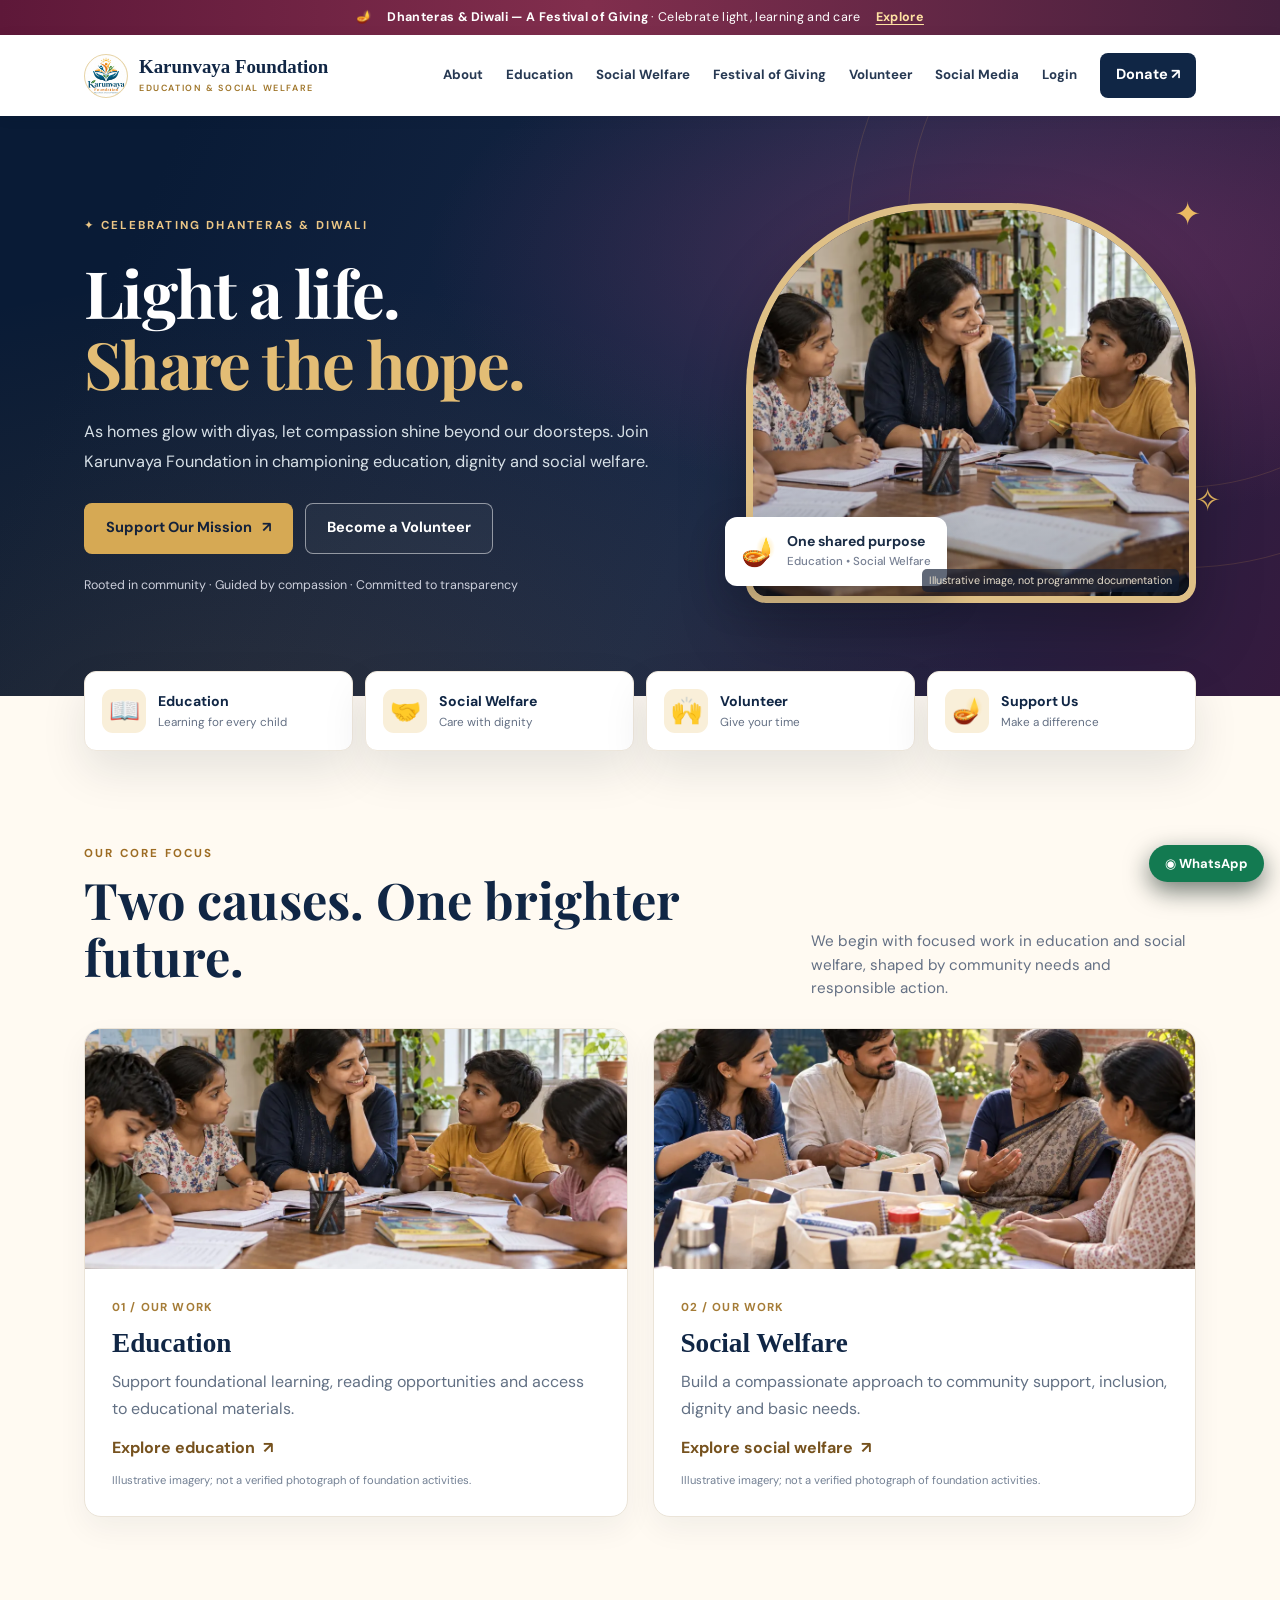
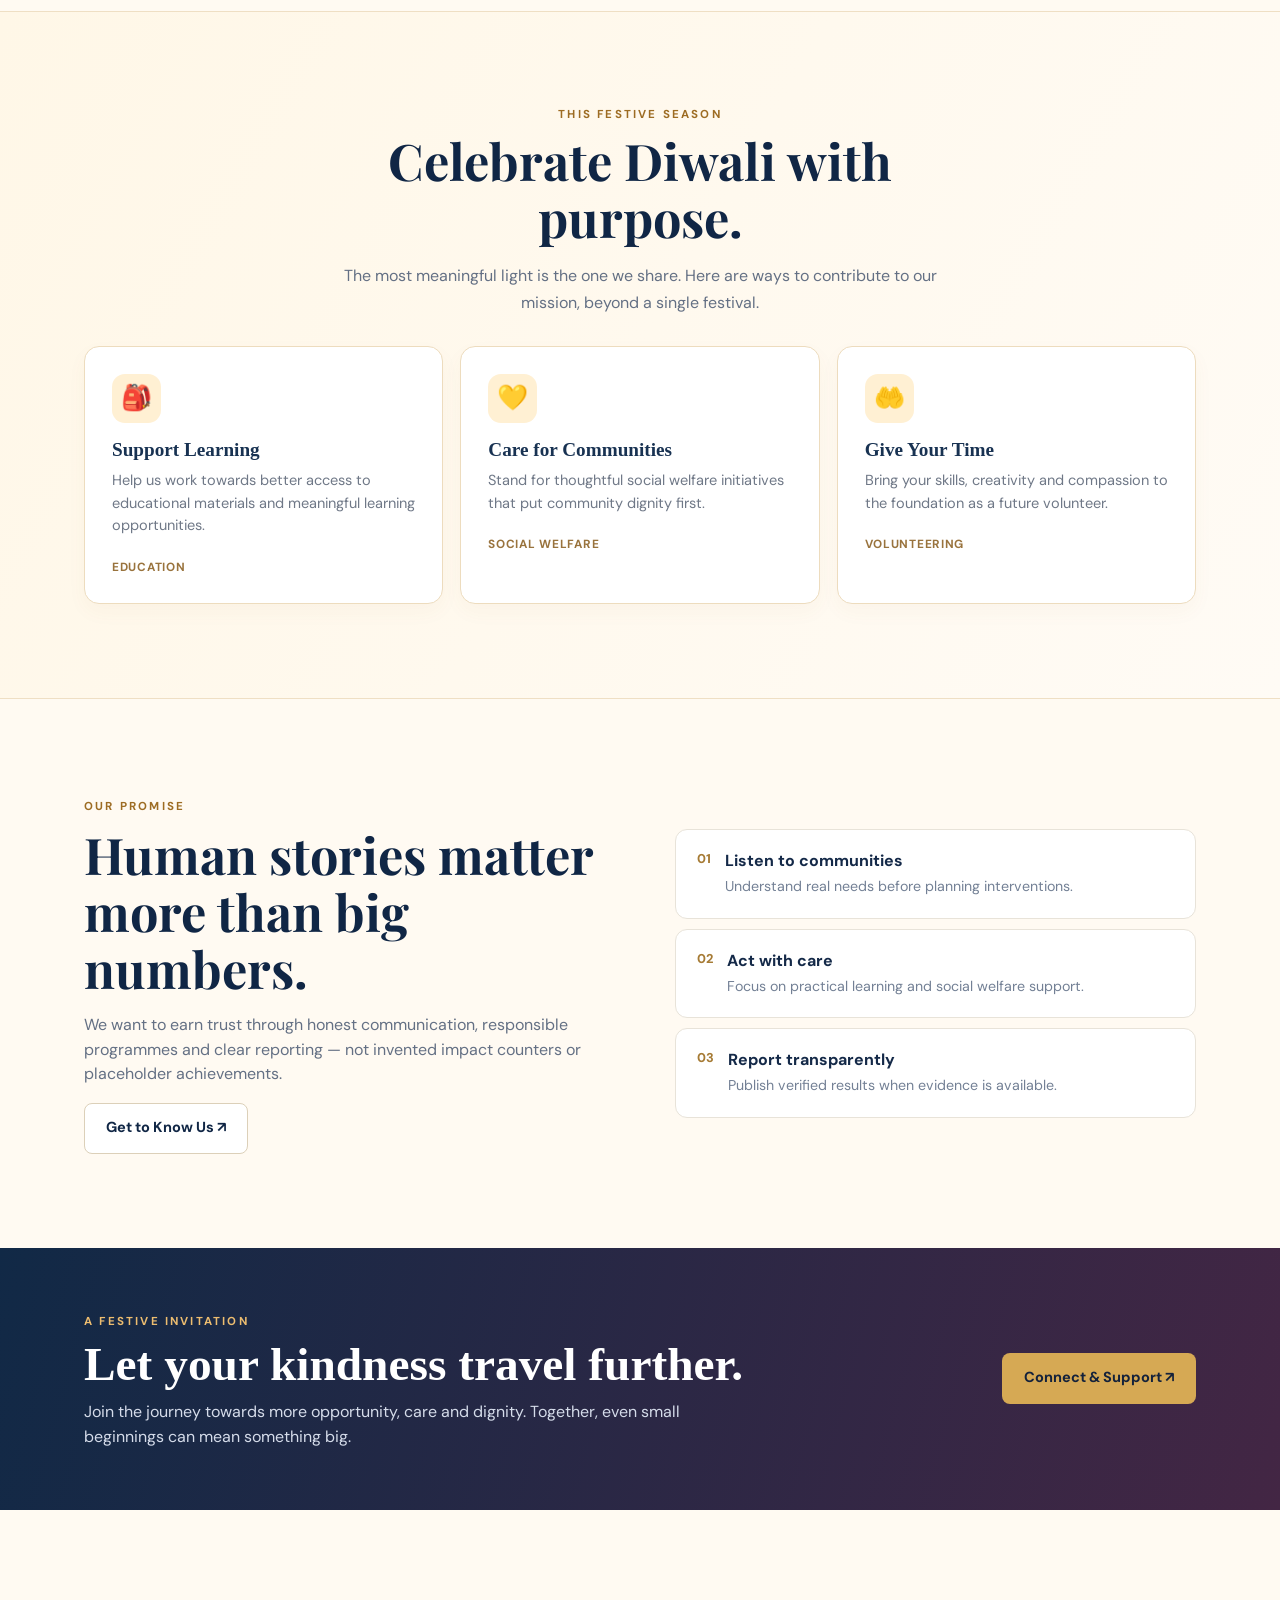
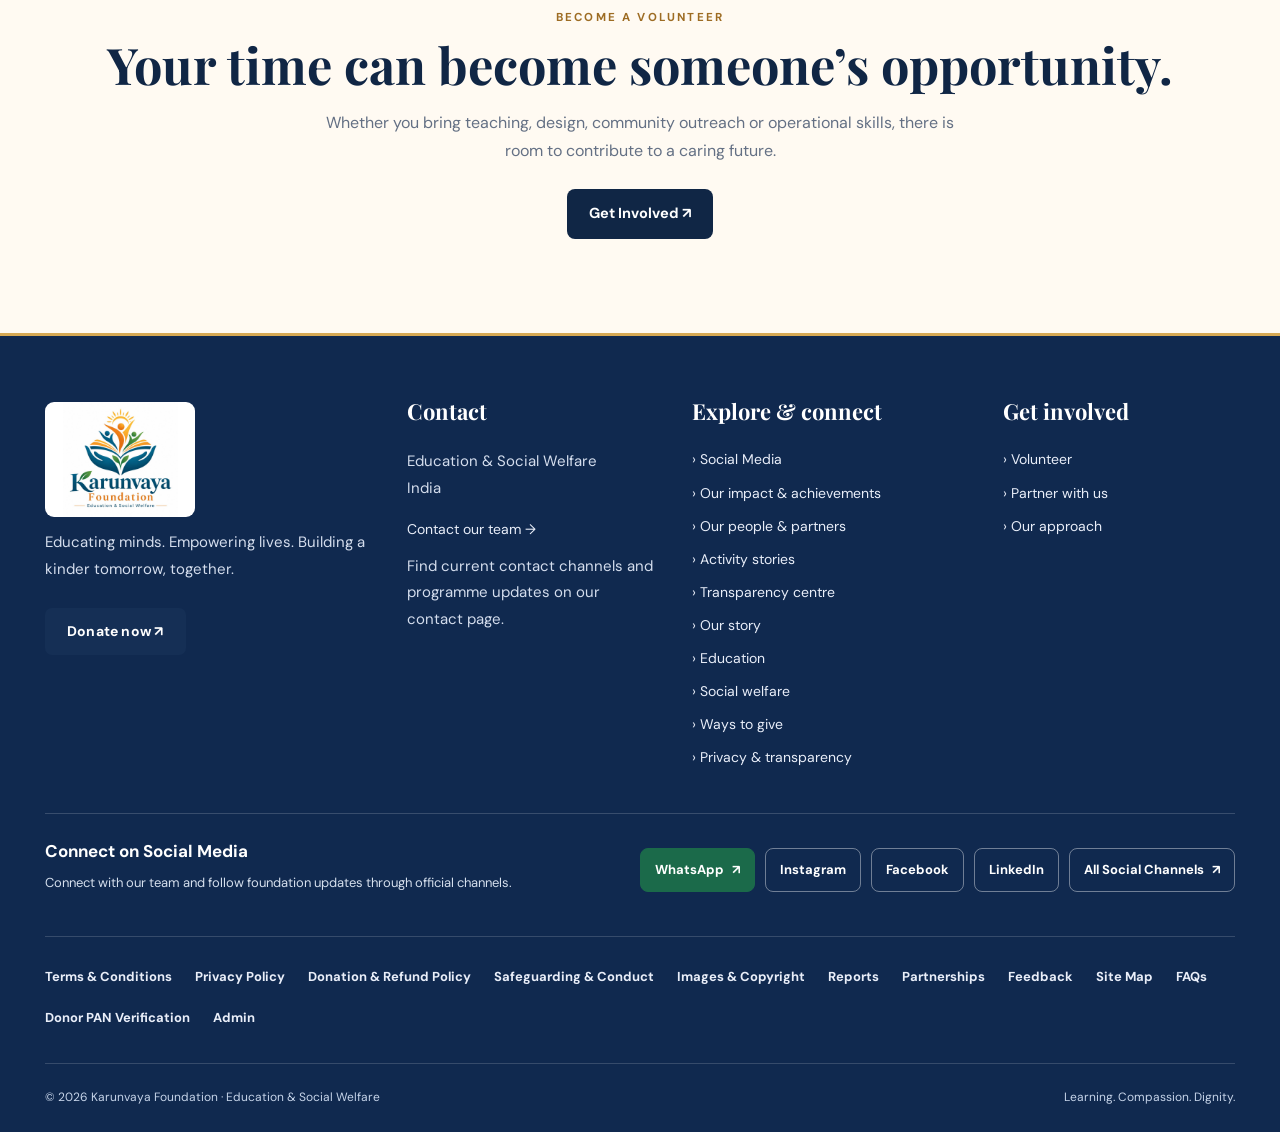
<file: index.html>
<!doctype html>
<html lang="en">
<head>
<meta charset="utf-8">
<meta name="viewport" content="width=device-width, initial-scale=1">
<meta name="theme-color" content="#0e2241">
<meta name="description" content="Karunvaya Foundation — celebrating the spirit of giving through education and social welfare.">
<title>Karunvaya Foundation | Festival of Giving</title>
<style>
@import url('https://fonts.googleapis.com/css2?family=DM+Sans:wght@400;500;600;700&family=Playfair+Display:wght@600;700&display=swap');
:root{--navy:#102645;--navy2:#07162c;--maroon:#5f2148;--gold:#d6a954;--gold2:#fff0c9;--cream:#fffaf2;--ink:#203149;--muted:#647084;--line:#e7e2d9;--white:#fff;--shadow:0 20px 45px rgba(10,27,51,.1)}
*{box-sizing:border-box}html{scroll-behavior:smooth}body{margin:0;background:var(--cream);color:var(--ink);font:16px/1.55 'DM Sans',system-ui,sans-serif}a{color:inherit;text-decoration:none}button{font:inherit}img{display:block;width:100%;object-fit:cover}button,a{outline-offset:4px}.container{max-width:1160px;margin:auto;padding:0 24px}.eyebrow{font-size:.72rem;letter-spacing:.19em;text-transform:uppercase;font-weight:700}.section-title{font:700 clamp(2rem,4vw,3.15rem)/1.13 'Playfair Display',Georgia,serif;margin:.5rem 0 1rem;color:var(--navy)}.section-intro{max-width:630px;color:var(--muted);margin:0 auto;line-height:1.7}.btn{display:inline-flex;align-items:center;justify-content:center;gap:10px;padding:13px 21px;border-radius:8px;font-weight:700;font-size:.91rem;transition:transform .2s,background .2s,box-shadow .2s;border:1px solid transparent;min-height:48px}.btn:hover{transform:translateY(-2px);box-shadow:0 9px 24px rgba(0,0,0,.12)}.btn-gold{background:var(--gold);color:#14223b}.btn-outline{border-color:rgba(255,255,255,.5);color:white;background:rgba(255,255,255,.04)}.btn-navy{background:var(--navy);color:white}.btn-soft{border-color:#dcd0b9;background:#fff;color:var(--navy)}
.announcement{background:linear-gradient(90deg,#5e1839,#812e4d 46%,#45203e);color:#fff}.announcement .container{display:flex;justify-content:center;align-items:center;gap:15px;min-height:35px;font-size:.78rem;letter-spacing:.025em;text-align:center;padding-block:6px}.announcement a{text-decoration:underline;text-underline-offset:3px;font-weight:700;color:#ffe2a3}
.site-header{background:rgba(255,255,255,.97);position:sticky;top:0;z-index:50;box-shadow:0 2px 13px rgba(7,24,48,.07)}.header-inner{display:flex;gap:28px;justify-content:space-between;align-items:center;min-height:81px}.brand{display:flex;align-items:center;gap:11px;min-width:0}.brand-badge{width:44px;height:44px;flex:none;overflow:hidden;border:1.8px solid #e6d3a6;border-radius:50%;display:grid;place-items:center;background:linear-gradient(135deg,#fdf6e9,#e8d6aa);font:700 26px Georgia,serif;color:#1a3454}.brand-badge img{width:100%;height:100%;object-fit:cover;border-radius:50%}.brand-name{font-family:Georgia,serif;font-size:1.18rem;color:var(--navy);font-weight:700;line-height:1.06;white-space:nowrap}.brand-name small{display:block;margin-top:5px;font:600 .56rem 'DM Sans',sans-serif;letter-spacing:.18em;color:#9f7529}.nav{display:flex;gap:23px;align-items:center}.nav a:not(.btn){font-size:.83rem;font-weight:700;color:#273953;white-space:nowrap}.nav a:hover{color:#ab7933}.header-cta{padding:10px 15px;min-height:40px}.menu{display:none;background:transparent;border:1px solid #d3d8de;border-radius:8px;width:44px;height:42px;color:var(--navy);cursor:pointer;font-size:22px}
.hero{background:radial-gradient(ellipse at 82% 24%,rgba(147,57,112,.45),transparent 42%),radial-gradient(ellipse at 20% 115%,rgba(227,147,46,.13),transparent 54%),linear-gradient(115deg,#091b36 12%,#182847 57%,#351a3e);color:#fff;position:relative;overflow:hidden}.hero:before,.hero:after{content:'';position:absolute;border:1px solid rgba(231,177,84,.15);border-radius:50%;pointer-events:none}.hero:before{width:540px;height:540px;right:-170px;top:-170px}.hero:after{width:670px;height:670px;right:-240px;top:-220px}.hero-grid{min-height:565px;display:grid;grid-template-columns:1.12fr .88fr;align-items:center;gap:42px;padding-block:70px 75px;position:relative;z-index:2}.hero .eyebrow{color:#ebc686;display:inline-flex;align-items:center;gap:8px}.hero h1{font:700 clamp(2.5rem,5.1vw,4.9rem)/1.09 'Playfair Display',Georgia,serif;margin:19px 0 19px;max-width:730px;letter-spacing:-.025em}.hero h1 em{color:#e3bd75;font-style:normal}.hero p{color:#d7e0e7;font-size:1.02rem;max-width:565px;line-height:1.8;margin:0 0 27px}.hero-actions{display:flex;gap:12px;flex-wrap:wrap}.hero-trust{font-size:.78rem;color:#cccfdb;margin-top:22px}.visual{min-width:0;position:relative;padding:17px 0 18px 21px}.visual-frame{height:400px;border-radius:185px 185px 20px 20px;overflow:hidden;border:7px solid rgba(235,202,138,.93);background:#4a4156;box-shadow:0 28px 65px rgba(0,0,0,.26);position:relative}.visual-frame img{height:100%;filter:saturate(.92)}.visual-frame:after{content:'';position:absolute;inset:40% 0 0;background:linear-gradient(transparent,rgba(12,22,43,.32))}.visual-badge{position:absolute;left:0;bottom:35px;background:#fff;border-radius:12px;padding:13px 16px;box-shadow:0 15px 35px #10162b44;color:#1a2c45;display:flex;gap:11px;align-items:center;font-size:.88rem;font-weight:700;max-width:240px}.visual-badge span:first-child{font-size:28px}.visual-badge small{display:block;color:#788194;font-weight:500;font-size:.72rem}.spark{position:absolute;color:#ebbb63;font-size:2rem}.s1{top:4px;right:-5px}.s2{bottom:95px;right:-25px}.image-credit{font-size:.67rem;color:#e7decc;position:absolute;right:17px;bottom:29px;z-index:3;background:#111d34aa;padding:3px 7px;border-radius:5px}
.quick{position:relative;z-index:3;margin-top:-25px}.quick-grid{display:grid;grid-template-columns:repeat(4,minmax(0,1fr));gap:12px}.quick a{background:white;border:1px solid #eee7dc;border-radius:12px;box-shadow:var(--shadow);padding:17px;display:flex;gap:12px;align-items:center;transition:transform .2s}.quick a:hover{transform:translateY(-4px)}.quick-icon{width:44px;height:44px;display:grid;place-items:center;border-radius:11px;background:#f9efd9;font-size:25px;flex:none}.quick b{display:block;font-size:.88rem;color:var(--navy)}.quick small{font-size:.73rem;color:var(--muted);display:block}
.section{padding:94px 0}.section-head{display:flex;justify-content:space-between;align-items:end;gap:35px;margin-bottom:27px}.section-head p{max-width:385px;color:var(--muted);margin:0;font-size:.95rem}.gold{color:#9d6c23}.programmes{display:grid;grid-template-columns:repeat(2,minmax(0,1fr));gap:25px}.programme{border-radius:17px;background:#fff;border:1px solid #ebe4d8;overflow:hidden;box-shadow:0 12px 30px rgba(17,33,57,.055)}.programme img{height:240px}.programme-content{padding:25px 27px 27px}.programme h3{font:700 1.7rem Georgia,serif;color:var(--navy);margin:9px 0}.programme p{color:#627084;line-height:1.7;margin:0 0 14px}.programme .tag{font-size:.72rem;color:#a57c37;font-weight:700;letter-spacing:.1em;text-transform:uppercase}.text-link{font-weight:700;color:#76521e;display:inline-flex;gap:8px;align-items:center}.illustration-note{font-size:.7rem;color:#738094;margin-top:11px}
.festival{background:linear-gradient(120deg,#fff7e7,#fffbf5);border-top:1px solid #efdfc4;border-bottom:1px solid #efdfc4}.festival-head{text-align:center;margin-bottom:30px}.festival .section-title{max-width:670px;margin-inline:auto}.ways-grid{display:grid;grid-template-columns:repeat(3,minmax(0,1fr));gap:17px}.way{background:white;padding:27px;border:1px solid #eddcbe;border-radius:15px;box-shadow:0 8px 20px #9872380a}.way-icon{width:49px;height:49px;border-radius:13px;background:#fff0d3;display:grid;place-items:center;font-size:25px}.way h3{font:700 1.2rem Georgia,serif;color:#183252;margin:16px 0 9px}.way p{color:#6f7887;margin:0;font-size:.91rem}.way small{display:block;font-size:.74rem;letter-spacing:.06em;text-transform:uppercase;margin-top:20px;color:#99733d;font-weight:700}
.approach{display:grid;grid-template-columns:1fr 1fr;gap:70px;align-items:center}.approach .section-title{max-width:570px}.approach p{color:var(--muted)}.principles{display:grid;gap:10px}.principle{padding:19px 21px;border:1px solid #e8e3d9;background:white;border-radius:12px;display:flex;gap:14px;align-items:start}.principle-num{color:#a67b35;font-size:.8rem;font-weight:800}.principle b{display:block;font-size:1rem;color:#142948}.principle span{font-size:.89rem;color:#738095}
.cta-band{padding:60px 0;background:linear-gradient(105deg,#112946,#432644);color:white}.cta-inner{display:flex;justify-content:space-between;align-items:center;gap:25px}.cta-band h2{margin:4px 0 8px;font:700 clamp(1.85rem,3.7vw,3rem)/1.17 Georgia,serif}.cta-band p{margin:0;color:#d5dcea;max-width:670px}
.footer{background:#081a30;color:#d3d9e4;padding:46px 0 24px}.footer-grid{display:grid;grid-template-columns:1.4fr 1fr 1fr;gap:35px}.footer h3{font:700 1.34rem Georgia,serif;color:white;margin:0 0 10px}.footer p{max-width:350px;font-size:.88rem;line-height:1.7;color:#aab8cd}.footer h4{font-size:.8rem;letter-spacing:.11em;text-transform:uppercase;color:#e6bd79;margin:0 0 13px}.footer a{display:block;font-size:.88rem;padding:4px 0;color:#c5d0df}.footer a:hover{color:#e4b976}.footer-bottom{margin-top:34px;border-top:1px solid #31435b;padding-top:18px;font-size:.77rem;color:#9ba9bc;display:flex;align-items:center;justify-content:space-between;gap:14px}.tiny-diya{color:#efc477}
@media(max-width:950px){.nav{gap:13px}.nav a:not(.btn){font-size:.77rem}.hero-grid{gap:23px}.visual-frame{height:360px}.hero h1{font-size:3.25rem}.brand-name{font-size:1rem}.header-cta{display:none}}
@media(max-width:760px){.container{padding-inline:18px}.announcement .container{font-size:.69rem;gap:7px}.header-inner{min-height:69px}.menu{display:block}.nav{position:absolute;top:100%;left:0;right:0;background:#fff;display:none;flex-direction:column;align-items:stretch;padding:13px 22px 22px;gap:3px;box-shadow:0 18px 24px #0a1c3326}.nav.open{display:flex}.nav a:not(.btn){padding:10px;font-size:.96rem}.nav a.btn{display:flex}.hero-grid{grid-template-columns:1fr;min-height:auto;padding-block:55px 61px;gap:12px}.hero h1{font-size:clamp(2.5rem,9vw,3.65rem);max-width:550px}.hero p{font-size:.95rem}.visual{max-width:430px;width:100%;margin:auto}.visual-frame{height:330px}.quick{margin-top:-18px}.quick-grid{grid-template-columns:repeat(2,minmax(0,1fr))}.section{padding:65px 0}.section-head{display:block}.section-head p{max-width:640px}.programmes{grid-template-columns:1fr}.ways-grid{grid-template-columns:1fr}.approach{grid-template-columns:1fr;gap:23px}.cta-inner{display:block}.cta-inner a{margin-top:25px}.footer-grid{grid-template-columns:1fr 1fr;gap:25px}.footer-grid>div:first-child{grid-column:1/-1}.footer-bottom{flex-wrap:wrap}}
@media(max-width:420px){.quick a{padding:12px;gap:8px}.quick-icon{height:37px;width:37px;font-size:21px}.quick b{font-size:.77rem}.quick small{font-size:.65rem}.hero-actions .btn{width:100%}.brand-name{font-size:.92rem}.visual-frame{height:300px}.visual-badge{bottom:20px}.image-credit{bottom:18px}}
@media(prefers-reduced-motion:reduce){*,*:before,*:after{scroll-behavior:auto!important;transition:none!important}}

/* Site-wide original detailed footer preserved on festive homepage */
.kv-footer{background:#10294f;color:#fff;padding:56px 0 24px;border-top:3px solid #d6a954;font-family:"DM Sans",sans-serif}
.kv-footer .shell{width:min(calc(100% - 64px),1190px);margin-inline:auto}
.kv-footer .kv-footer-grid{display:grid;grid-template-columns:1.23fr .94fr 1.04fr .88fr;gap:38px;align-items:start}
.kv-footer .kv-footer-logo{width:150px;max-width:100%;height:115px;object-fit:contain;background:white;border-radius:9px;display:block}
.kv-footer h3{font-family:"Playfair Display",Georgia,serif;color:#fff;font-size:22px;font-weight:700;margin:2px 0 20px}
.kv-footer p{font-size:15px;line-height:1.75;color:#d4dded;margin:12px 0 17px}
.kv-footer a{display:block;color:#e9eef9;font-size:14px;line-height:1.65;text-decoration:none;margin:10px 0;overflow-wrap:anywhere}
.kv-footer a:hover,.kv-footer a:focus-visible{color:#fff;text-decoration:underline;text-underline-offset:3px}
.kv-footer .footer-donate{display:inline-flex;align-items:center;justify-content:center;background:#152f55;color:#fff;padding:12px 22px;border-radius:7px;font-weight:700;letter-spacing:.015em;margin-top:9px}
.kv-footer .footer-donate:hover{background:#d6a954;color:#102645;text-decoration:none}
.kv-footer nav.policy-links{display:flex!important;position:static!important;flex-direction:row!important;flex-wrap:wrap!important;align-items:center;gap:10px 23px;width:100%;padding:24px 0 0!important;margin:30px 0 0!important;border:0;border-top:1px solid rgba(255,255,255,.16);background:none!important;box-shadow:none!important;max-height:none}
.kv-footer nav.policy-links a{font-size:13px;font-weight:700;margin:0;white-space:normal;padding:5px 0;border:0}
.kv-footer .kv-footer-bottom{border-top:1px solid rgba(255,255,255,.16);margin-top:30px;padding-top:24px;display:flex;align-items:center;justify-content:space-between;gap:20px;color:#c6d4e9;font-size:12px;line-height:1.6}
@media(max-width:920px){.kv-footer .kv-footer-grid{grid-template-columns:1fr 1fr;gap:38px 30px}}
@media(max-width:600px){.kv-footer{padding:48px 0 18px}.kv-footer .shell{width:calc(100% - 36px)}.kv-footer .kv-footer-grid{grid-template-columns:minmax(0,1fr) minmax(0,1fr);gap:32px 20px}.kv-footer .kv-footer-logo{width:108px;height:88px}.kv-footer h3{font-size:18px;margin:0 0 16px}.kv-footer p{font-size:13px;line-height:1.7;margin:10px 0 14px}.kv-footer a{font-size:13px;line-height:1.65;margin:9px 0}.kv-footer .footer-donate{padding:10px 13px;font-size:12px}.kv-footer nav.policy-links{gap:9px 17px;margin-top:28px!important;padding-top:20px!important}.kv-footer nav.policy-links a{font-size:11px;padding:2px 0}.kv-footer .kv-footer-bottom{display:flex;flex-wrap:wrap;gap:8px;font-size:10px}}
@media(max-width:350px){.kv-footer .kv-footer-grid{gap:24px 12px}.kv-footer h3{font-size:16px}.kv-footer a{font-size:12px}}


.kf-social{display:flex;align-items:center;justify-content:space-between;gap:20px;flex-wrap:wrap;border-top:1px solid rgba(255,255,255,.17);margin-top:34px;padding:24px 0 4px}
.kf-social strong{display:block;font-weight:700;font-size:17px;color:#fff}
.kf-social p{font-size:13px;line-height:1.6;color:#d5dfed;margin:8px 0}
.kf-social .kf-social-actions{display:flex;gap:10px;flex-wrap:wrap}
.kf-social .kf-social-actions a{display:inline-flex;gap:8px;border:1px solid rgba(255,255,255,.4);color:#fff;border-radius:8px;font-weight:700;font-size:13px;margin:0;padding:10px 14px}
.kf-social .kf-social-actions a:first-child{background:#1b6a4a;border-color:#1b6a4a}
.kf-social .kf-social-actions a:hover{text-decoration:none;filter:brightness(1.14)}
.kf-float-wa{position:fixed;right:16px;bottom:18px;z-index:1000;display:flex;align-items:center;gap:7px;background:#137a51;color:white!important;border-radius:999px;padding:12px 16px;box-shadow:0 9px 25px #071b1390;font-weight:700;font-size:13px;text-decoration:none;line-height:1}
.kf-float-wa:focus-visible{outline:3px solid #fff;outline-offset:3px}
@media(max-width:600px){.kf-social{align-items:flex-start;gap:15px}.kf-social .kf-social-actions{width:100%}.kf-float-wa{bottom:15px;right:12px;padding:10px 13px;font-size:12px}}
</style>
<meta property="og:title" content="Karunvaya Foundation | Festival of Giving"><meta property="og:description" content="Support education and social welfare this festive season."></head>
<body>
<div class="announcement"><div class="container"><span aria-hidden="true">🪔</span><span><b>Dhanteras & Diwali — A Festival of Giving</b> · Celebrate light, learning and care</span><a href="#festival">Explore</a></div></div>
<header class="site-header"><div class="container header-inner"><a class="brand" href="/" aria-label="Karunvaya Foundation home"><span class="brand-badge" aria-hidden="true"><img src="/assets/karunvaya-foundation-logo.jpg" alt=""></span><span class="brand-name">Karunvaya Foundation<small>EDUCATION & SOCIAL WELFARE</small></span></a><button class="menu" id="menu" aria-label="Toggle navigation" aria-controls="main-nav" aria-expanded="false">☰</button><nav class="nav" id="main-nav" aria-label="Main navigation"><a href="/about.html">About</a><a href="/education.html">Education</a><a href="/social-welfare.html">Social Welfare</a><a href="#festival">Festival of Giving</a><a href="/volunteer.html">Volunteer</a><a href="/social.html">Social Media</a><a href="/login.html">Login</a><a class="btn btn-navy header-cta" href="/donate.html">Donate ↗</a></nav></div></header>
<main id="top">
<section class="hero" aria-labelledby="hero-title"><div class="container hero-grid"><div><span class="eyebrow">✦ Celebrating Dhanteras & Diwali</span><h1 id="hero-title">Light a life.<br><em>Share the hope.</em></h1><p>As homes glow with diyas, let compassion shine beyond our doorsteps. Join Karunvaya Foundation in championing education, dignity and social welfare.</p><div class="hero-actions"><a class="btn btn-gold" href="/donate.html">Support Our Mission <span>↗</span></a><a class="btn btn-outline" href="/volunteer.html">Become a Volunteer</a></div><div class="hero-trust">Rooted in community · Guided by compassion · Committed to transparency</div></div><div class="visual" aria-label="Illustration of community education"><span class="spark s1">✦</span><span class="spark s2">✧</span><div class="visual-frame"><img src="/assets/indian-learning.webp" alt="Illustrative Indian education scene" loading="eager"></div><div class="visual-badge"><span>🪔</span><span>One shared purpose<small>Education • Social Welfare</small></span></div><span class="image-credit">Illustrative image, not programme documentation</span></div></div></section>
<div class="quick"><div class="container quick-grid"><a href="/education.html"><span class="quick-icon">📖</span><span><b>Education</b><small>Learning for every child</small></span></a><a href="/social-welfare.html"><span class="quick-icon">🤝</span><span><b>Social Welfare</b><small>Care with dignity</small></span></a><a href="/volunteer.html"><span class="quick-icon">🙌</span><span><b>Volunteer</b><small>Give your time</small></span></a><a href="/donate.html"><span class="quick-icon">🪔</span><span><b>Support Us</b><small>Make a difference</small></span></a></div></div>
<section class="section" id="programmes"><div class="container"><div class="section-head"><div><div class="eyebrow gold">Our core focus</div><h2 class="section-title">Two causes. One brighter future.</h2></div><p>We begin with focused work in education and social welfare, shaped by community needs and responsible action.</p></div><div class="programmes"><article class="programme"><img src="/assets/indian-learning.webp" alt="Illustrative Indian children participating in learning" loading="lazy"><div class="programme-content"><span class="tag">01 / Our Work</span><h3>Education</h3><p>Support foundational learning, reading opportunities and access to educational materials.</p><a class="text-link" href="/education.html">Explore education <span aria-hidden="true">↗</span></a><div class="illustration-note">Illustrative imagery; not a verified photograph of foundation activities.</div></div></article><article class="programme"><img src="/assets/indian-community.webp" alt="Illustrative Indian community social welfare scene" loading="lazy"><div class="programme-content"><span class="tag">02 / Our Work</span><h3>Social Welfare</h3><p>Build a compassionate approach to community support, inclusion, dignity and basic needs.</p><a class="text-link" href="/social-welfare.html">Explore social welfare <span aria-hidden="true">↗</span></a><div class="illustration-note">Illustrative imagery; not a verified photograph of foundation activities.</div></div></article></div></div></section>
<section class="section festival" id="festival"><div class="container"><div class="festival-head"><div class="eyebrow gold">This festive season</div><h2 class="section-title">Celebrate Diwali with purpose.</h2><p class="section-intro">The most meaningful light is the one we share. Here are ways to contribute to our mission, beyond a single festival.</p></div><div class="ways-grid"><article class="way"><span class="way-icon">🎒</span><h3>Support Learning</h3><p>Help us work towards better access to educational materials and meaningful learning opportunities.</p><small>Education</small></article><article class="way"><span class="way-icon">💛</span><h3>Care for Communities</h3><p>Stand for thoughtful social welfare initiatives that put community dignity first.</p><small>Social Welfare</small></article><article class="way"><span class="way-icon">🤲</span><h3>Give Your Time</h3><p>Bring your skills, creativity and compassion to the foundation as a future volunteer.</p><small>Volunteering</small></article></div></div></section>
<section class="section" id="about"><div class="container approach"><div><span class="eyebrow gold">Our promise</span><h2 class="section-title">Human stories matter more than big numbers.</h2><p>We want to earn trust through honest communication, responsible programmes and clear reporting — not invented impact counters or placeholder achievements.</p><a class="btn btn-soft" href="/contact.html">Get to Know Us ↗</a></div><div class="principles"><div class="principle"><strong class="principle-num">01</strong><div><b>Listen to communities</b><span>Understand real needs before planning interventions.</span></div></div><div class="principle"><strong class="principle-num">02</strong><div><b>Act with care</b><span>Focus on practical learning and social welfare support.</span></div></div><div class="principle"><strong class="principle-num">03</strong><div><b>Report transparently</b><span>Publish verified results when evidence is available.</span></div></div></div></div></section>
<section class="cta-band" id="support"><div class="container cta-inner"><div><span class="eyebrow" style="color:#edbd70">A festive invitation</span><h2>Let your kindness travel further.</h2><p>Join the journey towards more opportunity, care and dignity. Together, even small beginnings can mean something big.</p></div><a class="btn btn-gold" href="/contact.html">Connect & Support ↗</a></div></section>
<section class="section" id="volunteer"><div class="container" style="text-align:center"><span class="eyebrow gold">Become a Volunteer</span><h2 class="section-title">Your time can become someone’s opportunity.</h2><p class="section-intro">Whether you bring teaching, design, community outreach or operational skills, there is room to contribute to a caring future.</p><p style="margin:25px 0 0"><a class="btn btn-navy" href="/contact.html">Get Involved ↗</a></p></div></section>
</main>
<footer class="kv-footer"><div class="shell"><div class="kv-footer-grid"><div><a href="/" aria-label="Karunvaya Foundation home"><img class="kv-footer-logo" src="/assets/karunvaya-foundation-logo.jpg" width="150" height="115" alt="Karunvaya Foundation"></a><p>Educating minds. Empowering lives. Building a kinder tomorrow, together.</p><a class="footer-donate" href="/donate.html">Donate now ↗</a></div><div><h3>Contact</h3><p>Education & Social Welfare<br>India</p><a href="/contact.html">Contact our team →</a><p>Find current contact channels and programme updates on our contact page.</p></div><div><h3>Explore & connect</h3><a href="/social.html">› Social Media</a><a href="/impact.html">› Our impact & achievements</a><a href="/community.html">› Our people & partners</a><a href="/activities.html">› Activity stories</a><a href="/transparency.html">› Transparency centre</a><a href="/about.html">› Our story</a><a href="/education.html">› Education</a><a href="/social-welfare.html">› Social welfare</a><a href="/donate.html">› Ways to give</a><a href="/privacy.html">› Privacy & transparency</a></div><div><h3>Get involved</h3><a href="/volunteer.html">› Volunteer</a><a href="/contact.html">› Partner with us</a><a href="/#about">› Our approach</a></div></div><section class="kf-social" id="kf-social" aria-label="Karunvaya Foundation social media"><div><strong>Connect on Social Media</strong><p>Connect with our team and follow foundation updates through official channels.</p></div><div class="kf-social-actions"><a href="https://wa.me/918127908375" target="_blank" rel="noopener noreferrer" aria-label="Contact Karunvaya Foundation on WhatsApp">WhatsApp <span aria-hidden="true">↗</span></a><a href="/social.html#instagram" aria-label="Instagram profile status">Instagram</a><a href="/social.html#facebook" aria-label="Facebook profile status">Facebook</a><a href="/social.html#linkedin" aria-label="LinkedIn profile status">LinkedIn</a><a href="/social.html">All Social Channels <span aria-hidden="true">↗</span></a></div></section><nav class="policy-links" aria-label="Policies and information"><a href="/terms.html">Terms & Conditions</a><a href="/privacy.html">Privacy Policy</a><a href="/refunds.html">Donation & Refund Policy</a><a href="/safeguarding.html">Safeguarding & Conduct</a><a href="/content-policy.html">Images & Copyright</a><a href="/transparency.html">Reports</a><a href="/contact.html">Partnerships</a><a href="/contact.html">Feedback</a><a href="/sitemap.html">Site Map</a><a href="/faq.html">FAQs</a><a href="/donate.html#kv-pan-gate">Donor PAN Verification</a><a href="/admin.html">Admin</a></nav><div class="kv-footer-bottom"><span>© <span id="year">2026</span> Karunvaya Foundation · Education & Social Welfare</span><span>Learning. Compassion. Dignity.</span></div></div></footer>
<script>
const menu=document.querySelector('#menu');const nav=document.querySelector('#main-nav');menu.addEventListener('click',()=>{const open=nav.classList.toggle('open');menu.setAttribute('aria-expanded',String(open));menu.textContent=open?'✕':'☰'});nav.querySelectorAll('a').forEach(link=>link.addEventListener('click',()=>{nav.classList.remove('open');menu.setAttribute('aria-expanded','false');menu.textContent='☰'}));
</script>
<a class="kf-float-wa" href="https://wa.me/918127908375" target="_blank" rel="noopener noreferrer" aria-label="Chat with Karunvaya Foundation on WhatsApp">◉ WhatsApp</a></body></html>
</file>
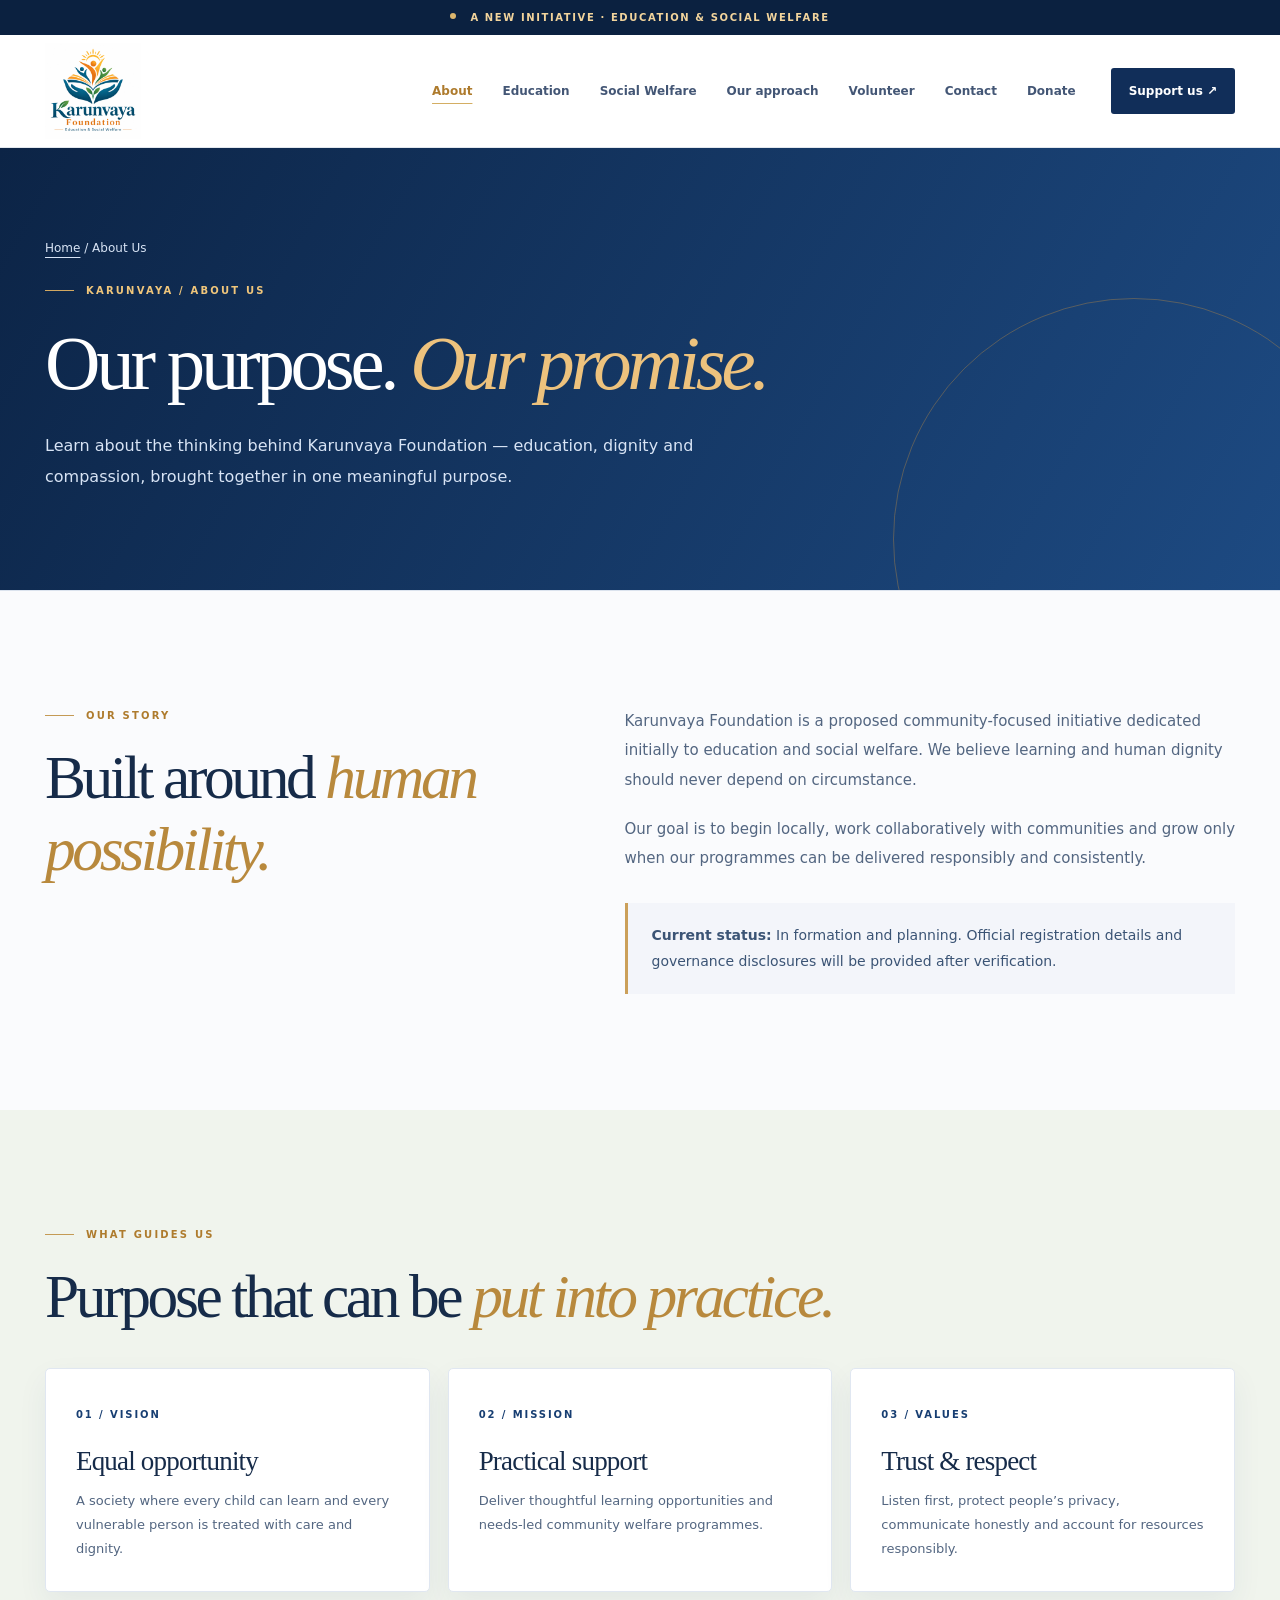
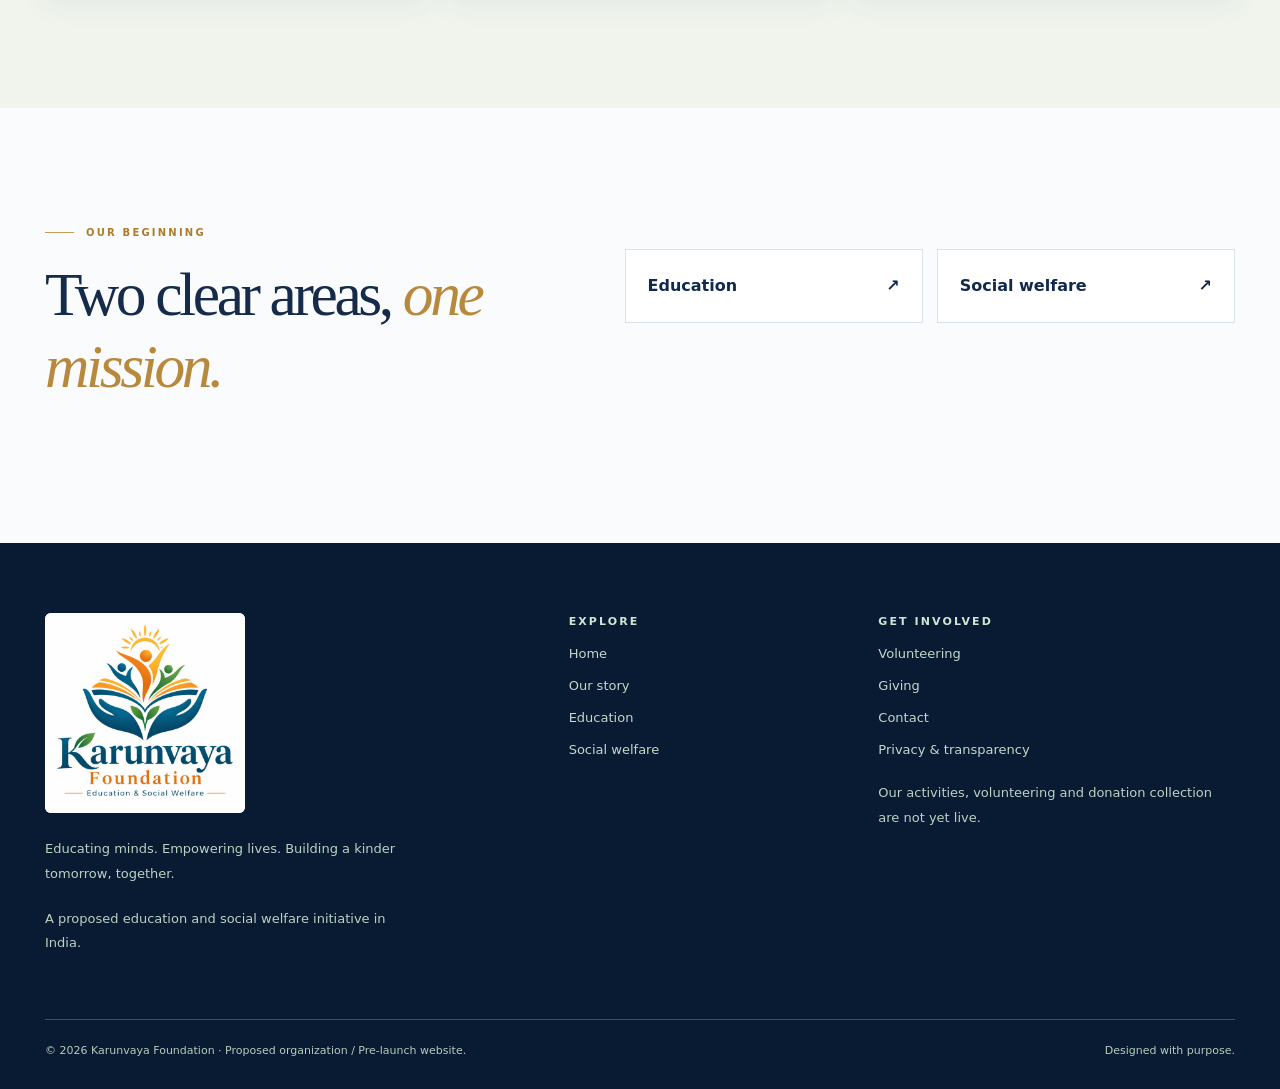
<file: about.html>
<!doctype html>
<html lang="en"><head><meta charset="utf-8"><meta name="viewport" content="width=device-width, initial-scale=1"><meta name="theme-color" content="#10294f"><meta name="description" content="Our vision, mission and values for Karunvaya Foundation."><title>About Us | Karunvaya Foundation</title><link rel="stylesheet" href="styles.css"></head>
<body id="top"><a class="skip" href="#main">Skip to content</a><div class="notice"><i></i> A NEW INITIATIVE · EDUCATION & SOCIAL WELFARE</div>
<header>
    <div class="shell topbar">
      <a class="brand" href="index.html" aria-label="Karunvaya Foundation home">
        <img class="brand-logo" src="assets/karunvaya-foundation-logo.jpg" alt="Karunvaya Foundation — Education &amp; Social Welfare" width="1280" height="1280">
      </a>
      <nav id="primary-nav" aria-label="Main navigation">
        <a href="about.html" aria-current="page">About</a><a href="education.html">Education</a><a href="social-welfare.html">Social Welfare</a><a href="index.html#approach">Our approach</a><a href="volunteer.html">Volunteer</a><a href="contact.html">Contact</a><a href="donate.html">Donate</a>
      </nav>
      <a class="header-cta" href="donate.html">Support us ↗</a>
      <button class="menu-toggle" id="menu-toggle" type="button" aria-label="Open menu" aria-controls="primary-nav" aria-expanded="false"><svg width="23" height="23" viewBox="0 0 24 24" fill="none" stroke="currentColor" stroke-width="1.7" stroke-linecap="round"><path d="M3 7h18M3 12h18M3 17h18"/></svg></button>
    </div>
  </header>
<main id="main"><section class="inner-hero"><div class="shell"><div class="crumb"><a href="index.html">Home</a> / About Us</div><span class="eyebrow">Karunvaya / About Us</span><h1>Our purpose. <em>Our promise.</em></h1><p>Learn about the thinking behind Karunvaya Foundation — education, dignity and compassion, brought together in one meaningful purpose.</p></div></section>

<section class="block"><div class="shell content-grid"><div><span class="eyebrow">Our story</span><h2 class="section-title">Built around <em>human possibility.</em></h2></div><div class="prose"><p>Karunvaya Foundation is a proposed community-focused initiative dedicated initially to education and social welfare. We believe learning and human dignity should never depend on circumstance.</p><p>Our goal is to begin locally, work collaboratively with communities and grow only when our programmes can be delivered responsibly and consistently.</p><div class="inline-callout"><strong>Current status:</strong> In formation and planning. Official registration details and governance disclosures will be provided after verification.</div></div></div></section>
<section class="block" style="background:#f0f4ed"><div class="shell"><span class="eyebrow">What guides us</span><h2 class="section-title">Purpose that can be <em>put into practice.</em></h2><div class="mini-cards"><article class="mini-card"><small>01 / VISION</small><h3>Equal opportunity</h3><p>A society where every child can learn and every vulnerable person is treated with care and dignity.</p></article><article class="mini-card"><small>02 / MISSION</small><h3>Practical support</h3><p>Deliver thoughtful learning opportunities and needs-led community welfare programmes.</p></article><article class="mini-card"><small>03 / VALUES</small><h3>Trust & respect</h3><p>Listen first, protect people’s privacy, communicate honestly and account for resources responsibly.</p></article></div></div></section>
<section class="block"><div class="shell content-grid"><div><span class="eyebrow">Our beginning</span><h2 class="section-title">Two clear areas, <em>one mission.</em></h2></div><div class="link-grid"><a href="education.html">Education <span>↗</span></a><a href="social-welfare.html">Social welfare <span>↗</span></a></div></div></section></main><footer class="foot"><div class="shell"><div class="foot-grid"><div><a class="foot-logo" href="index.html" aria-label="Karunvaya Foundation home"><img src="assets/karunvaya-foundation-logo.jpg" alt="Karunvaya Foundation — Education &amp; Social Welfare" width="1280" height="1280" loading="lazy" decoding="async"></a><p>Educating minds. Empowering lives. Building a kinder tomorrow, together.</p><p>A proposed education and social welfare initiative in India.</p></div><div><h3>Explore</h3><a href="index.html">Home</a><a href="about.html">Our story</a><a href="education.html">Education</a><a href="social-welfare.html">Social welfare</a></div><div><h3>Get involved</h3><a href="volunteer.html">Volunteering</a><a href="donate.html">Giving</a><a href="contact.html">Contact</a><a href="privacy.html">Privacy & transparency</a><p>Our activities, volunteering and donation collection are not yet live.</p></div></div><div class="foot-bottom"><span>© <span id="year">2026</span> Karunvaya Foundation · Proposed organization / Pre-launch website.</span><span>Designed with purpose.</span></div></div></footer><script src="script.js" defer></script></body></html>
</file>
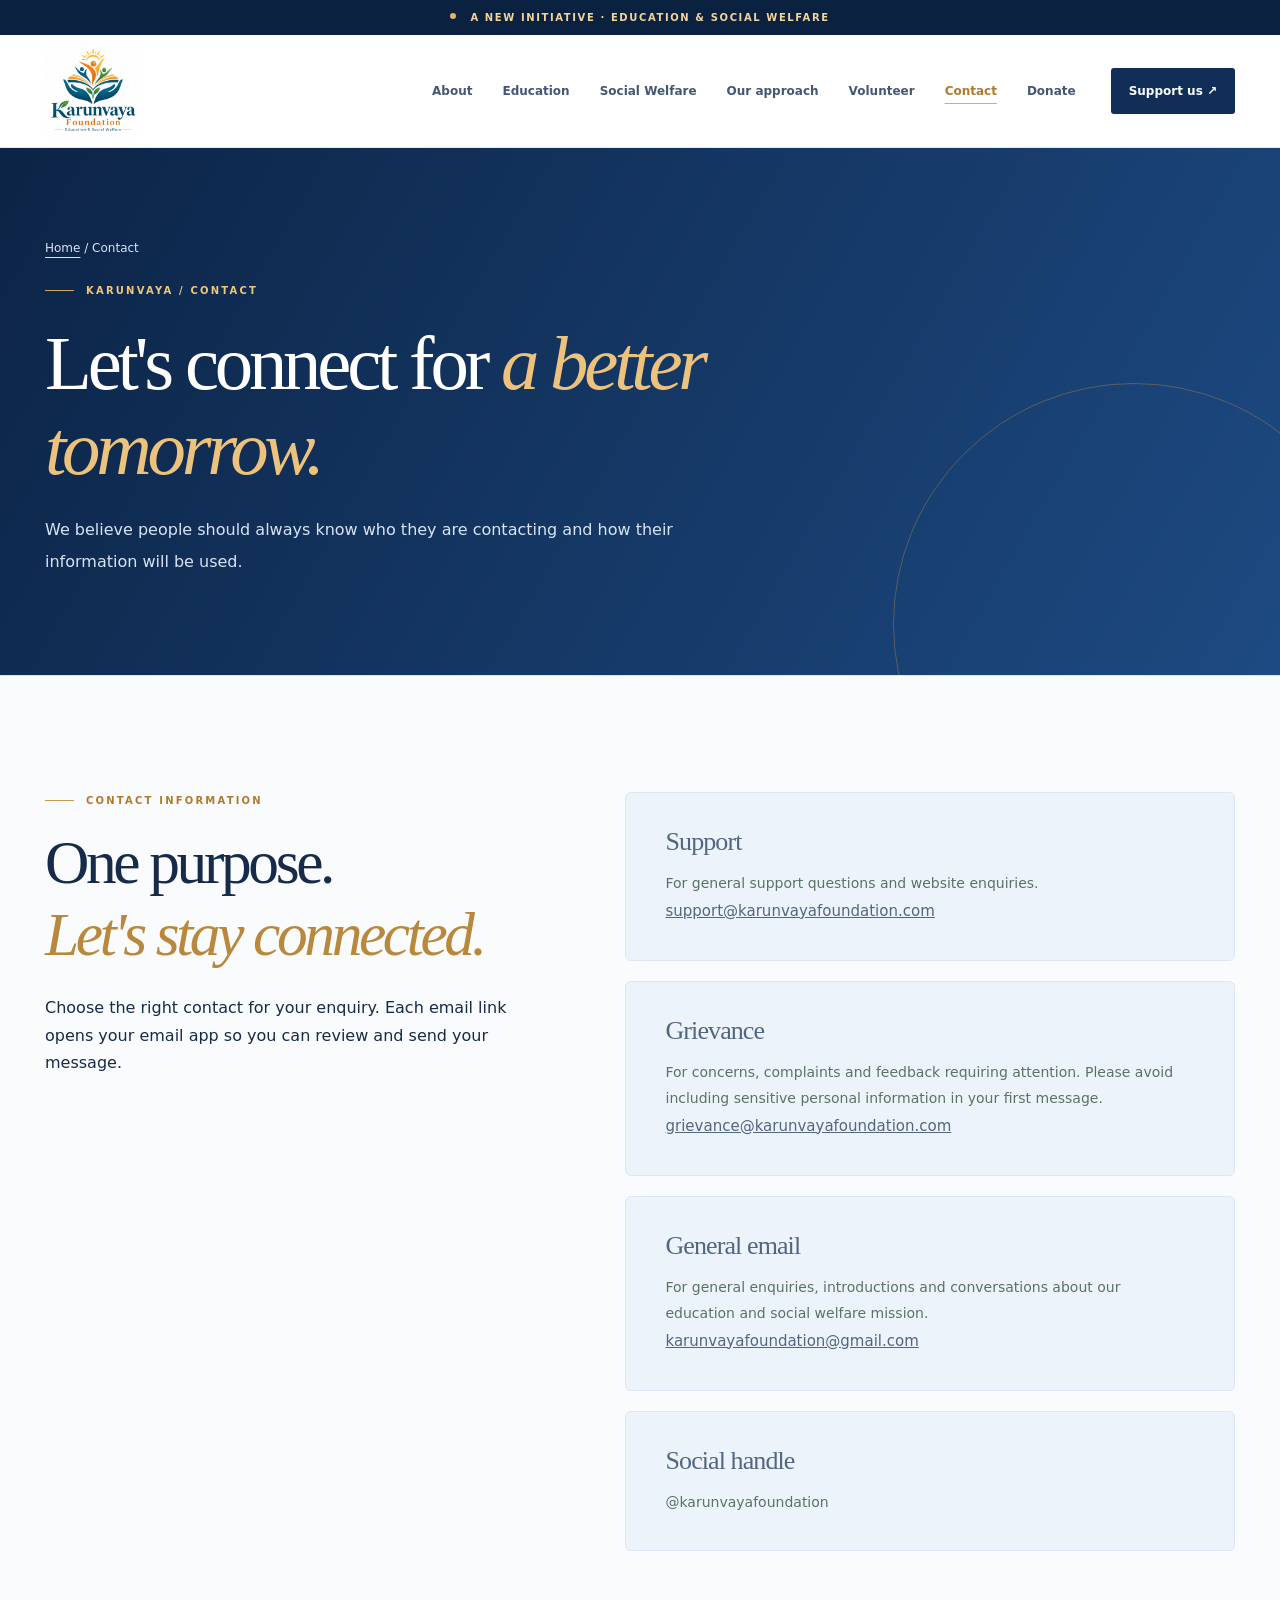
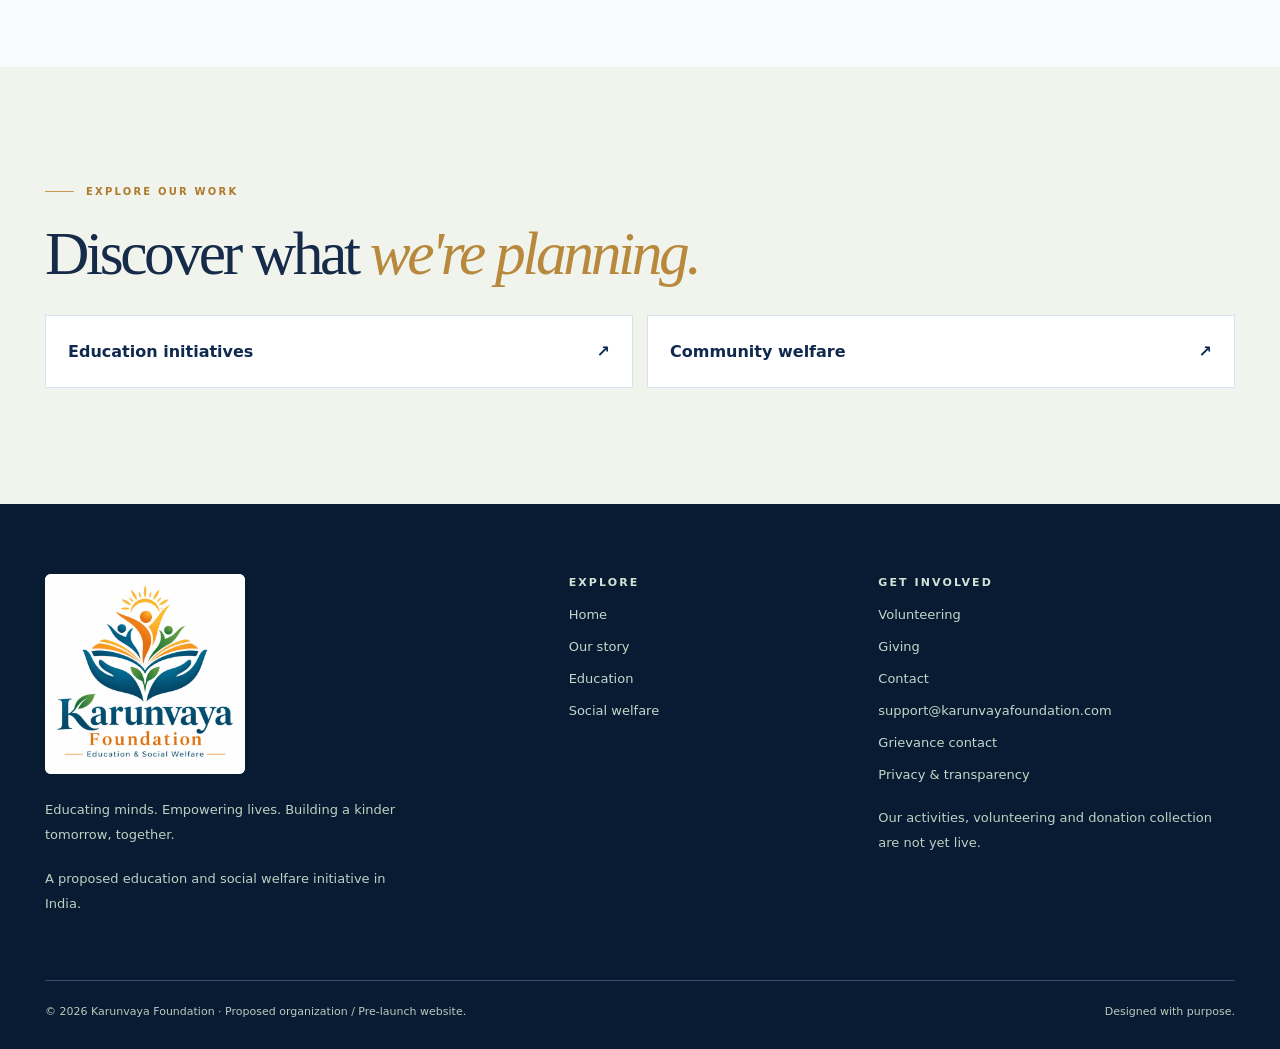
<file: contact.html>
<!doctype html>
<html lang="en"><head><meta charset="utf-8"><meta name="viewport" content="width=device-width, initial-scale=1"><meta name="theme-color" content="#10294f"><meta name="description" content="Contact Karunvaya Foundation for support, grievances and general enquiries."><title>Contact | Karunvaya Foundation</title><link rel="stylesheet" href="styles.css"></head>
<body id="top"><a class="skip" href="#main">Skip to content</a><div class="notice"><i></i> A NEW INITIATIVE · EDUCATION & SOCIAL WELFARE</div>
<header>
    <div class="shell topbar">
      <a class="brand" href="index.html" aria-label="Karunvaya Foundation home">
        <img class="brand-logo" src="assets/karunvaya-foundation-logo.jpg" alt="Karunvaya Foundation — Education &amp; Social Welfare" width="1280" height="1280">
      </a>
      <nav id="primary-nav" aria-label="Main navigation">
        <a href="about.html">About</a><a href="education.html">Education</a><a href="social-welfare.html">Social Welfare</a><a href="index.html#approach">Our approach</a><a href="volunteer.html">Volunteer</a><a href="contact.html" aria-current="page">Contact</a><a href="donate.html">Donate</a>
      </nav>
      <a class="header-cta" href="donate.html">Support us ↗</a>
      <button class="menu-toggle" id="menu-toggle" type="button" aria-label="Open menu" aria-controls="primary-nav" aria-expanded="false"><svg width="23" height="23" viewBox="0 0 24 24" fill="none" stroke="currentColor" stroke-width="1.7" stroke-linecap="round"><path d="M3 7h18M3 12h18M3 17h18"/></svg></button>
    </div>
  </header>
<main id="main"><section class="inner-hero"><div class="shell"><div class="crumb"><a href="index.html">Home</a> / Contact</div><span class="eyebrow">Karunvaya / Contact</span><h1>Let's connect for <em>a better tomorrow.</em></h1><p>We believe people should always know who they are contacting and how their information will be used.</p></div></section>

<section class="block" id="contact-channels"><div class="shell content-grid"><div><span class="eyebrow">Contact information</span><h2 class="section-title">One purpose.<br><em>Let's stay connected.</em></h2><p>Choose the right contact for your enquiry. Each email link opens your email app so you can review and send your message.</p></div><div class="prose" style="min-width:0">
<div class="soft-panel" id="support"><h3>Support</h3><p>For general support questions and website enquiries.</p><a style="overflow-wrap:anywhere;text-decoration:underline" href="mailto:support@karunvayafoundation.com">support@karunvayafoundation.com</a></div>
<div class="soft-panel" id="grievance" style="margin-top:20px"><h3>Grievance</h3><p>For concerns, complaints and feedback requiring attention. Please avoid including sensitive personal information in your first message.</p><a style="overflow-wrap:anywhere;text-decoration:underline" href="mailto:grievance@karunvayafoundation.com">grievance@karunvayafoundation.com</a></div>
<div class="soft-panel" id="general-email" style="margin-top:20px"><h3>General email</h3><p>For general enquiries, introductions and conversations about our education and social welfare mission.</p><a style="overflow-wrap:anywhere;text-decoration:underline" href="mailto:karunvayafoundation@gmail.com">karunvayafoundation@gmail.com</a></div>
<div class="soft-panel" id="social" style="margin-top:20px"><h3>Social handle</h3><p style="overflow-wrap:anywhere">@karunvayafoundation</p></div>
</div></div></section>
<section class="block" style="background:#f0f4ed"><div class="shell"><span class="eyebrow">Explore our work</span><h2 class="section-title">Discover what <em>we're planning.</em></h2><div class="link-grid"><a href="education.html">Education initiatives <span>↗</span></a><a href="social-welfare.html">Community welfare <span>↗</span></a></div></div></section></main><footer class="foot"><div class="shell"><div class="foot-grid"><div><a class="foot-logo" href="index.html" aria-label="Karunvaya Foundation home"><img src="assets/karunvaya-foundation-logo.jpg" alt="Karunvaya Foundation — Education &amp; Social Welfare" width="1280" height="1280" loading="lazy" decoding="async"></a><p>Educating minds. Empowering lives. Building a kinder tomorrow, together.</p><p>A proposed education and social welfare initiative in India.</p></div><div><h3>Explore</h3><a href="index.html">Home</a><a href="about.html">Our story</a><a href="education.html">Education</a><a href="social-welfare.html">Social welfare</a></div><div><h3>Get involved</h3><a href="volunteer.html">Volunteering</a><a href="donate.html">Giving</a><a href="contact.html">Contact</a><a style="overflow-wrap:anywhere" href="mailto:support@karunvayafoundation.com">support@karunvayafoundation.com</a><a href="contact.html#grievance">Grievance contact</a><a href="privacy.html">Privacy & transparency</a><p>Our activities, volunteering and donation collection are not yet live.</p></div></div><div class="foot-bottom"><span>© <span id="year">2026</span> Karunvaya Foundation · Proposed organization / Pre-launch website.</span><span>Designed with purpose.</span></div></div></footer><script src="script.js" defer></script></body></html>
</file>
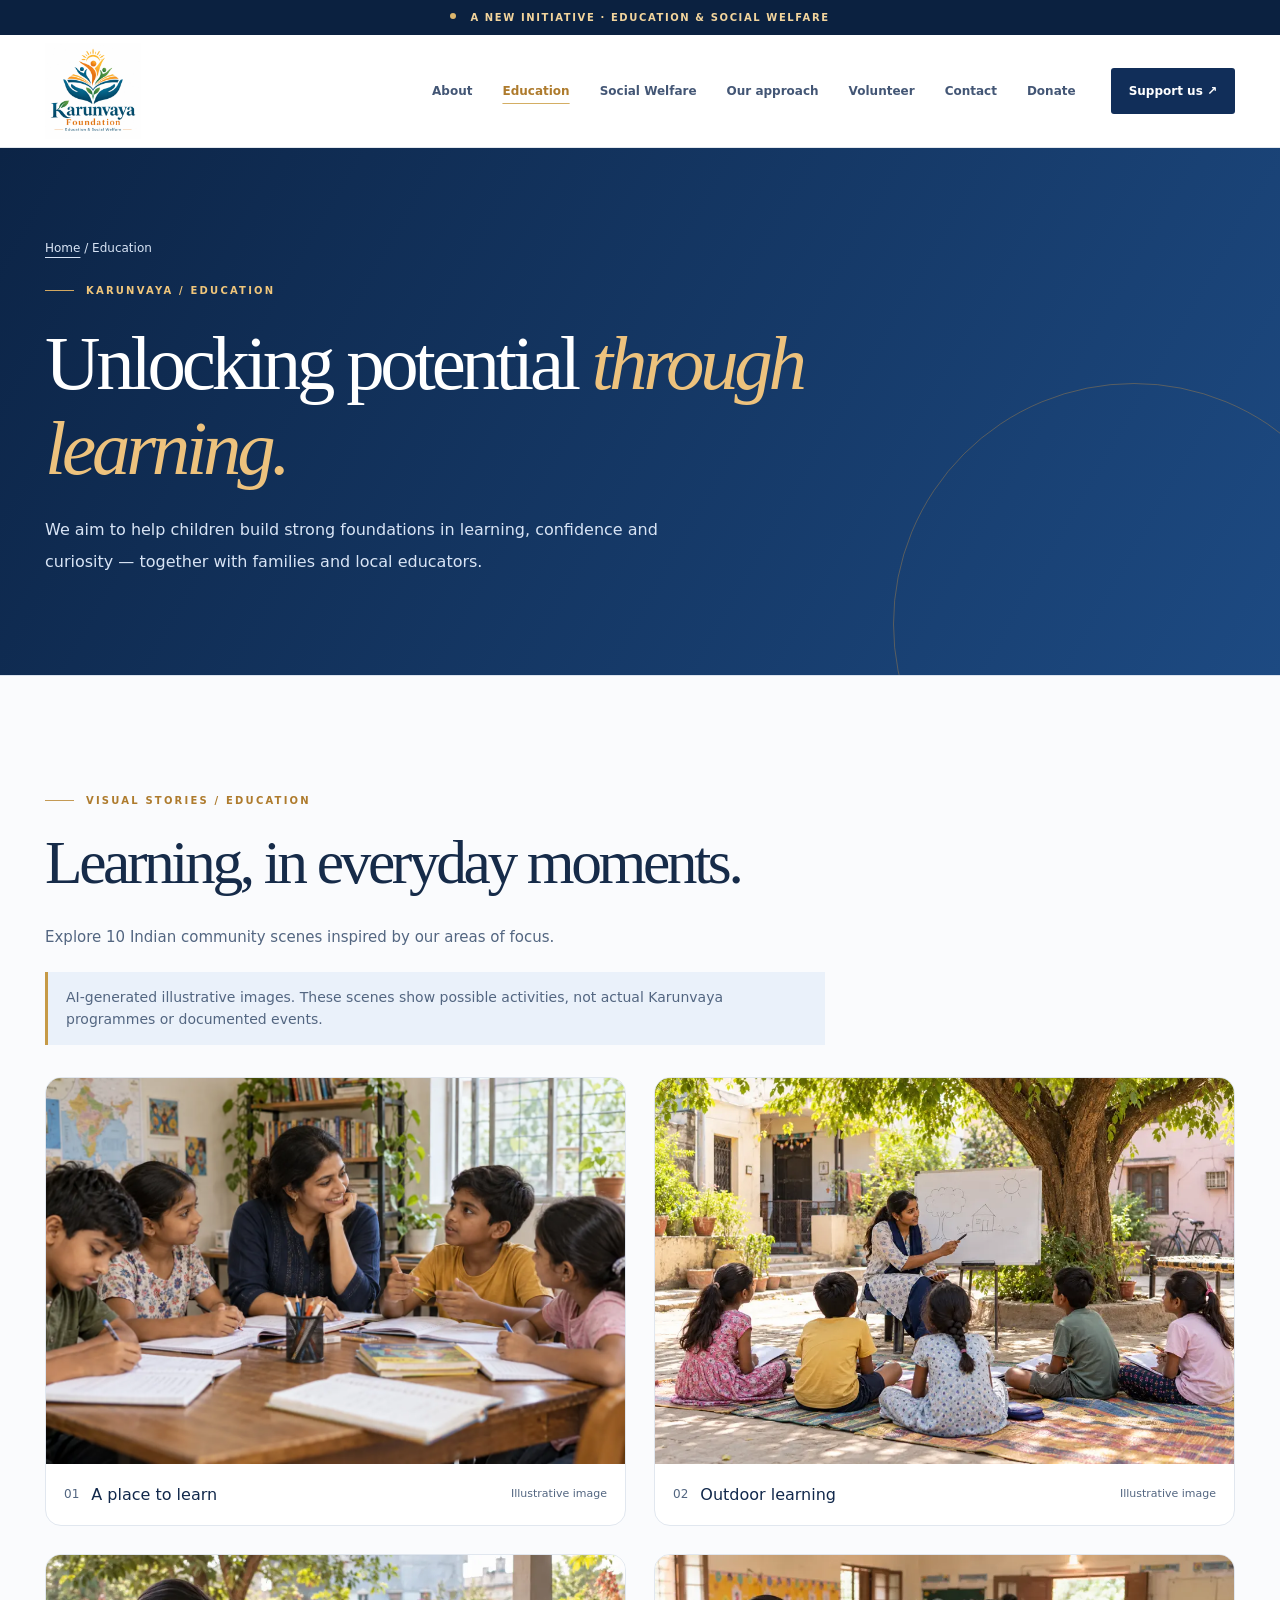
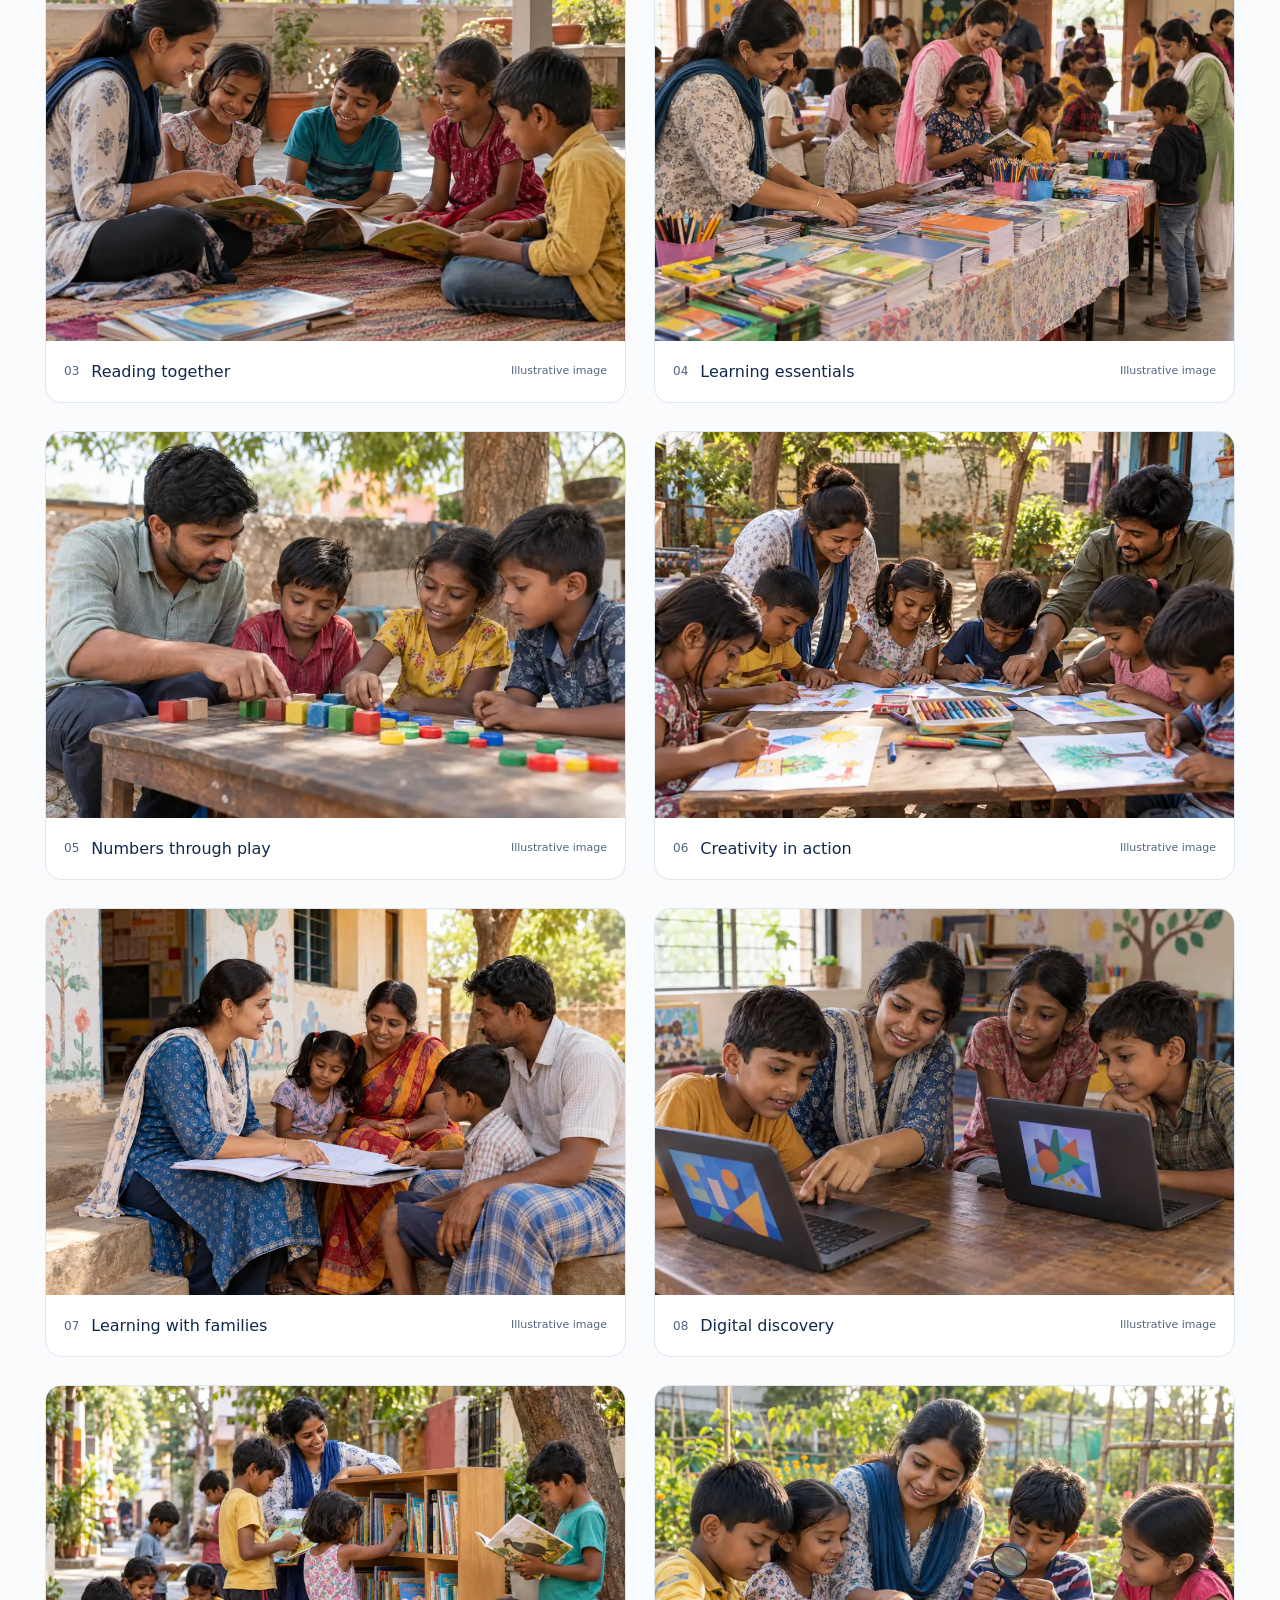
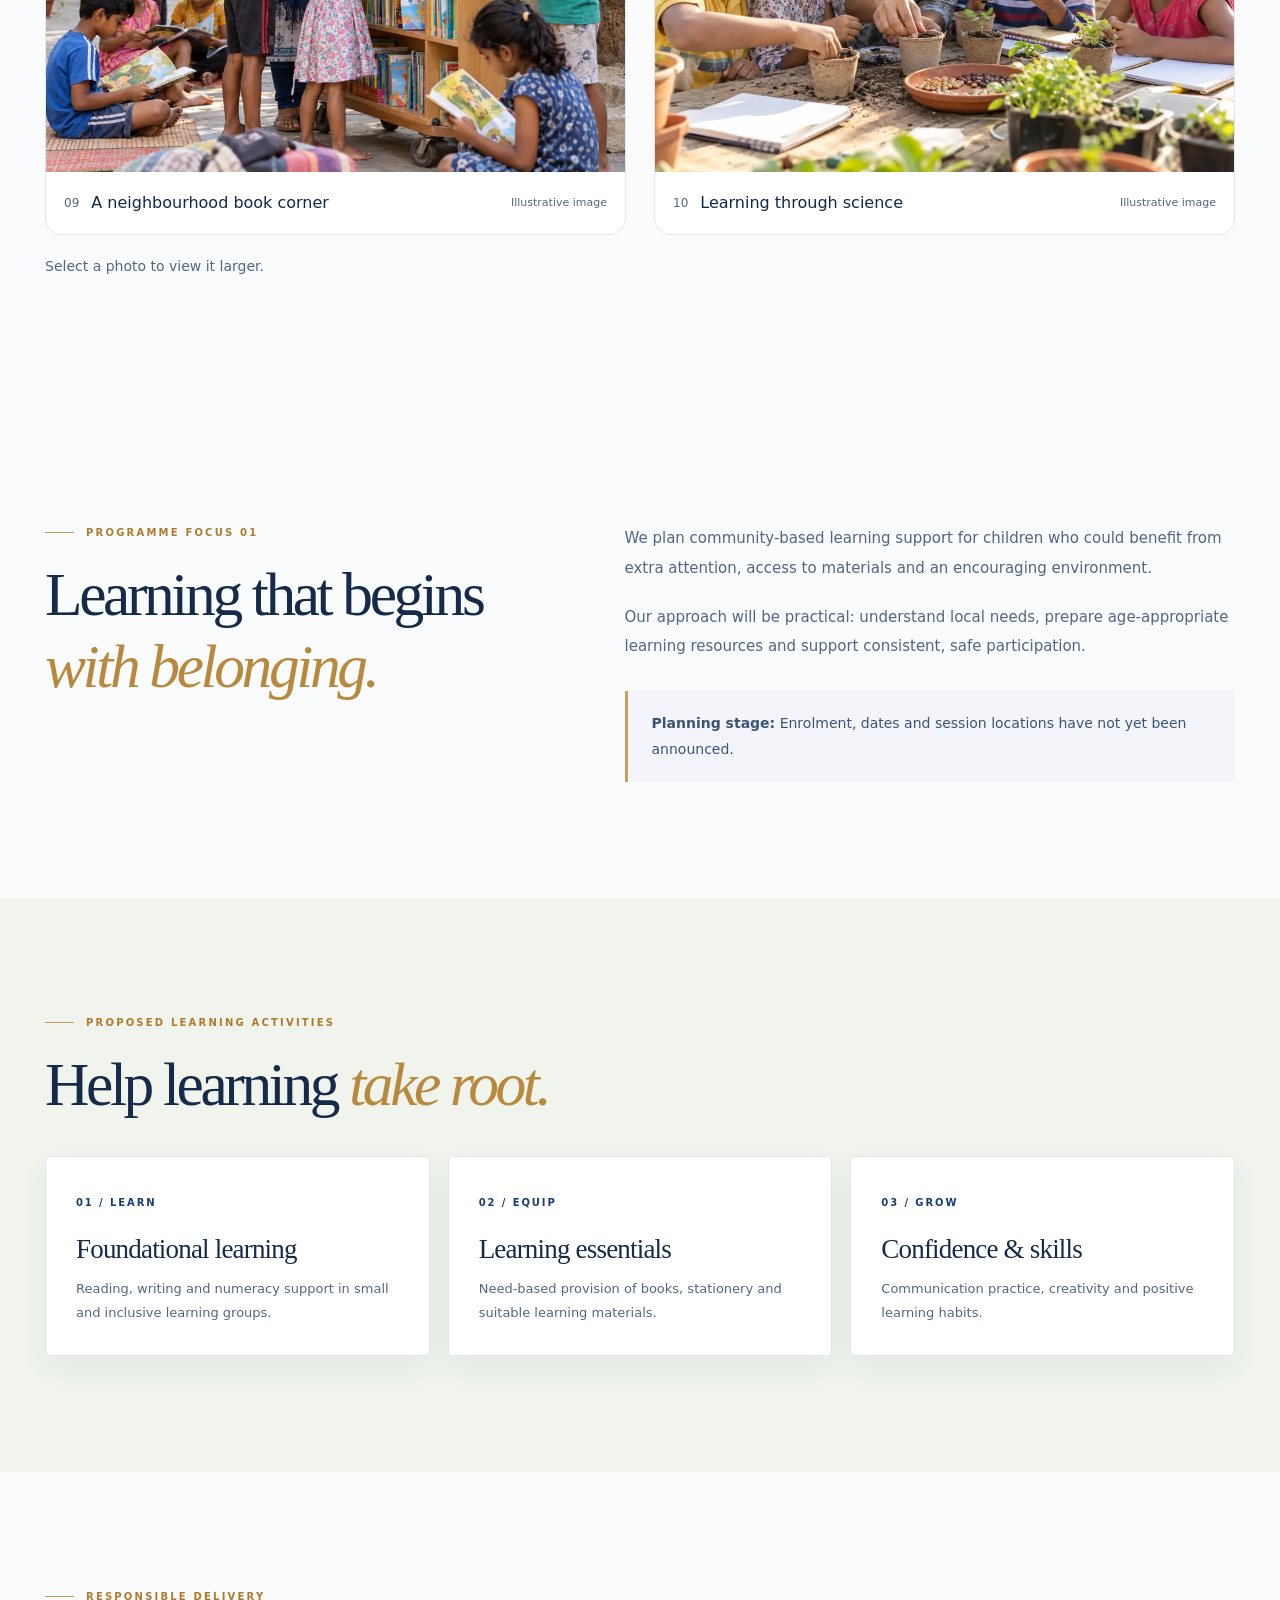
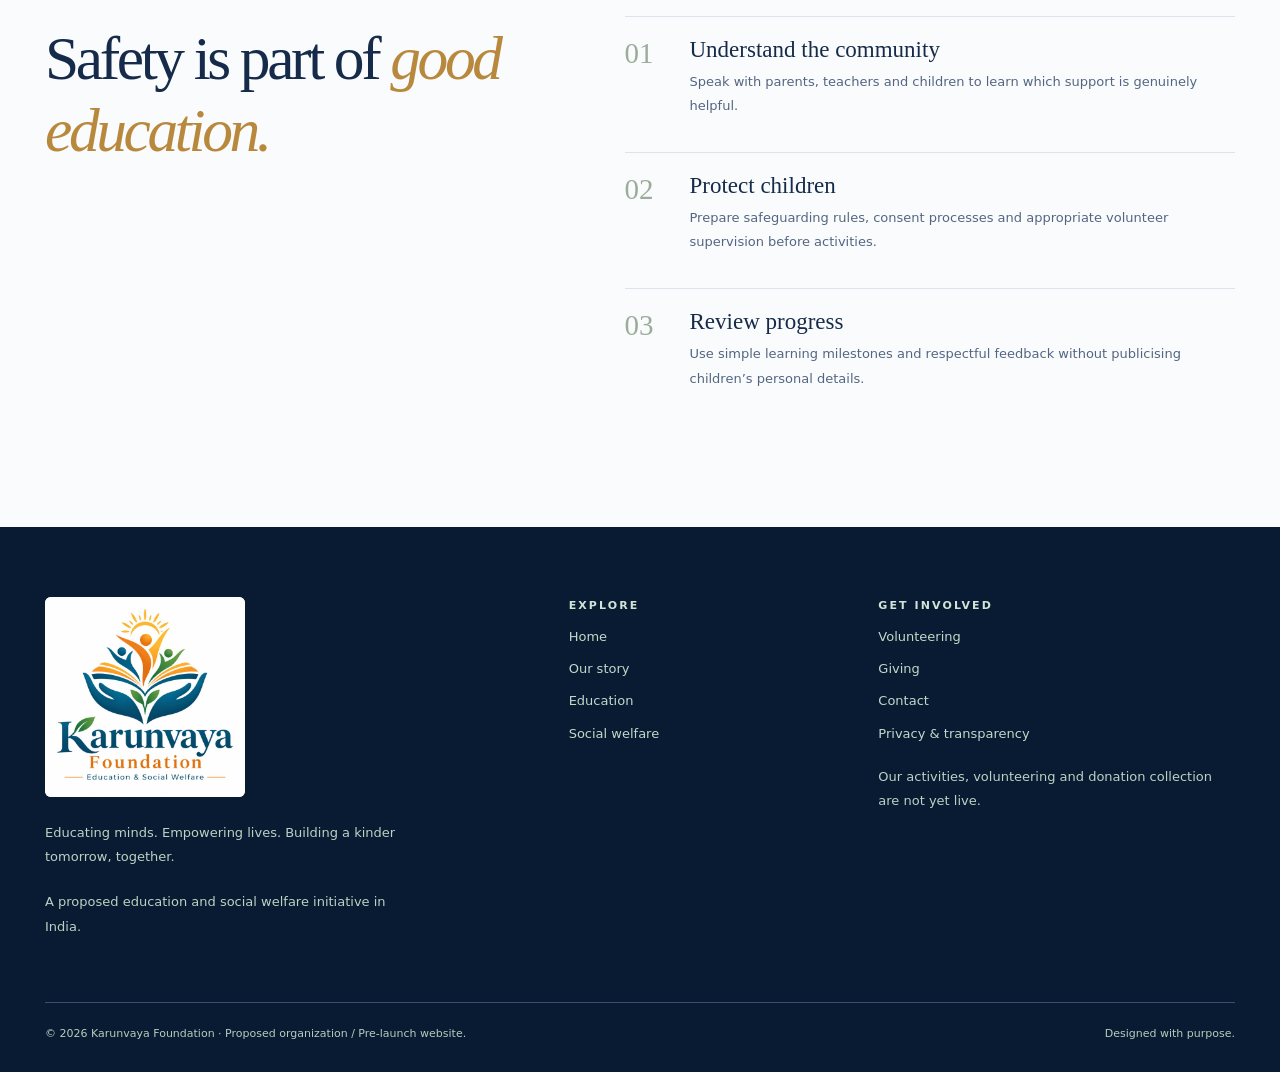
<file: education.html>
<!doctype html>
<html lang="en"><head><meta charset="utf-8"><meta name="viewport" content="width=device-width, initial-scale=1"><meta name="theme-color" content="#10294f"><meta name="description" content="Education programme plans focused on literacy, learning and opportunity."><title>Education | Karunvaya Foundation</title><link rel="stylesheet" href="styles.css"></head>
<body id="top"><a class="skip" href="#main">Skip to content</a><div class="notice"><i></i> A NEW INITIATIVE · EDUCATION & SOCIAL WELFARE</div>
<header>
    <div class="shell topbar">
      <a class="brand" href="index.html" aria-label="Karunvaya Foundation home">
        <img class="brand-logo" src="assets/karunvaya-foundation-logo.jpg" alt="Karunvaya Foundation — Education &amp; Social Welfare" width="1280" height="1280">
      </a>
      <nav id="primary-nav" aria-label="Main navigation">
        <a href="about.html">About</a><a href="education.html" aria-current="page">Education</a><a href="social-welfare.html">Social Welfare</a><a href="index.html#approach">Our approach</a><a href="volunteer.html">Volunteer</a><a href="contact.html">Contact</a><a href="donate.html">Donate</a>
      </nav>
      <a class="header-cta" href="donate.html">Support us ↗</a>
      <button class="menu-toggle" id="menu-toggle" type="button" aria-label="Open menu" aria-controls="primary-nav" aria-expanded="false"><svg width="23" height="23" viewBox="0 0 24 24" fill="none" stroke="currentColor" stroke-width="1.7" stroke-linecap="round"><path d="M3 7h18M3 12h18M3 17h18"/></svg></button>
    </div>
  </header>
<main id="main"><section class="inner-hero"><div class="shell"><div class="crumb"><a href="index.html">Home</a> / Education</div><span class="eyebrow">Karunvaya / Education</span><h1>Unlocking potential <em>through learning.</em></h1><p>We aim to help children build strong foundations in learning, confidence and curiosity — together with families and local educators.</p></div></section><section class="block kv-gallery-section" id="gallery" aria-labelledby="gallery-title"><div class="shell"><span class="eyebrow">VISUAL STORIES / EDUCATION</span><h2 class="section-title" id="gallery-title">Learning, in everyday moments.</h2><p class="section-intro">Explore 10 Indian community scenes inspired by our areas of focus.</p><p class="kv-gallery-notice">AI-generated illustrative images. These scenes show possible activities, not actual Karunvaya programmes or documented events.</p><div class="kv-gallery-grid"><figure class="kv-gallery-item"><a href="assets/indian-learning.webp" target="_blank" rel="noopener" aria-label="View larger image: A place to learn (opens in a new tab)"><img src="assets/indian-learning.webp" alt="Illustrative Indian community scene: a place to learn" width="1200" height="800" loading="lazy" decoding="async"></a><figcaption><span class="kv-gallery-number">01</span><span>A place to learn</span><small>Illustrative image</small></figcaption></figure><figure class="kv-gallery-item"><a href="assets/edu-02.webp" target="_blank" rel="noopener" aria-label="View larger image: Outdoor learning (opens in a new tab)"><img src="assets/edu-02.webp" alt="Illustrative Indian community scene: outdoor learning" width="1000" height="667" loading="lazy" decoding="async"></a><figcaption><span class="kv-gallery-number">02</span><span>Outdoor learning</span><small>Illustrative image</small></figcaption></figure><figure class="kv-gallery-item"><a href="assets/edu-03.webp" target="_blank" rel="noopener" aria-label="View larger image: Reading together (opens in a new tab)"><img src="assets/edu-03.webp" alt="Illustrative Indian community scene: reading together" width="1000" height="667" loading="lazy" decoding="async"></a><figcaption><span class="kv-gallery-number">03</span><span>Reading together</span><small>Illustrative image</small></figcaption></figure><figure class="kv-gallery-item"><a href="assets/edu-04.webp" target="_blank" rel="noopener" aria-label="View larger image: Learning essentials (opens in a new tab)"><img src="assets/edu-04.webp" alt="Illustrative Indian community scene: learning essentials" width="1000" height="667" loading="lazy" decoding="async"></a><figcaption><span class="kv-gallery-number">04</span><span>Learning essentials</span><small>Illustrative image</small></figcaption></figure><figure class="kv-gallery-item"><a href="assets/edu-05.webp" target="_blank" rel="noopener" aria-label="View larger image: Numbers through play (opens in a new tab)"><img src="assets/edu-05.webp" alt="Illustrative Indian community scene: numbers through play" width="1000" height="667" loading="lazy" decoding="async"></a><figcaption><span class="kv-gallery-number">05</span><span>Numbers through play</span><small>Illustrative image</small></figcaption></figure><figure class="kv-gallery-item"><a href="assets/edu-06.webp" target="_blank" rel="noopener" aria-label="View larger image: Creativity in action (opens in a new tab)"><img src="assets/edu-06.webp" alt="Illustrative Indian community scene: creativity in action" width="1000" height="667" loading="lazy" decoding="async"></a><figcaption><span class="kv-gallery-number">06</span><span>Creativity in action</span><small>Illustrative image</small></figcaption></figure><figure class="kv-gallery-item"><a href="assets/edu-07.webp" target="_blank" rel="noopener" aria-label="View larger image: Learning with families (opens in a new tab)"><img src="assets/edu-07.webp" alt="Illustrative Indian community scene: learning with families" width="1000" height="667" loading="lazy" decoding="async"></a><figcaption><span class="kv-gallery-number">07</span><span>Learning with families</span><small>Illustrative image</small></figcaption></figure><figure class="kv-gallery-item"><a href="assets/edu-08.webp" target="_blank" rel="noopener" aria-label="View larger image: Digital discovery (opens in a new tab)"><img src="assets/edu-08.webp" alt="Illustrative Indian community scene: digital discovery" width="1000" height="667" loading="lazy" decoding="async"></a><figcaption><span class="kv-gallery-number">08</span><span>Digital discovery</span><small>Illustrative image</small></figcaption></figure><figure class="kv-gallery-item"><a href="assets/edu-09.webp" target="_blank" rel="noopener" aria-label="View larger image: A neighbourhood book corner (opens in a new tab)"><img src="assets/edu-09.webp" alt="Illustrative Indian community scene: a neighbourhood book corner" width="1000" height="667" loading="lazy" decoding="async"></a><figcaption><span class="kv-gallery-number">09</span><span>A neighbourhood book corner</span><small>Illustrative image</small></figcaption></figure><figure class="kv-gallery-item"><a href="assets/edu-10.webp" target="_blank" rel="noopener" aria-label="View larger image: Learning through science (opens in a new tab)"><img src="assets/edu-10.webp" alt="Illustrative Indian community scene: learning through science" width="1000" height="667" loading="lazy" decoding="async"></a><figcaption><span class="kv-gallery-number">10</span><span>Learning through science</span><small>Illustrative image</small></figcaption></figure></div><p class="kv-gallery-help">Select a photo to view it larger.</p></div></section>

<section class="block"><div class="shell content-grid"><div><span class="eyebrow">Programme focus 01</span><h2 class="section-title">Learning that begins <em>with belonging.</em></h2></div><div class="prose"><p>We plan community-based learning support for children who could benefit from extra attention, access to materials and an encouraging environment.</p><p>Our approach will be practical: understand local needs, prepare age-appropriate learning resources and support consistent, safe participation.</p><div class="inline-callout"><strong>Planning stage:</strong> Enrolment, dates and session locations have not yet been announced.</div></div></div></section>
<section class="block" style="background:#f0f4ed"><div class="shell"><span class="eyebrow">Proposed learning activities</span><h2 class="section-title">Help learning <em>take root.</em></h2><div class="mini-cards"><article class="mini-card"><small>01 / LEARN</small><h3>Foundational learning</h3><p>Reading, writing and numeracy support in small and inclusive learning groups.</p></article><article class="mini-card"><small>02 / EQUIP</small><h3>Learning essentials</h3><p>Need-based provision of books, stationery and suitable learning materials.</p></article><article class="mini-card"><small>03 / GROW</small><h3>Confidence & skills</h3><p>Communication practice, creativity and positive learning habits.</p></article></div></div></section>
<section class="block"><div class="shell content-grid"><div><span class="eyebrow">Responsible delivery</span><h2 class="section-title">Safety is part of <em>good education.</em></h2></div><div class="stack"><div class="stack-row"><span class="num">01</span><div><h3>Understand the community</h3><p>Speak with parents, teachers and children to learn which support is genuinely helpful.</p></div></div><div class="stack-row"><span class="num">02</span><div><h3>Protect children</h3><p>Prepare safeguarding rules, consent processes and appropriate volunteer supervision before activities.</p></div></div><div class="stack-row"><span class="num">03</span><div><h3>Review progress</h3><p>Use simple learning milestones and respectful feedback without publicising children’s personal details.</p></div></div></div></div></section></main><footer class="foot"><div class="shell"><div class="foot-grid"><div><a class="foot-logo" href="index.html" aria-label="Karunvaya Foundation home"><img src="assets/karunvaya-foundation-logo.jpg" alt="Karunvaya Foundation — Education &amp; Social Welfare" width="1280" height="1280" loading="lazy" decoding="async"></a><p>Educating minds. Empowering lives. Building a kinder tomorrow, together.</p><p>A proposed education and social welfare initiative in India.</p></div><div><h3>Explore</h3><a href="index.html">Home</a><a href="about.html">Our story</a><a href="education.html">Education</a><a href="social-welfare.html">Social welfare</a></div><div><h3>Get involved</h3><a href="volunteer.html">Volunteering</a><a href="donate.html">Giving</a><a href="contact.html">Contact</a><a href="privacy.html">Privacy & transparency</a><p>Our activities, volunteering and donation collection are not yet live.</p></div></div><div class="foot-bottom"><span>© <span id="year">2026</span> Karunvaya Foundation · Proposed organization / Pre-launch website.</span><span>Designed with purpose.</span></div></div></footer><script src="script.js" defer></script></body></html>
</file>
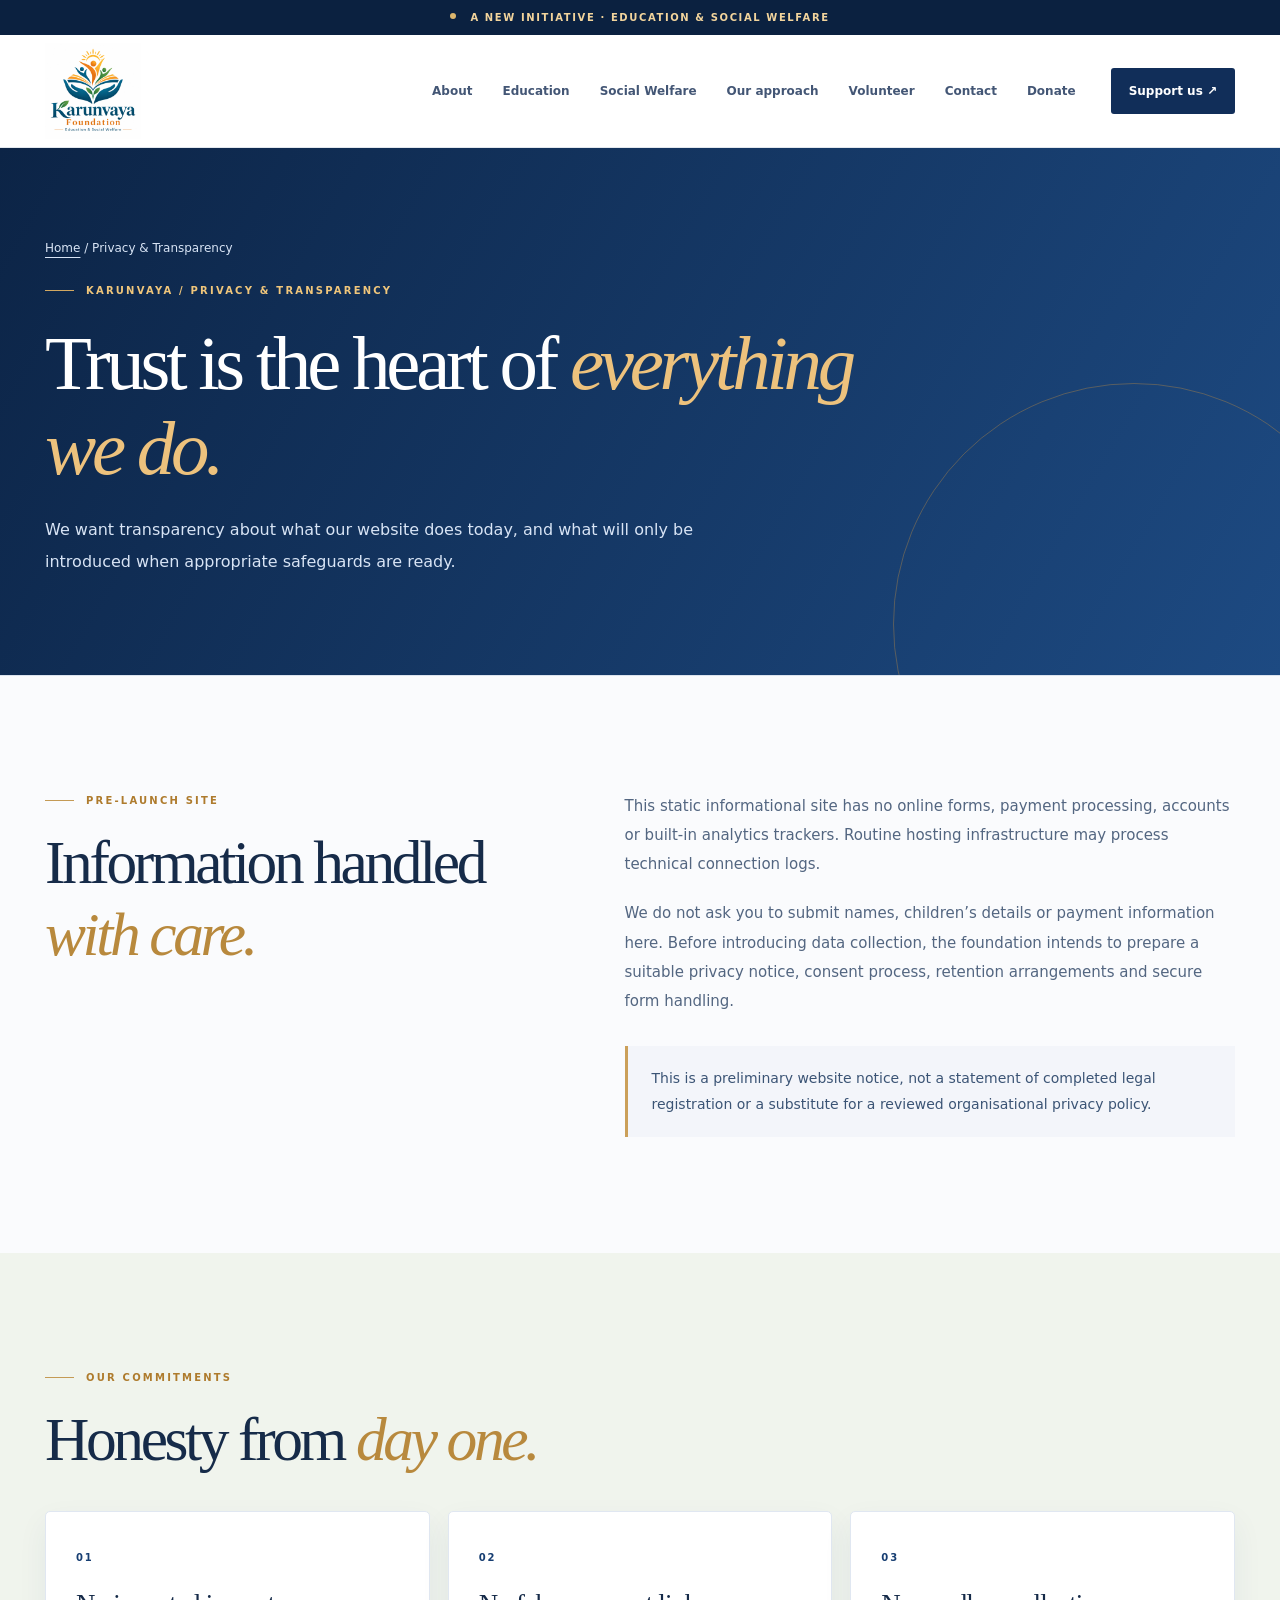
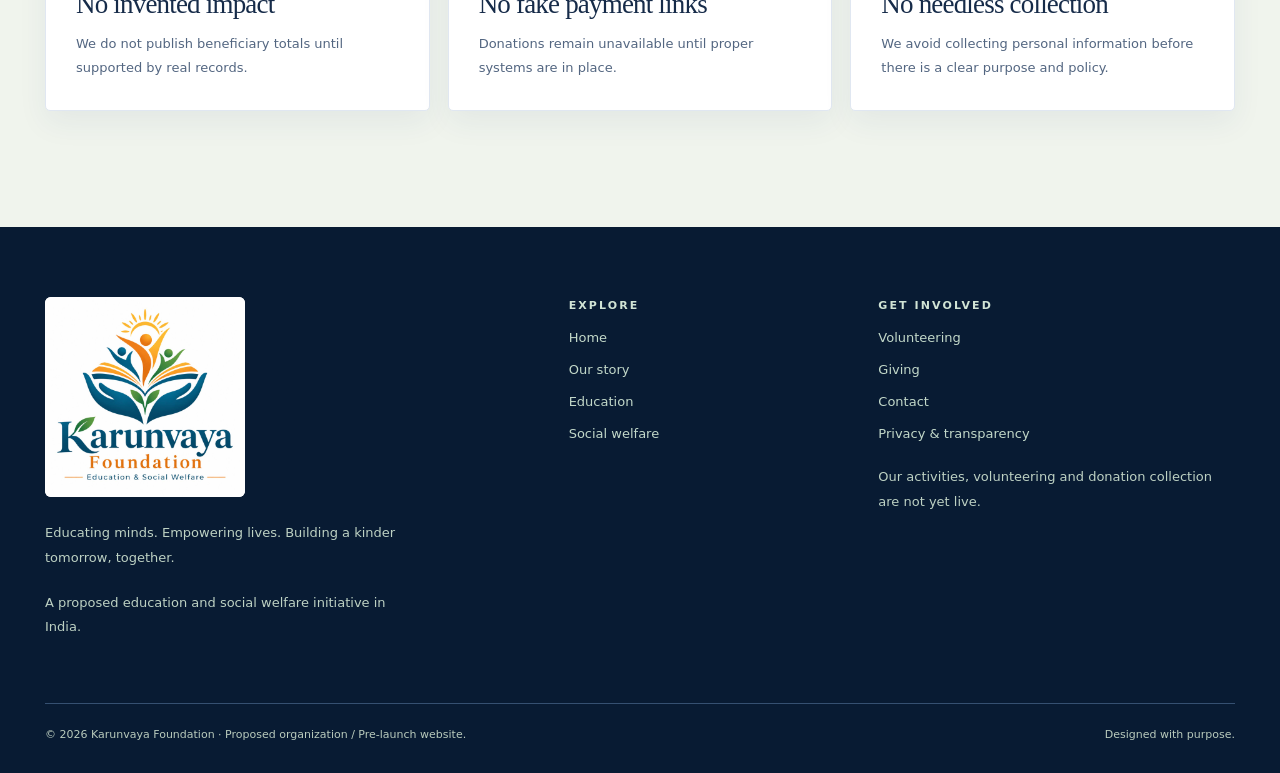
<file: privacy.html>
<!doctype html>
<html lang="en"><head><meta charset="utf-8"><meta name="viewport" content="width=device-width, initial-scale=1"><meta name="theme-color" content="#10294f"><meta name="description" content="Pre-launch data handling and transparency information for Karunvaya Foundation."><title>Privacy & Transparency | Karunvaya Foundation</title><link rel="stylesheet" href="styles.css"></head>
<body id="top"><a class="skip" href="#main">Skip to content</a><div class="notice"><i></i> A NEW INITIATIVE · EDUCATION & SOCIAL WELFARE</div>
<header>
    <div class="shell topbar">
      <a class="brand" href="index.html" aria-label="Karunvaya Foundation home">
        <img class="brand-logo" src="assets/karunvaya-foundation-logo.jpg" alt="Karunvaya Foundation — Education &amp; Social Welfare" width="1280" height="1280">
      </a>
      <nav id="primary-nav" aria-label="Main navigation">
        <a href="about.html">About</a><a href="education.html">Education</a><a href="social-welfare.html">Social Welfare</a><a href="index.html#approach">Our approach</a><a href="volunteer.html">Volunteer</a><a href="contact.html">Contact</a><a href="donate.html">Donate</a>
      </nav>
      <a class="header-cta" href="donate.html">Support us ↗</a>
      <button class="menu-toggle" id="menu-toggle" type="button" aria-label="Open menu" aria-controls="primary-nav" aria-expanded="false"><svg width="23" height="23" viewBox="0 0 24 24" fill="none" stroke="currentColor" stroke-width="1.7" stroke-linecap="round"><path d="M3 7h18M3 12h18M3 17h18"/></svg></button>
    </div>
  </header>
<main id="main"><section class="inner-hero"><div class="shell"><div class="crumb"><a href="index.html">Home</a> / Privacy & Transparency</div><span class="eyebrow">Karunvaya / Privacy & Transparency</span><h1>Trust is the heart of <em>everything we do.</em></h1><p>We want transparency about what our website does today, and what will only be introduced when appropriate safeguards are ready.</p></div></section>

<section class="block"><div class="shell content-grid"><div><span class="eyebrow">Pre-launch site</span><h2 class="section-title">Information handled <em>with care.</em></h2></div><div class="prose"><p>This static informational site has no online forms, payment processing, accounts or built-in analytics trackers. Routine hosting infrastructure may process technical connection logs.</p><p>We do not ask you to submit names, children’s details or payment information here. Before introducing data collection, the foundation intends to prepare a suitable privacy notice, consent process, retention arrangements and secure form handling.</p><div class="inline-callout">This is a preliminary website notice, not a statement of completed legal registration or a substitute for a reviewed organisational privacy policy.</div></div></div></section>
<section class="block" style="background:#f0f4ed"><div class="shell"><span class="eyebrow">Our commitments</span><h2 class="section-title">Honesty from <em>day one.</em></h2><div class="mini-cards"><article class="mini-card"><small>01</small><h3>No invented impact</h3><p>We do not publish beneficiary totals until supported by real records.</p></article><article class="mini-card"><small>02</small><h3>No fake payment links</h3><p>Donations remain unavailable until proper systems are in place.</p></article><article class="mini-card"><small>03</small><h3>No needless collection</h3><p>We avoid collecting personal information before there is a clear purpose and policy.</p></article></div></div></section></main><footer class="foot"><div class="shell"><div class="foot-grid"><div><a class="foot-logo" href="index.html" aria-label="Karunvaya Foundation home"><img src="assets/karunvaya-foundation-logo.jpg" alt="Karunvaya Foundation — Education &amp; Social Welfare" width="1280" height="1280" loading="lazy" decoding="async"></a><p>Educating minds. Empowering lives. Building a kinder tomorrow, together.</p><p>A proposed education and social welfare initiative in India.</p></div><div><h3>Explore</h3><a href="index.html">Home</a><a href="about.html">Our story</a><a href="education.html">Education</a><a href="social-welfare.html">Social welfare</a></div><div><h3>Get involved</h3><a href="volunteer.html">Volunteering</a><a href="donate.html">Giving</a><a href="contact.html">Contact</a><a href="privacy.html">Privacy & transparency</a><p>Our activities, volunteering and donation collection are not yet live.</p></div></div><div class="foot-bottom"><span>© <span id="year">2026</span> Karunvaya Foundation · Proposed organization / Pre-launch website.</span><span>Designed with purpose.</span></div></div></footer><script src="script.js" defer></script></body></html>
</file>
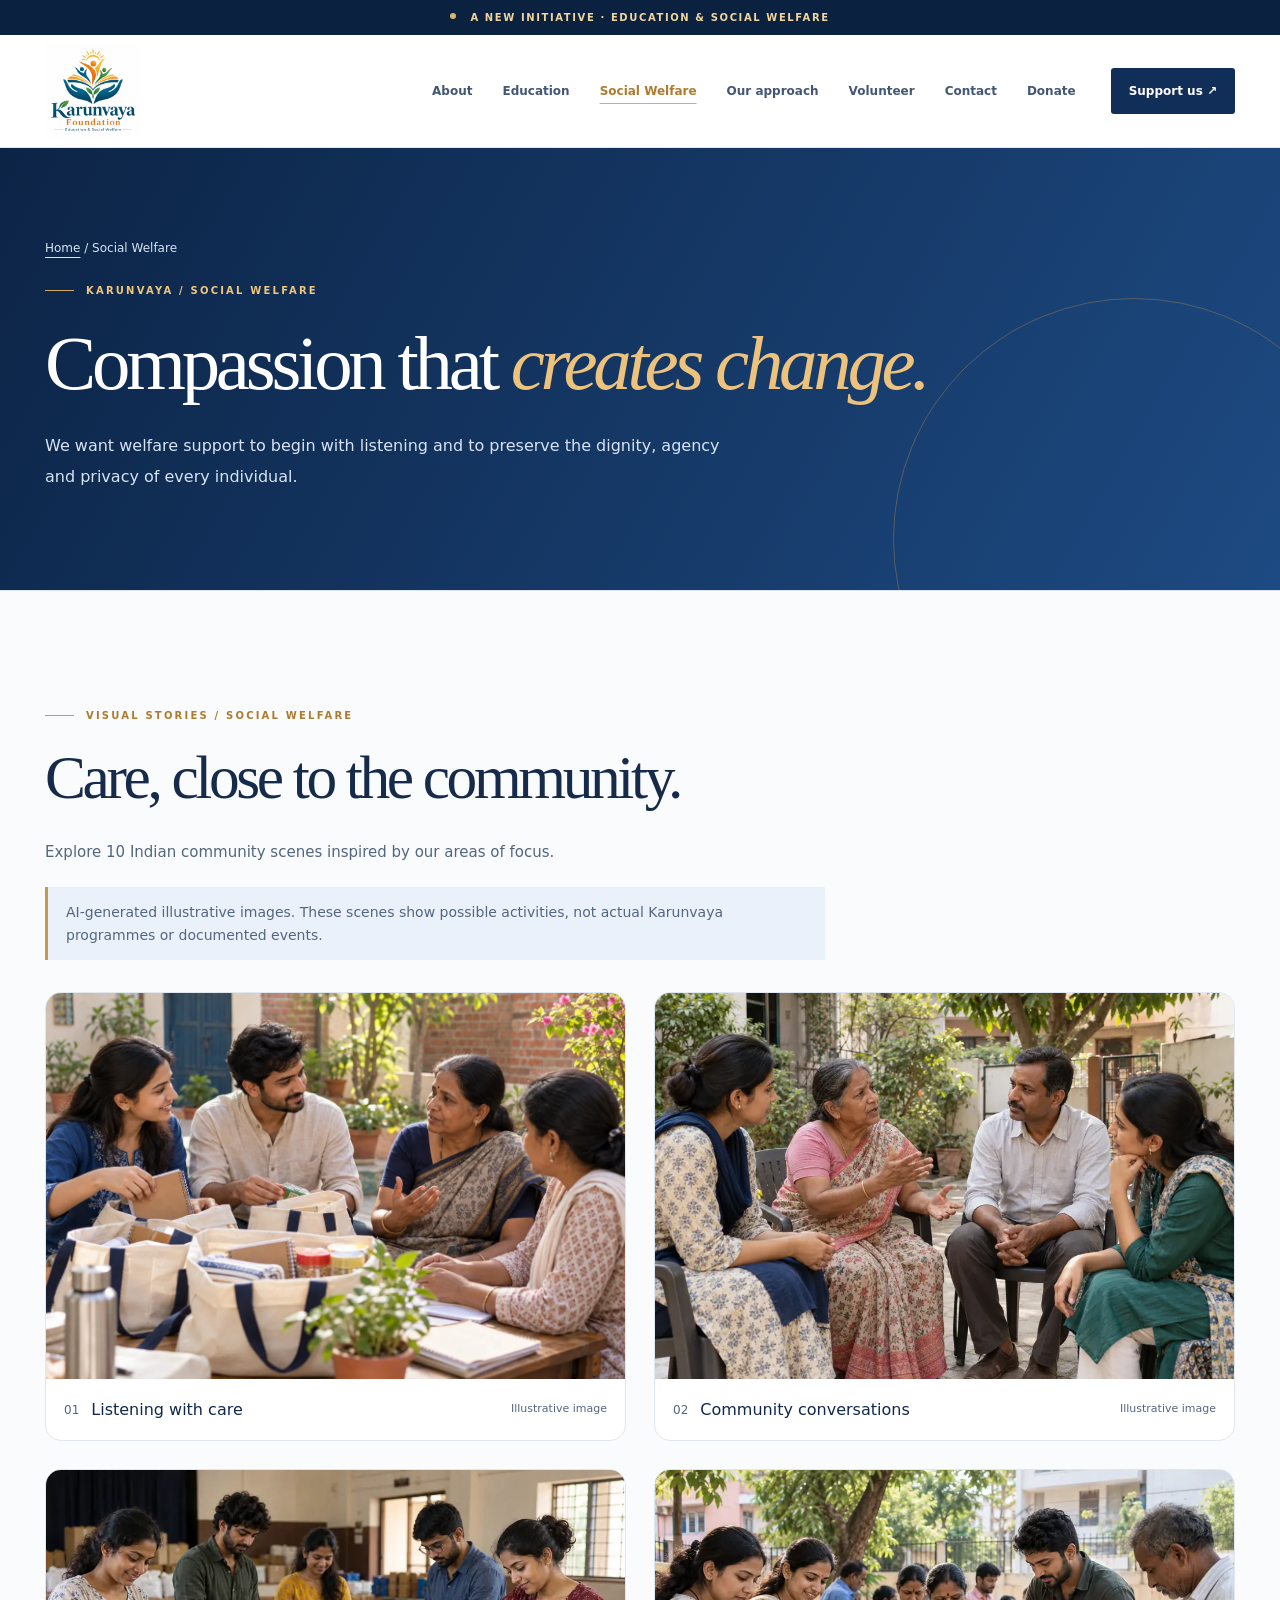
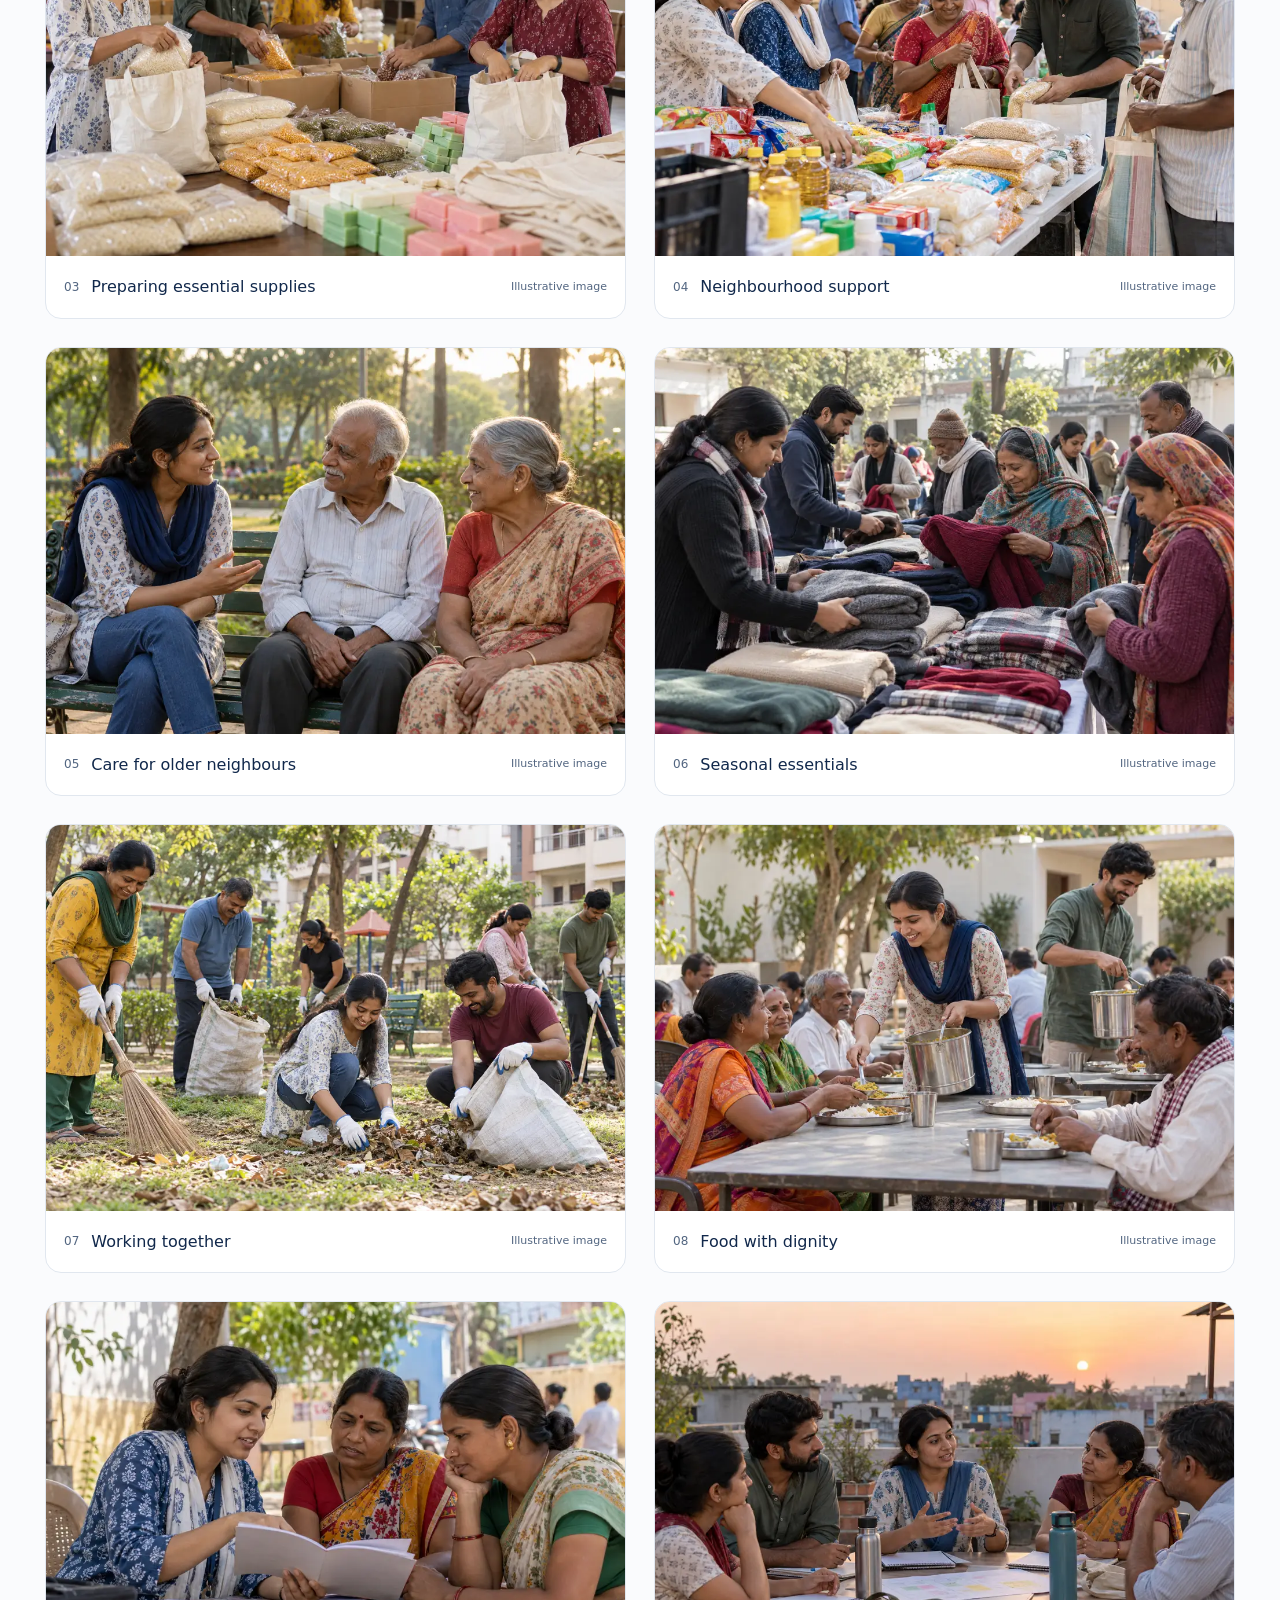
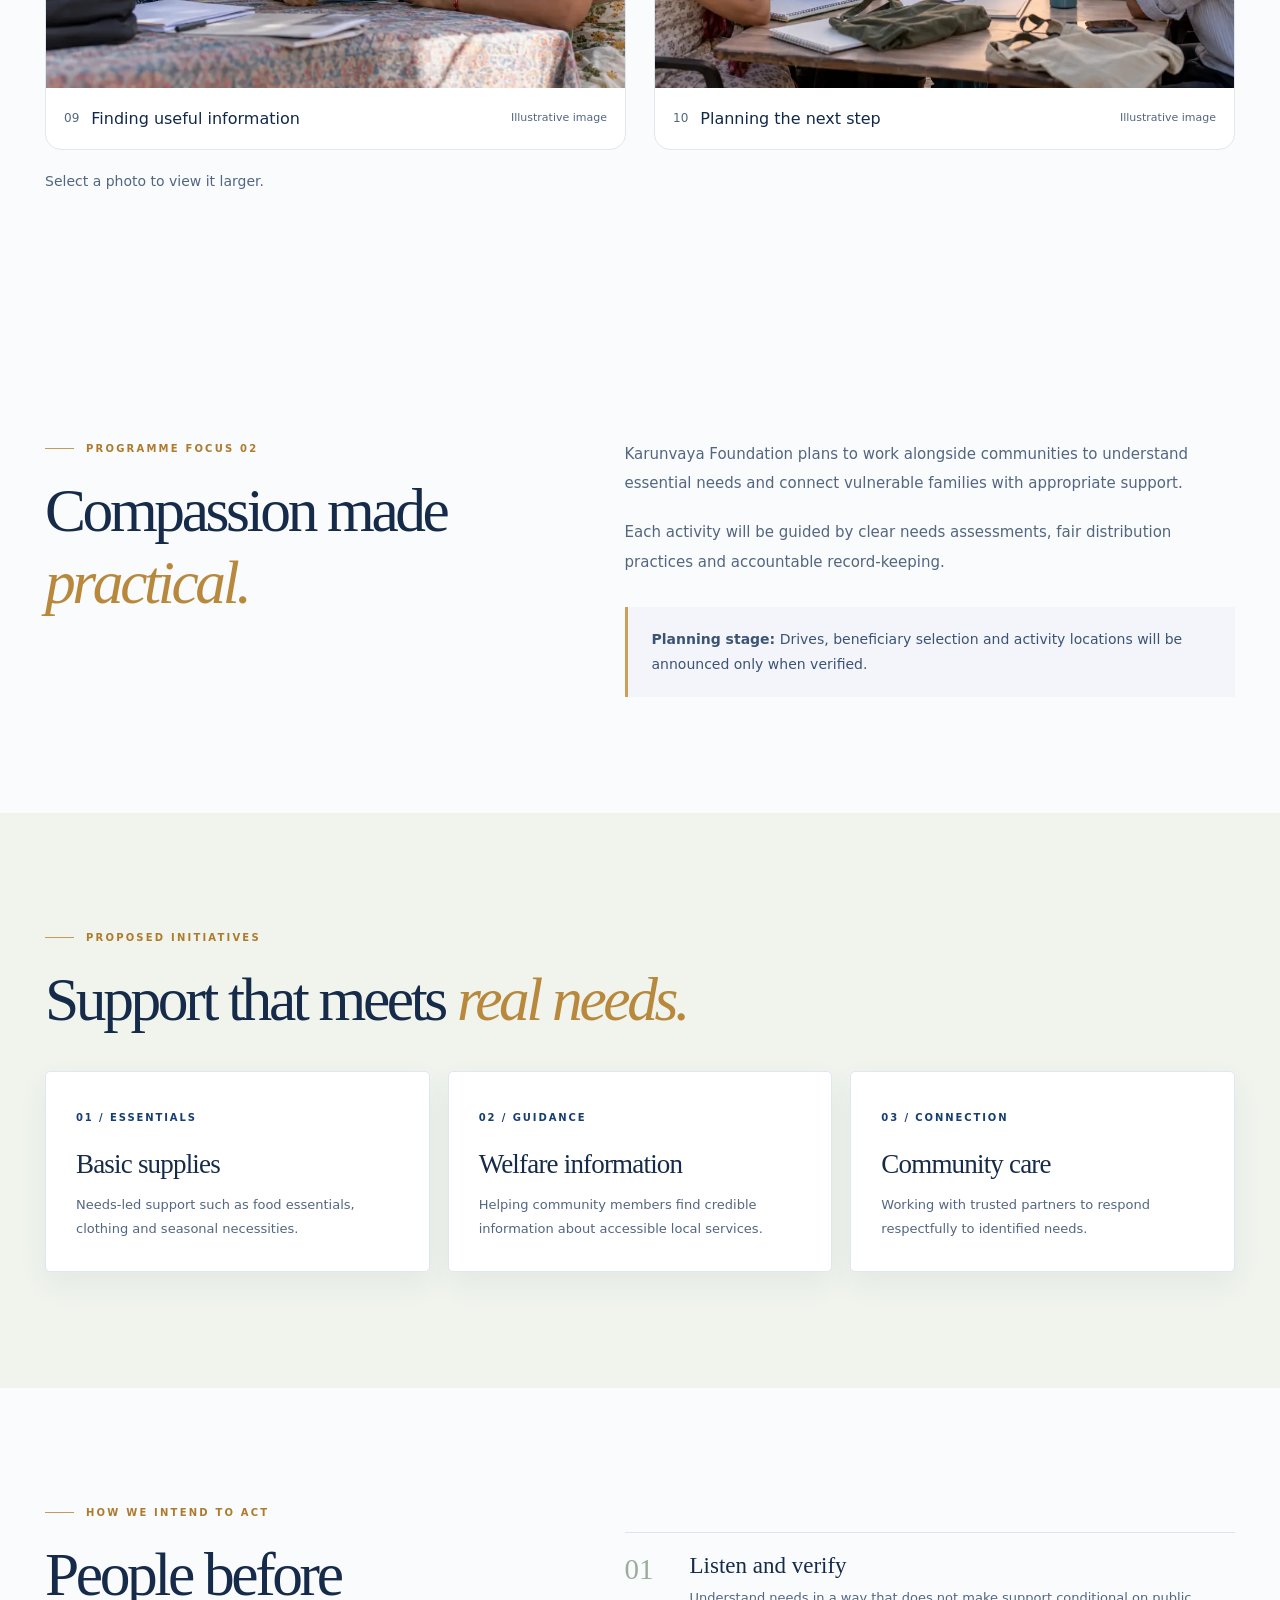
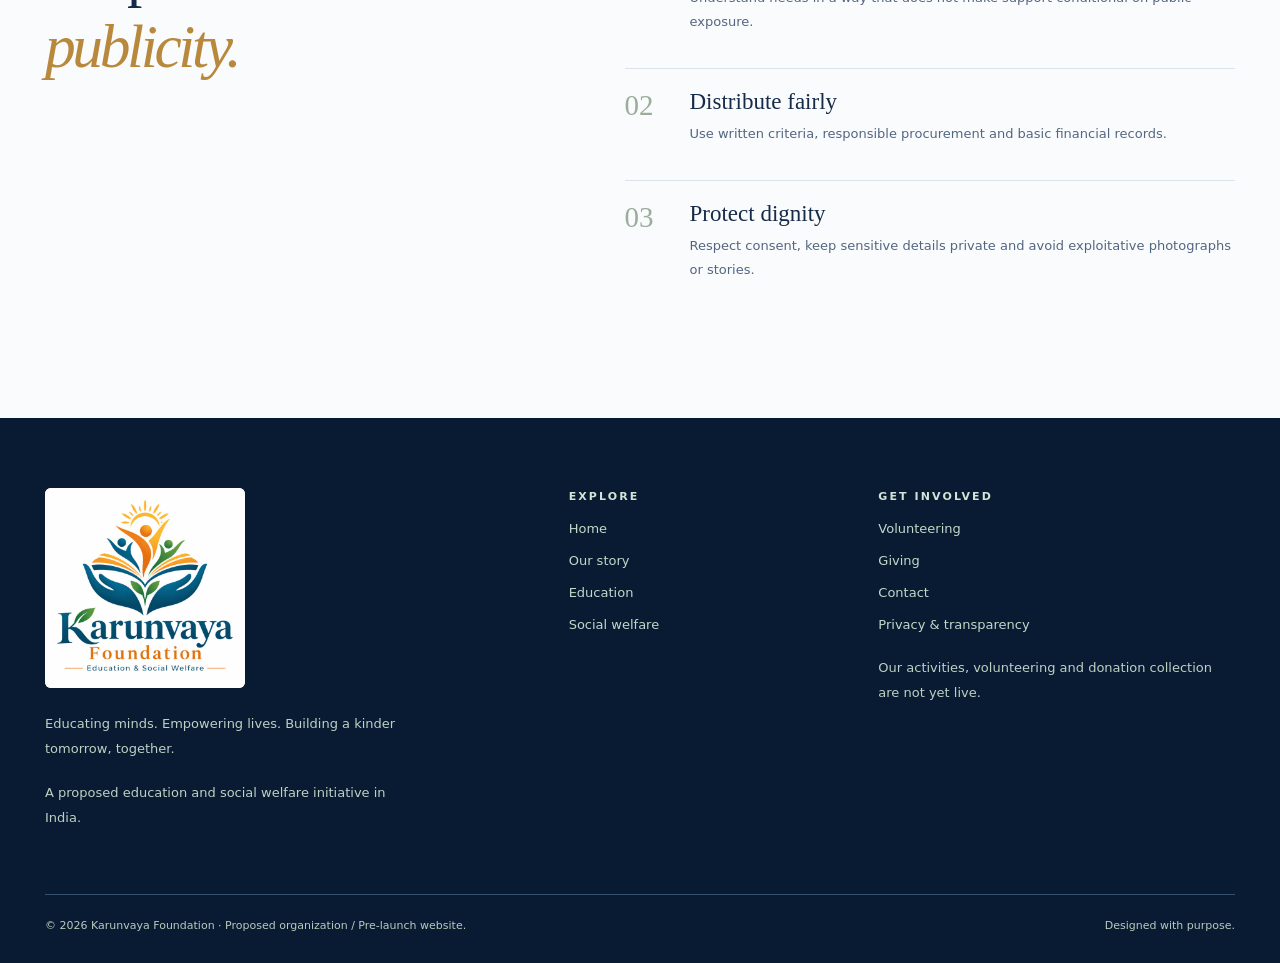
<file: social-welfare.html>
<!doctype html>
<html lang="en"><head><meta charset="utf-8"><meta name="viewport" content="width=device-width, initial-scale=1"><meta name="theme-color" content="#10294f"><meta name="description" content="Social welfare programme plans centred on compassion and dignity."><title>Social Welfare | Karunvaya Foundation</title><link rel="stylesheet" href="styles.css"></head>
<body id="top"><a class="skip" href="#main">Skip to content</a><div class="notice"><i></i> A NEW INITIATIVE · EDUCATION & SOCIAL WELFARE</div>
<header>
    <div class="shell topbar">
      <a class="brand" href="index.html" aria-label="Karunvaya Foundation home">
        <img class="brand-logo" src="assets/karunvaya-foundation-logo.jpg" alt="Karunvaya Foundation — Education &amp; Social Welfare" width="1280" height="1280">
      </a>
      <nav id="primary-nav" aria-label="Main navigation">
        <a href="about.html">About</a><a href="education.html">Education</a><a href="social-welfare.html" aria-current="page">Social Welfare</a><a href="index.html#approach">Our approach</a><a href="volunteer.html">Volunteer</a><a href="contact.html">Contact</a><a href="donate.html">Donate</a>
      </nav>
      <a class="header-cta" href="donate.html">Support us ↗</a>
      <button class="menu-toggle" id="menu-toggle" type="button" aria-label="Open menu" aria-controls="primary-nav" aria-expanded="false"><svg width="23" height="23" viewBox="0 0 24 24" fill="none" stroke="currentColor" stroke-width="1.7" stroke-linecap="round"><path d="M3 7h18M3 12h18M3 17h18"/></svg></button>
    </div>
  </header>
<main id="main"><section class="inner-hero"><div class="shell"><div class="crumb"><a href="index.html">Home</a> / Social Welfare</div><span class="eyebrow">Karunvaya / Social Welfare</span><h1>Compassion that <em>creates change.</em></h1><p>We want welfare support to begin with listening and to preserve the dignity, agency and privacy of every individual.</p></div></section><section class="block kv-gallery-section" id="gallery" aria-labelledby="gallery-title"><div class="shell"><span class="eyebrow">VISUAL STORIES / SOCIAL WELFARE</span><h2 class="section-title" id="gallery-title">Care, close to the community.</h2><p class="section-intro">Explore 10 Indian community scenes inspired by our areas of focus.</p><p class="kv-gallery-notice">AI-generated illustrative images. These scenes show possible activities, not actual Karunvaya programmes or documented events.</p><div class="kv-gallery-grid"><figure class="kv-gallery-item"><a href="assets/indian-community.webp" target="_blank" rel="noopener" aria-label="View larger image: Listening with care (opens in a new tab)"><img src="assets/indian-community.webp" alt="Illustrative Indian community scene: listening with care" width="1200" height="800" loading="lazy" decoding="async"></a><figcaption><span class="kv-gallery-number">01</span><span>Listening with care</span><small>Illustrative image</small></figcaption></figure><figure class="kv-gallery-item"><a href="assets/welfare-02.webp" target="_blank" rel="noopener" aria-label="View larger image: Community conversations (opens in a new tab)"><img src="assets/welfare-02.webp" alt="Illustrative Indian community scene: community conversations" width="1000" height="667" loading="lazy" decoding="async"></a><figcaption><span class="kv-gallery-number">02</span><span>Community conversations</span><small>Illustrative image</small></figcaption></figure><figure class="kv-gallery-item"><a href="assets/welfare-03.webp" target="_blank" rel="noopener" aria-label="View larger image: Preparing essential supplies (opens in a new tab)"><img src="assets/welfare-03.webp" alt="Illustrative Indian community scene: preparing essential supplies" width="1000" height="667" loading="lazy" decoding="async"></a><figcaption><span class="kv-gallery-number">03</span><span>Preparing essential supplies</span><small>Illustrative image</small></figcaption></figure><figure class="kv-gallery-item"><a href="assets/welfare-04.webp" target="_blank" rel="noopener" aria-label="View larger image: Neighbourhood support (opens in a new tab)"><img src="assets/welfare-04.webp" alt="Illustrative Indian community scene: neighbourhood support" width="1000" height="667" loading="lazy" decoding="async"></a><figcaption><span class="kv-gallery-number">04</span><span>Neighbourhood support</span><small>Illustrative image</small></figcaption></figure><figure class="kv-gallery-item"><a href="assets/welfare-05.webp" target="_blank" rel="noopener" aria-label="View larger image: Care for older neighbours (opens in a new tab)"><img src="assets/welfare-05.webp" alt="Illustrative Indian community scene: care for older neighbours" width="1000" height="667" loading="lazy" decoding="async"></a><figcaption><span class="kv-gallery-number">05</span><span>Care for older neighbours</span><small>Illustrative image</small></figcaption></figure><figure class="kv-gallery-item"><a href="assets/welfare-06.webp" target="_blank" rel="noopener" aria-label="View larger image: Seasonal essentials (opens in a new tab)"><img src="assets/welfare-06.webp" alt="Illustrative Indian community scene: seasonal essentials" width="1000" height="667" loading="lazy" decoding="async"></a><figcaption><span class="kv-gallery-number">06</span><span>Seasonal essentials</span><small>Illustrative image</small></figcaption></figure><figure class="kv-gallery-item"><a href="assets/welfare-07.webp" target="_blank" rel="noopener" aria-label="View larger image: Working together (opens in a new tab)"><img src="assets/welfare-07.webp" alt="Illustrative Indian community scene: working together" width="1000" height="667" loading="lazy" decoding="async"></a><figcaption><span class="kv-gallery-number">07</span><span>Working together</span><small>Illustrative image</small></figcaption></figure><figure class="kv-gallery-item"><a href="assets/welfare-08.webp" target="_blank" rel="noopener" aria-label="View larger image: Food with dignity (opens in a new tab)"><img src="assets/welfare-08.webp" alt="Illustrative Indian community scene: food with dignity" width="1000" height="667" loading="lazy" decoding="async"></a><figcaption><span class="kv-gallery-number">08</span><span>Food with dignity</span><small>Illustrative image</small></figcaption></figure><figure class="kv-gallery-item"><a href="assets/welfare-09.webp" target="_blank" rel="noopener" aria-label="View larger image: Finding useful information (opens in a new tab)"><img src="assets/welfare-09.webp" alt="Illustrative Indian community scene: finding useful information" width="1000" height="667" loading="lazy" decoding="async"></a><figcaption><span class="kv-gallery-number">09</span><span>Finding useful information</span><small>Illustrative image</small></figcaption></figure><figure class="kv-gallery-item"><a href="assets/welfare-10.webp" target="_blank" rel="noopener" aria-label="View larger image: Planning the next step (opens in a new tab)"><img src="assets/welfare-10.webp" alt="Illustrative Indian community scene: planning the next step" width="1000" height="667" loading="lazy" decoding="async"></a><figcaption><span class="kv-gallery-number">10</span><span>Planning the next step</span><small>Illustrative image</small></figcaption></figure></div><p class="kv-gallery-help">Select a photo to view it larger.</p></div></section>

<section class="block"><div class="shell content-grid"><div><span class="eyebrow">Programme focus 02</span><h2 class="section-title">Compassion made <em>practical.</em></h2></div><div class="prose"><p>Karunvaya Foundation plans to work alongside communities to understand essential needs and connect vulnerable families with appropriate support.</p><p>Each activity will be guided by clear needs assessments, fair distribution practices and accountable record-keeping.</p><div class="inline-callout"><strong>Planning stage:</strong> Drives, beneficiary selection and activity locations will be announced only when verified.</div></div></div></section>
<section class="block" style="background:#f0f4ed"><div class="shell"><span class="eyebrow">Proposed initiatives</span><h2 class="section-title">Support that meets <em>real needs.</em></h2><div class="mini-cards"><article class="mini-card"><small>01 / ESSENTIALS</small><h3>Basic supplies</h3><p>Needs-led support such as food essentials, clothing and seasonal necessities.</p></article><article class="mini-card"><small>02 / GUIDANCE</small><h3>Welfare information</h3><p>Helping community members find credible information about accessible local services.</p></article><article class="mini-card"><small>03 / CONNECTION</small><h3>Community care</h3><p>Working with trusted partners to respond respectfully to identified needs.</p></article></div></div></section>
<section class="block"><div class="shell content-grid"><div><span class="eyebrow">How we intend to act</span><h2 class="section-title">People before <em>publicity.</em></h2></div><div class="stack"><div class="stack-row"><span class="num">01</span><div><h3>Listen and verify</h3><p>Understand needs in a way that does not make support conditional on public exposure.</p></div></div><div class="stack-row"><span class="num">02</span><div><h3>Distribute fairly</h3><p>Use written criteria, responsible procurement and basic financial records.</p></div></div><div class="stack-row"><span class="num">03</span><div><h3>Protect dignity</h3><p>Respect consent, keep sensitive details private and avoid exploitative photographs or stories.</p></div></div></div></div></section></main><footer class="foot"><div class="shell"><div class="foot-grid"><div><a class="foot-logo" href="index.html" aria-label="Karunvaya Foundation home"><img src="assets/karunvaya-foundation-logo.jpg" alt="Karunvaya Foundation — Education &amp; Social Welfare" width="1280" height="1280" loading="lazy" decoding="async"></a><p>Educating minds. Empowering lives. Building a kinder tomorrow, together.</p><p>A proposed education and social welfare initiative in India.</p></div><div><h3>Explore</h3><a href="index.html">Home</a><a href="about.html">Our story</a><a href="education.html">Education</a><a href="social-welfare.html">Social welfare</a></div><div><h3>Get involved</h3><a href="volunteer.html">Volunteering</a><a href="donate.html">Giving</a><a href="contact.html">Contact</a><a href="privacy.html">Privacy & transparency</a><p>Our activities, volunteering and donation collection are not yet live.</p></div></div><div class="foot-bottom"><span>© <span id="year">2026</span> Karunvaya Foundation · Proposed organization / Pre-launch website.</span><span>Designed with purpose.</span></div></div></footer><script src="script.js" defer></script></body></html>
</file>
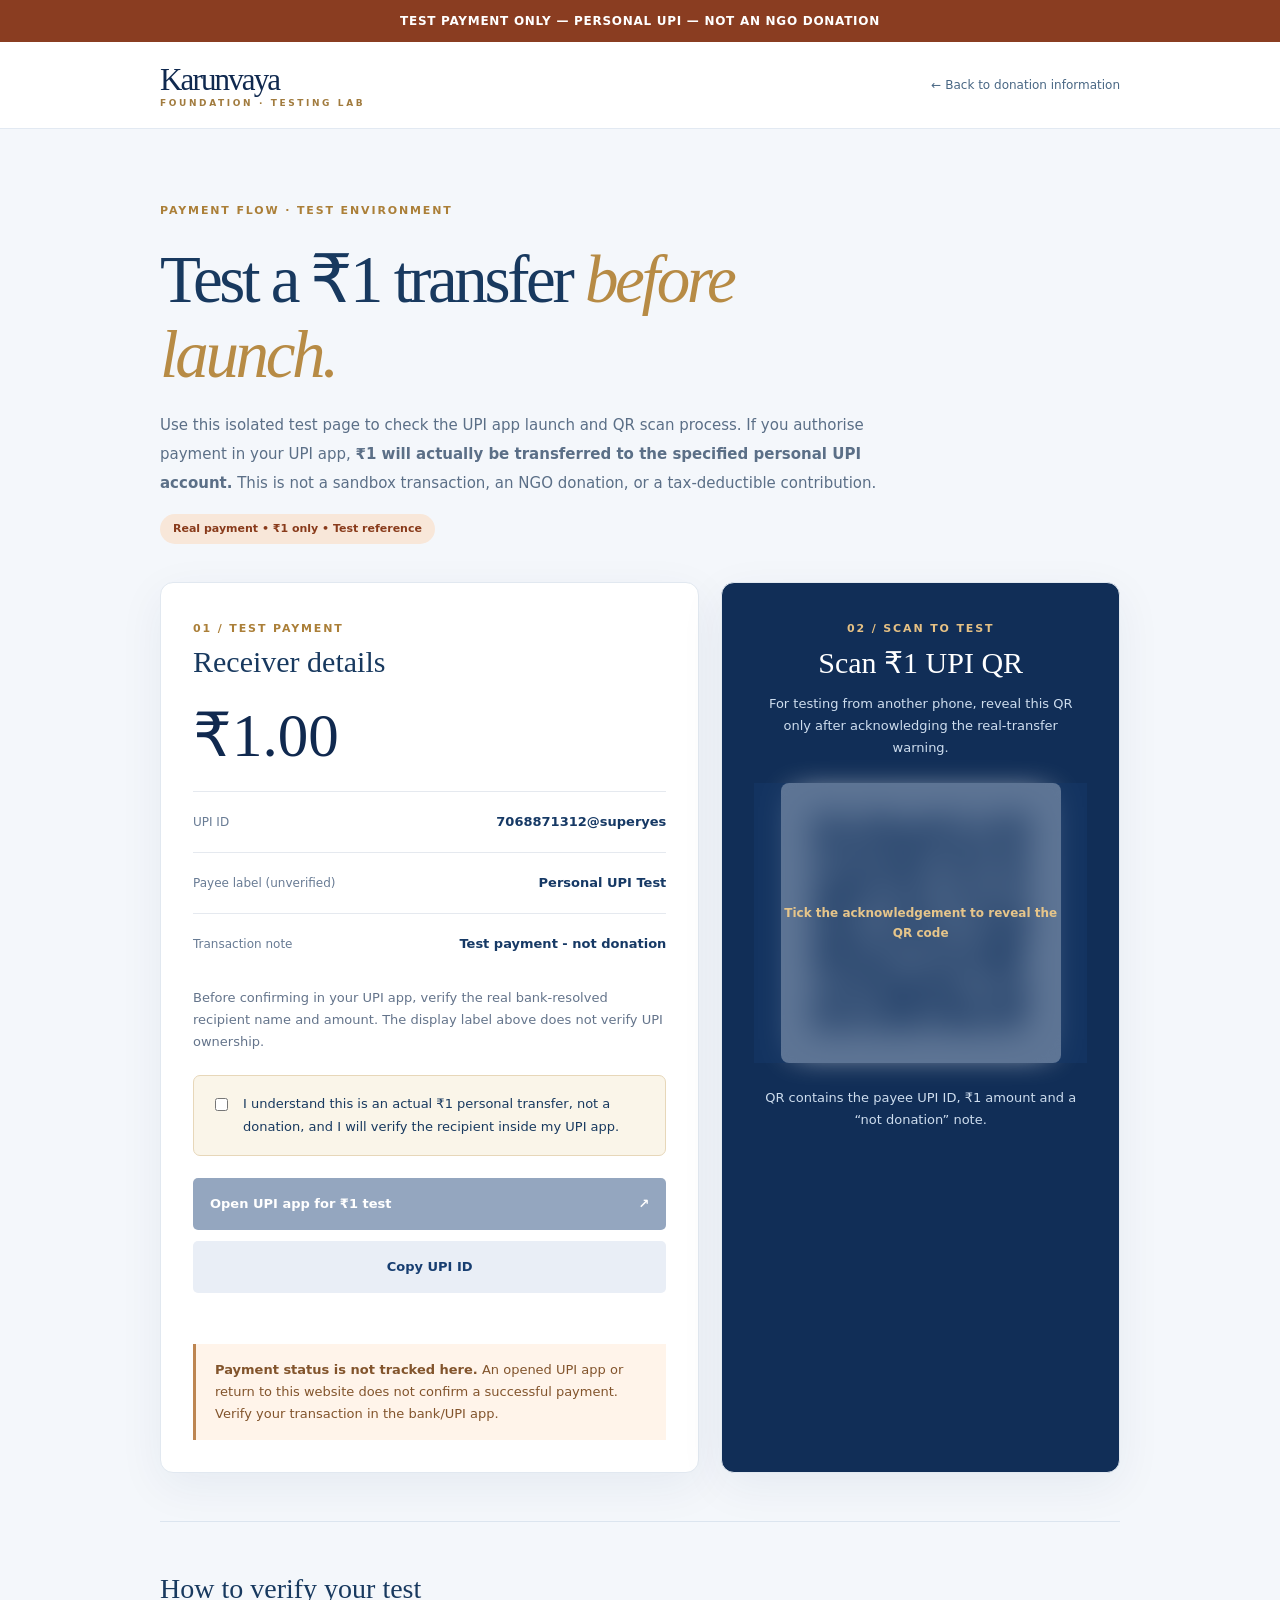
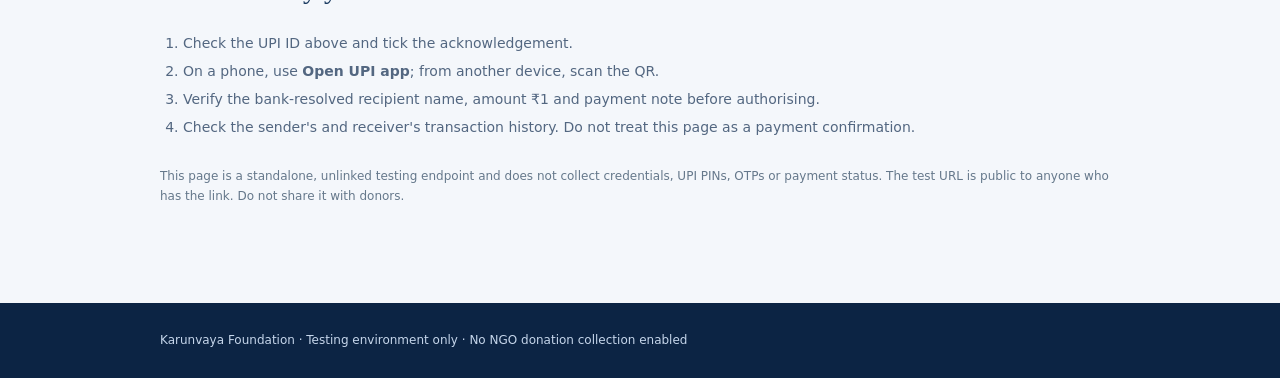
<file: upi-test.html>
<!doctype html>
<html lang="en">
<head>
<meta charset="UTF-8"><meta name="viewport" content="width=device-width,initial-scale=1"><meta name="theme-color" content="#10294f">
<meta name="robots" content="noindex,nofollow,noarchive">
<meta name="description" content="Private-use test page for a personal UPI transaction. Not an NGO donation.">
<title>₹1 Personal UPI Test — Karunvaya Preview</title>
<style>
:root{--navy:#10294f;--gold:#c69a47;--ink:#18395f;--muted:#64748b}
*{box-sizing:border-box}body{margin:0;background:#f4f7fb;color:var(--ink);font:15px/1.7 system-ui,-apple-system,"Segoe UI",sans-serif}
a{color:inherit}button{font:inherit}button:focus-visible,a:focus-visible,input:focus-visible{outline:3px solid #c69a47;outline-offset:3px}
.banner{background:#8a3d21;color:#fff;text-align:center;font-weight:800;font-size:12px;letter-spacing:.06em;padding:11px 16px}
header{background:white;border-bottom:1px solid #e2e9f2}.wrap{width:min(960px,calc(100% - 32px));margin:auto}
.top{padding:20px 0;display:flex;justify-content:space-between;align-items:center;gap:12px}.brand{font:31px Georgia,serif;letter-spacing:-.06em;color:var(--navy);text-decoration:none}.brand small{display:block;font:800 9px system-ui;letter-spacing:.29em;color:#a17b3e}.back{font-size:12px;color:#496784;text-decoration:none}
main{padding:68px 0 85px}.eyebrow{font-size:11px;font-weight:850;letter-spacing:.17em;color:#ab7f38}.intro{max-width:730px}.intro h1{font:400 clamp(42px,6vw,67px)/1.12 Georgia,serif;letter-spacing:-.05em;margin:19px 0}.intro h1 em{color:#b78b45}.intro p{color:#5b6f87;font-size:15px;line-height:1.95}.tag{display:inline-flex;padding:6px 13px;background:#f8e7d9;color:#893b1b;border-radius:30px;font-size:11px;font-weight:800}
.columns{display:grid;grid-template-columns:1.15fr .85fr;gap:22px;margin-top:38px}.panel{background:white;border:1px solid #e1e8f0;border-radius:13px;padding:32px;box-shadow:0 13px 46px #15355a10}
.panel h2{font:400 30px Georgia,serif;margin:4px 0 12px}.panel p{font-size:13px;color:var(--muted)}.detail{padding:19px 0;border-top:1px solid #e5e9ef;display:flex;justify-content:space-between;gap:16px;align-items:center}.detail span{color:#687b94;font-size:12px}.detail strong{color:#163965;font-size:13px;overflow-wrap:anywhere;text-align:right}.amount{font:400 61px Georgia,serif;color:var(--navy);margin:20px 0}
.consent{display:flex;gap:12px;align-items:flex-start;background:#faf5e9;padding:17px;border:1px solid #e7d7b9;border-radius:7px;font-size:13px;line-height:1.7;margin:22px 0}.consent input{margin-top:5px;accent-color:#204b7c}
.pay-link,.copy-btn{border:0;border-radius:5px;padding:15px 17px;font-weight:800;font-size:13px;cursor:pointer}.pay-link{display:flex;justify-content:space-between;background:#153c72;color:white;text-decoration:none;gap:20px}.pay-link[aria-disabled="true"]{opacity:.45;cursor:not-allowed;pointer-events:none}.copy-btn{background:#e9eef6;color:#173e71;width:100%;margin-top:11px}
.warning{margin:22px 0 0;padding:15px 19px;background:#fff4ea;border-left:3px solid #bd8551;color:#82542c;font-size:13px;line-height:1.7}
.qr-card{background:#112e57;color:white;min-height:420px;text-align:center}.qr-card h2{color:#fff}.qr-card p{color:#ceddee}.qr-frame{width:min(100%,280px);aspect-ratio:1;display:grid;place-items:center;background:white;border-radius:8px;margin:24px auto;padding:13px}
.qr-frame img{width:100%;height:auto;image-rendering:pixelated}
.masked{filter:blur(16px);opacity:.22;pointer-events:none}.qr-cover{font-size:12px;color:#e6c58a;font-weight:700}.qr-code-wrap{position:relative}.qr-cover{position:absolute;inset:0;display:flex;align-items:center;justify-content:center;text-align:center;background:#153765af;padding:20px}
.smallprint{font-size:12px;color:#65788b;margin-top:25px}.status{font-size:12px;min-height:20px;color:#285e47;margin:9px 0}
.steps{margin-top:48px;border-top:1px solid #dce5ef;padding-top:28px}.steps h2{font:400 28px Georgia,serif}.steps ol{padding-left:23px;color:#536781;font-size:14px;line-height:2}
footer{background:#0c2444;color:#c6d6eb;padding:27px 0;font-size:12px}
@media(max-width:710px){main{padding:46px 0 60px}.columns{grid-template-columns:1fr}.panel{padding:24px}.top{align-items:flex-start}.brand{font-size:25px}.back{font-size:11px}.qr-card{min-height:unset}}
</style>
</head>
<body>
<div class="banner">TEST PAYMENT ONLY — PERSONAL UPI — NOT AN NGO DONATION</div>
<header><div class="wrap top"><a href="https://karunvaya-foundation.abhisekatripathi130.workers.dev/" class="brand">Karunvaya<small>FOUNDATION · TESTING LAB</small></a><a class="back" href="https://karunvaya-foundation.abhisekatripathi130.workers.dev/donate.html">← Back to donation information</a></div></header>
<main class="wrap"><div class="intro"><span class="eyebrow">PAYMENT FLOW · TEST ENVIRONMENT</span><h1>Test a ₹1 transfer <em>before launch.</em></h1><p>Use this isolated test page to check the UPI app launch and QR scan process. If you authorise payment in your UPI app, <strong>₹1 will actually be transferred to the specified personal UPI account.</strong> This is not a sandbox transaction, an NGO donation, or a tax-deductible contribution.</p><span class="tag">Real payment • ₹1 only • Test reference</span></div>
<div class="columns">
<section class="panel"><span class="eyebrow">01 / TEST PAYMENT</span><h2>Receiver details</h2>
<div class="amount">₹1.00</div>
<div class="detail"><span>UPI ID</span><strong id="receiver">7068871312@superyes</strong></div>
<div class="detail"><span>Payee label (unverified)</span><strong>Personal UPI Test</strong></div>
<div class="detail"><span>Transaction note</span><strong>Test payment - not donation</strong></div>
<p>Before confirming in your UPI app, verify the real bank-resolved recipient name and amount. The display label above does not verify UPI ownership.</p>
<label class="consent"><input type="checkbox" id="agree"><span>I understand this is an actual ₹1 personal transfer, not a donation, and I will verify the recipient inside my UPI app.</span></label>
<a id="pay-link" class="pay-link" href="#" aria-disabled="true" tabindex="-1">Open UPI app for ₹1 test <span aria-hidden="true">↗</span></a>
<button class="copy-btn" type="button" id="copy">Copy UPI ID</button><div class="status" role="status" id="status"></div>
<div class="warning"><strong>Payment status is not tracked here.</strong> An opened UPI app or return to this website does not confirm a successful payment. Verify your transaction in the bank/UPI app.</div>
</section>
<aside class="panel qr-card"><span class="eyebrow" style="color:#e6c184">02 / SCAN TO TEST</span><h2>Scan ₹1 UPI QR</h2><p>For testing from another phone, reveal this QR only after acknowledging the real-transfer warning.</p>
<div class="qr-code-wrap" id="qr-wrap"><div class="qr-frame"><img id="qr" alt="UPI QR code for a real ₹1 personal transfer to the test UPI ID" src="[data-uri]" width="371" height="371"></div><div class="qr-cover" id="qr-cover">Tick the acknowledgement to reveal the QR code</div></div>
<p id="qr-message">QR contains the payee UPI ID, ₹1 amount and a “not donation” note.</p></aside>
</div>
<section class="steps"><h2>How to verify your test</h2><ol><li>Check the UPI ID above and tick the acknowledgement.</li><li>On a phone, use <strong>Open UPI app</strong>; from another device, scan the QR.</li><li>Verify the bank-resolved recipient name, amount ₹1 and payment note before authorising.</li><li>Check the sender's and receiver's transaction history. Do not treat this page as a payment confirmation.</li></ol><p class="smallprint">This page is a standalone, unlinked testing endpoint and does not collect credentials, UPI PINs, OTPs or payment status. The test URL is public to anyone who has the link. Do not share it with donors.</p></section>
</main>
<footer><div class="wrap">Karunvaya Foundation · Testing environment only · No NGO donation collection enabled</div></footer>
<script>
(()=>{const uri="upi://pay?pa=7068871312%40superyes&pn=Personal%20UPI%20Test&am=1.00&cu=INR&tn=Test%20payment%20-%20not%20donation";const c=document.getElementById('agree');const pay=document.getElementById('pay-link');const cover=document.getElementById('qr-cover');const qr=document.getElementById('qr');const copy=document.getElementById('copy');const status=document.getElementById('status');const update=()=>{const on=c.checked;pay.setAttribute('aria-disabled',String(!on));pay.setAttribute('tabindex',on?'0':'-1');pay.setAttribute('href',on?uri:'#');cover.hidden=on;qr.style.filter=on?'none':'blur(16px)';};c.addEventListener('change',update);pay.addEventListener('click',e=>{if(!c.checked)e.preventDefault()});copy.addEventListener('click',async()=>{try{await navigator.clipboard.writeText('7068871312@superyes');status.textContent='UPI ID copied.'}catch{status.textContent='Copy manually: 7068871312@superyes'}});update();})();
</script>
</body>
</html>
</file>
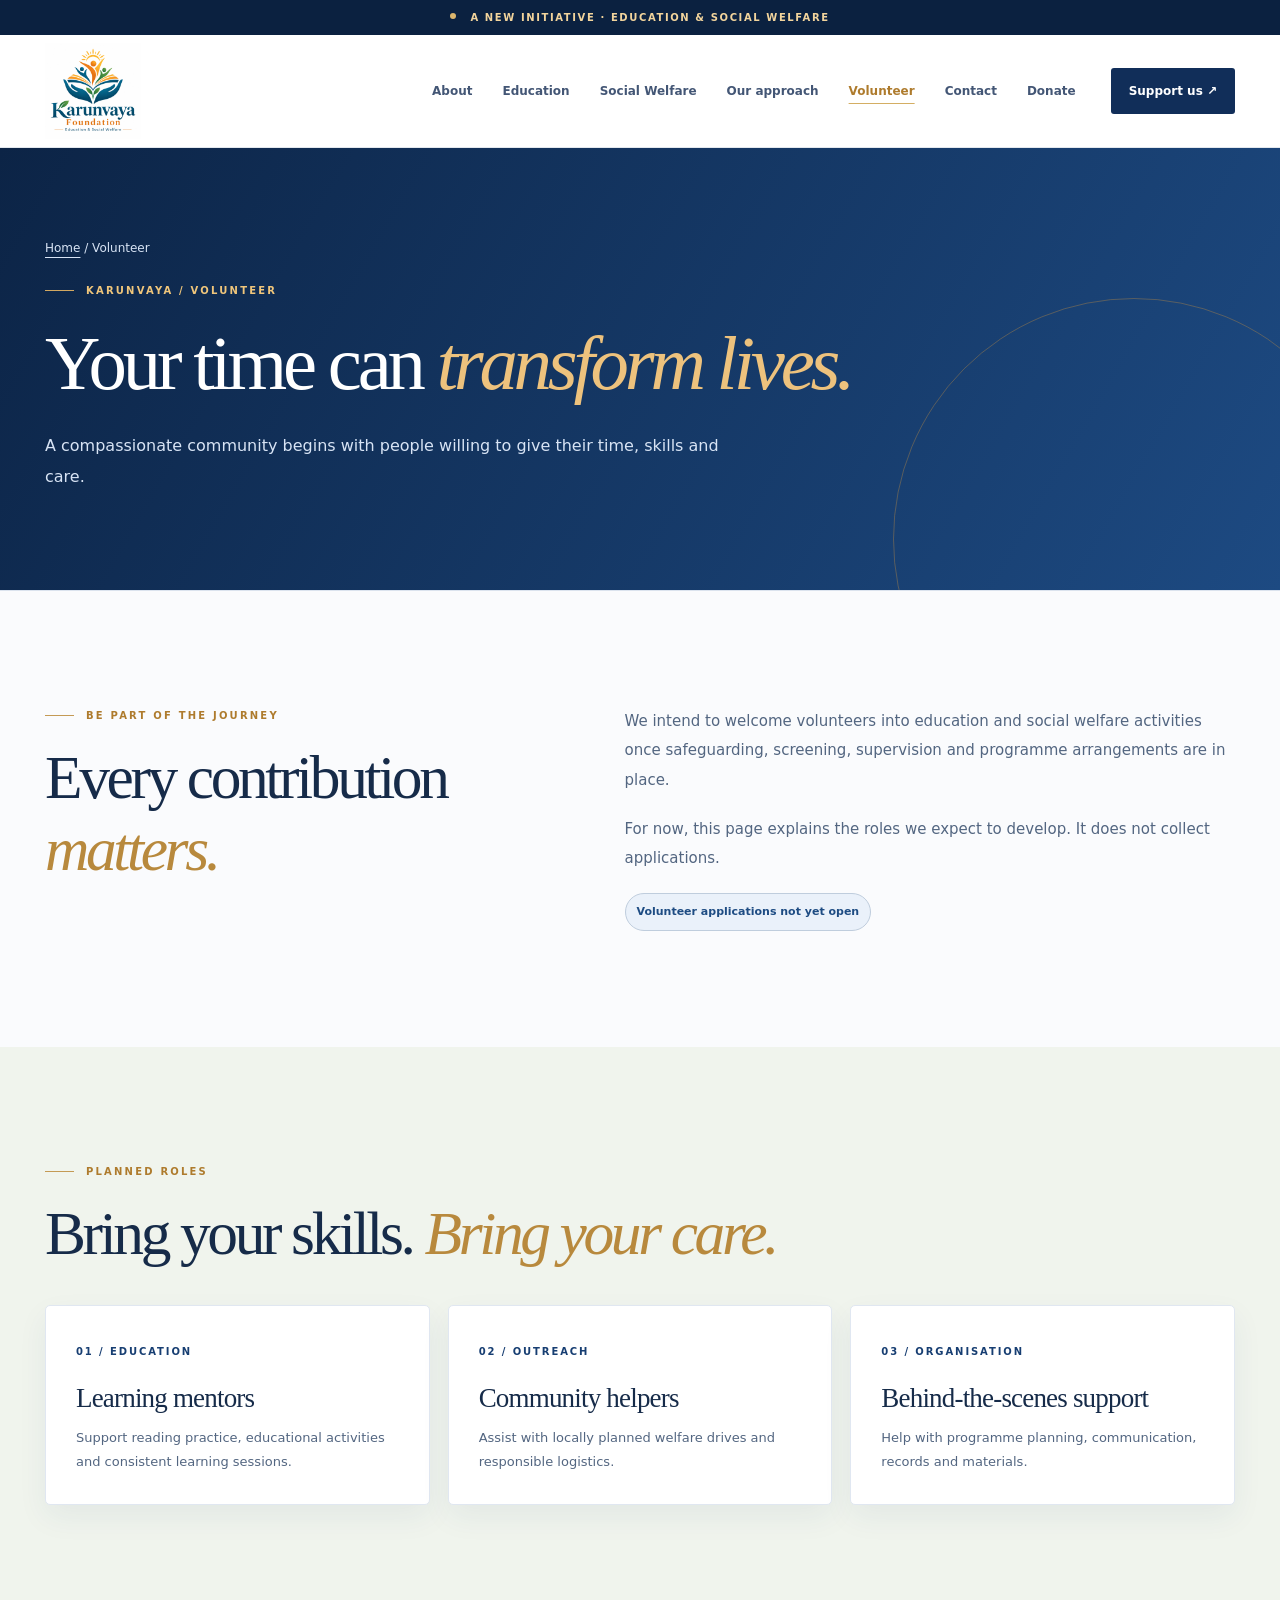
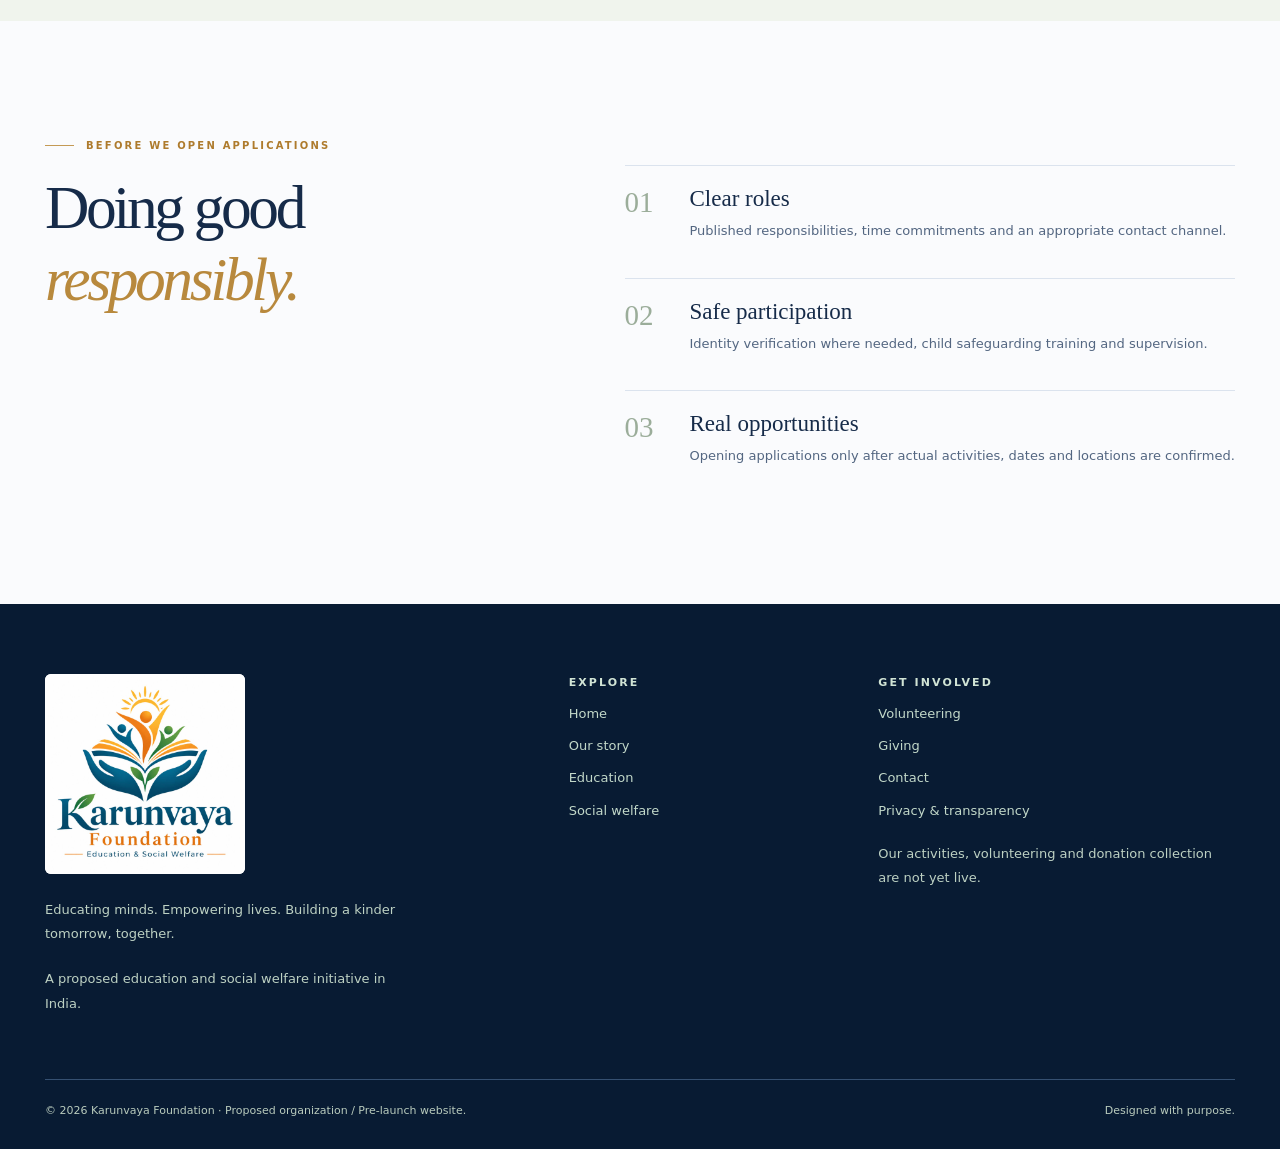
<file: volunteer.html>
<!doctype html>
<html lang="en"><head><meta charset="utf-8"><meta name="viewport" content="width=device-width, initial-scale=1"><meta name="theme-color" content="#10294f"><meta name="description" content="Learn about planned volunteer opportunities with Karunvaya Foundation."><title>Volunteer | Karunvaya Foundation</title><link rel="stylesheet" href="styles.css"></head>
<body id="top"><a class="skip" href="#main">Skip to content</a><div class="notice"><i></i> A NEW INITIATIVE · EDUCATION & SOCIAL WELFARE</div>
<header>
    <div class="shell topbar">
      <a class="brand" href="index.html" aria-label="Karunvaya Foundation home">
        <img class="brand-logo" src="assets/karunvaya-foundation-logo.jpg" alt="Karunvaya Foundation — Education &amp; Social Welfare" width="1280" height="1280">
      </a>
      <nav id="primary-nav" aria-label="Main navigation">
        <a href="about.html">About</a><a href="education.html">Education</a><a href="social-welfare.html">Social Welfare</a><a href="index.html#approach">Our approach</a><a href="volunteer.html" aria-current="page">Volunteer</a><a href="contact.html">Contact</a><a href="donate.html">Donate</a>
      </nav>
      <a class="header-cta" href="donate.html">Support us ↗</a>
      <button class="menu-toggle" id="menu-toggle" type="button" aria-label="Open menu" aria-controls="primary-nav" aria-expanded="false"><svg width="23" height="23" viewBox="0 0 24 24" fill="none" stroke="currentColor" stroke-width="1.7" stroke-linecap="round"><path d="M3 7h18M3 12h18M3 17h18"/></svg></button>
    </div>
  </header>
<main id="main"><section class="inner-hero"><div class="shell"><div class="crumb"><a href="index.html">Home</a> / Volunteer</div><span class="eyebrow">Karunvaya / Volunteer</span><h1>Your time can <em>transform lives.</em></h1><p>A compassionate community begins with people willing to give their time, skills and care.</p></div></section>

<section class="block"><div class="shell content-grid"><div><span class="eyebrow">Be part of the journey</span><h2 class="section-title">Every contribution <em>matters.</em></h2></div><div class="prose"><p>We intend to welcome volunteers into education and social welfare activities once safeguarding, screening, supervision and programme arrangements are in place.</p><p>For now, this page explains the roles we expect to develop. It does not collect applications.</p><span class="tag">Volunteer applications not yet open</span></div></div></section>
<section class="block" style="background:#f0f4ed"><div class="shell"><span class="eyebrow">Planned roles</span><h2 class="section-title">Bring your skills. <em>Bring your care.</em></h2><div class="mini-cards"><article class="mini-card"><small>01 / EDUCATION</small><h3>Learning mentors</h3><p>Support reading practice, educational activities and consistent learning sessions.</p></article><article class="mini-card"><small>02 / OUTREACH</small><h3>Community helpers</h3><p>Assist with locally planned welfare drives and responsible logistics.</p></article><article class="mini-card"><small>03 / ORGANISATION</small><h3>Behind-the-scenes support</h3><p>Help with programme planning, communication, records and materials.</p></article></div></div></section>
<section class="block"><div class="shell content-grid"><div><span class="eyebrow">Before we open applications</span><h2 class="section-title">Doing good <em>responsibly.</em></h2></div><div class="stack"><div class="stack-row"><span class="num">01</span><div><h3>Clear roles</h3><p>Published responsibilities, time commitments and an appropriate contact channel.</p></div></div><div class="stack-row"><span class="num">02</span><div><h3>Safe participation</h3><p>Identity verification where needed, child safeguarding training and supervision.</p></div></div><div class="stack-row"><span class="num">03</span><div><h3>Real opportunities</h3><p>Opening applications only after actual activities, dates and locations are confirmed.</p></div></div></div></div></section></main><footer class="foot"><div class="shell"><div class="foot-grid"><div><a class="foot-logo" href="index.html" aria-label="Karunvaya Foundation home"><img src="assets/karunvaya-foundation-logo.jpg" alt="Karunvaya Foundation — Education &amp; Social Welfare" width="1280" height="1280" loading="lazy" decoding="async"></a><p>Educating minds. Empowering lives. Building a kinder tomorrow, together.</p><p>A proposed education and social welfare initiative in India.</p></div><div><h3>Explore</h3><a href="index.html">Home</a><a href="about.html">Our story</a><a href="education.html">Education</a><a href="social-welfare.html">Social welfare</a></div><div><h3>Get involved</h3><a href="volunteer.html">Volunteering</a><a href="donate.html">Giving</a><a href="contact.html">Contact</a><a href="privacy.html">Privacy & transparency</a><p>Our activities, volunteering and donation collection are not yet live.</p></div></div><div class="foot-bottom"><span>© <span id="year">2026</span> Karunvaya Foundation · Proposed organization / Pre-launch website.</span><span>Designed with purpose.</span></div></div></footer><script src="script.js" defer></script></body></html>
</file>
<file: styles.css>
:root{--ink:#213a32;--deep:#183d32;--green:#296b54;--muted:#61746a;--cream:#f8f8f3;--white:#fff;--pale:#edf2e9;--line:#dce5da;--gold:#bc936a;--serif:Georgia,'Times New Roman',serif;--sans:Inter,system-ui,-apple-system,BlinkMacSystemFont,'Segoe UI',sans-serif}
    *{box-sizing:border-box}html{scroll-behavior:smooth;scroll-padding-top:100px}body{margin:0;color:var(--ink);background:var(--cream);font:400 16px/1.7 var(--sans);-webkit-font-smoothing:antialiased}a{color:inherit;text-decoration:none}button{font:inherit;cursor:pointer}svg,img{max-width:100%;display:block}h1,h2,h3,p{margin-top:0}h1,h2,h3{font-weight:400}::selection{background:#cde3d1;color:var(--deep)}:focus-visible{outline:3px solid var(--gold);outline-offset:4px}.shell{width:min(calc(100% - 80px),1190px);margin-inline:auto}.skip{position:absolute;left:16px;top:-100px;background:var(--deep);color:#fff;padding:12px;z-index:200}.skip:focus{top:12px}
    .notice{background:#e5eee5;color:#426b56;text-align:center;letter-spacing:.16em;text-transform:uppercase;font-weight:750;font-size:10px;padding:9px 12px}.notice i{display:inline-block;width:6px;height:6px;background:#6d9979;border-radius:50%;margin-right:9px;vertical-align:2px}
    header{position:sticky;top:0;background:rgba(248,248,243,.97);backdrop-filter:blur(14px);z-index:100;border-bottom:1px solid var(--line)}.topbar{min-height:84px;display:flex;align-items:center;gap:35px;justify-content:space-between}.brand{display:flex;align-items:center;gap:12px;flex-shrink:0}.brand-mark{width:49px;height:49px}.brand strong{font:400 26px/1.08 var(--serif);letter-spacing:-.07em;display:block;color:#143f40}.brand small{display:block;font-size:9px;letter-spacing:.29em;color:var(--muted);font-weight:750;margin-top:7px;text-transform:uppercase}nav{display:flex;align-items:center;gap:30px;margin-left:auto}nav a{font-size:12px;font-weight:650;color:#52695b;white-space:nowrap}nav a:hover,nav a:focus-visible{color:var(--green)}.header-cta{font-size:12px;font-weight:700;color:#fff;background:var(--deep);padding:13px 18px;border-radius:3px;white-space:nowrap}.header-cta:hover{background:#2d745e}.menu-toggle{display:none;border:1px solid var(--line);background:transparent;border-radius:5px;padding:9px;color:var(--ink);height:45px;width:45px}
    .eyebrow{display:flex;align-items:center;gap:12px;font-size:10px;letter-spacing:.22em;text-transform:uppercase;font-weight:800;color:var(--green)}.eyebrow:before{content:'';height:1px;width:29px;background:#9ebcaa}.serif{font-family:var(--serif);letter-spacing:-.052em}.serif em{font-weight:400;color:var(--green)}.btn{display:inline-flex;align-items:center;justify-content:center;gap:20px;border:1px solid transparent;padding:13px 22px;min-height:51px;font-size:12px;font-weight:750;border-radius:3px;transition:transform .2s,background .2s}.btn:hover{transform:translateY(-2px)}.btn-dark{background:var(--deep);color:#fff}.btn-dark:hover{background:#2e6f59}.btn-line{background:transparent;border-color:#bacfc0;color:var(--deep)}.btn-line:hover{background:#edf4ee}.textlink{border-bottom:1px solid #88b19c;padding-bottom:6px;font-size:12px;font-weight:750;color:var(--green)}.textlink:hover{color:#143e2e}
    .hero{padding:85px 0 105px;overflow:hidden}.hero-grid{display:grid;grid-template-columns:1.03fr .97fr;gap:58px;align-items:center}.hero h1{font-size:clamp(54px,6.2vw,89px);line-height:1.07;margin:27px 0}.hero p{font-size:15px;max-width:500px;line-height:1.95;color:var(--muted)}.actions{display:flex;gap:14px;flex-wrap:wrap;margin-top:34px}.hero-art{background:#e6eee5;border-radius:190px 190px 8px 8px;min-height:500px;display:flex;align-items:flex-end;justify-content:center;position:relative;overflow:hidden}.hero-art:before{content:'';position:absolute;width:370px;height:370px;border:1px solid #b8cebd;border-radius:50%;right:-65px;top:55px}.hero-art:after{content:'LEARNING • DIGNITY • HOPE';position:absolute;top:65px;right:27px;writing-mode:vertical-rl;letter-spacing:.3em;font-size:9px;font-weight:700;color:#678b74}.hero-art svg{width:min(100%,500px);height:auto;position:relative;z-index:1}.floating-note{position:absolute;bottom:40px;left:26px;z-index:2;background:#fff;padding:18px 23px;font:italic 21px/1.3 var(--serif);box-shadow:0 15px 50px #173f3420;max-width:210px}.hero-under{display:flex;align-items:center;gap:24px;margin-top:34px;color:#708276;font-size:11px}.hero-under:before{content:'';width:47px;height:1px;background:#9bb3a1}
    .strip{background:var(--deep);color:#fff}.strip-inner{min-height:122px;display:grid;grid-template-columns:1.2fr 1fr 1fr;align-items:center;gap:30px}.strip b{font:400 23px/1.3 var(--serif)}.strip span{display:flex;align-items:center;gap:12px;color:#d7e7dd;font-size:12px}.strip span:before{content:'✦';color:#b9d2bb}
    section.block{padding:116px 0}.section-title{font:400 clamp(42px,4.8vw,66px)/1.17 var(--serif);letter-spacing:-.055em;margin:18px 0 24px}.section-intro{color:var(--muted);font-size:15px;max-width:660px;line-height:1.95}.two-col{display:grid;grid-template-columns:.85fr 1.15fr;gap:120px;align-items:start}.value-list{margin-top:30px;border-top:1px solid var(--line)}.value-list div{padding:17px 0;border-bottom:1px solid var(--line);display:flex;gap:16px;align-items:center;color:#4d6959;font-size:13px}.value-list span{font-size:18px;color:var(--gold)}.about-side{padding:44px;background:#ebf1e9;border-radius:6px}.about-side p{font:italic 35px/1.4 var(--serif);letter-spacing:-.035em;margin:0}.about-side small{display:block;margin-top:32px;color:#5d7967;letter-spacing:.15em;text-transform:uppercase;font-size:10px;font-weight:700}
    .work{background:#f0f3ed}.section-head{display:flex;justify-content:space-between;align-items:end;gap:40px;margin-bottom:42px}.section-head .section-title{margin-bottom:0}.section-head p{max-width:360px;color:var(--muted);font-size:14px;margin-bottom:6px}.cards{display:grid;grid-template-columns:repeat(2,1fr);gap:22px}.card{background:#fff;border:1px solid #e3e8de;border-radius:6px;overflow:hidden}.card-visual{height:248px;overflow:hidden;display:grid;place-items:center}.education-bg{background:#dae7dc}.welfare-bg{background:#ece5d8}.card-visual svg{height:100%;width:100%}.card-body{padding:35px}.number{letter-spacing:.2em;color:#7b9883;text-transform:uppercase;font-size:10px;font-weight:800}.card h3{font:400 38px/1.2 var(--serif);letter-spacing:-.04em;margin:16px 0}.card p{font-size:14px;color:var(--muted);line-height:1.85;margin-bottom:25px}.caption{font-size:12px;color:#76877c;margin-top:26px}
    .steps{display:grid;grid-template-columns:repeat(3,1fr);gap:24px;margin-top:54px}.step{padding:32px 26px;border:1px solid var(--line);border-radius:4px;background:#fff}.step strong{font:400 38px var(--serif);color:#a2b9a7}.step h3{font:400 25px var(--serif);margin:24px 0 10px}.step p{font-size:13px;color:var(--muted);line-height:1.9}
    .highlight{background:var(--deep);color:white;padding:92px 0}.highlight-grid{display:grid;grid-template-columns:1fr .75fr;gap:100px;align-items:center}.highlight .eyebrow{color:#a3d0ad}.highlight .eyebrow:before{background:#a3d0ad}.highlight h2{font:400 clamp(41px,4.7vw,66px)/1.15 var(--serif);letter-spacing:-.05em;margin:22px 0}.highlight h2 em{color:#a8cdb2}.highlight p{color:#cbdcd1;font-size:14px;line-height:1.9}.highlight .btn{background:#fafbf6;color:var(--deep)}.highlight aside{border-left:1px solid #6e9580;padding-left:40px;font:italic 27px/1.55 var(--serif);color:#daeadb}
    .timeline{display:grid;grid-template-columns:repeat(3,1fr);margin-top:50px;border-top:1px solid var(--line)}.timeline div{padding:32px 24px 8px 0}.timeline b{color:#9cad9e;font:400 28px var(--serif)}.timeline h3{font:400 23px var(--serif);margin:18px 0 10px}.timeline p{color:var(--muted);font-size:13px;line-height:1.85}.timeline div+div{padding-left:25px;border-left:1px solid var(--line)}
    .contact{background:#eef3ec;text-align:center}.contact h2{font:400 clamp(42px,5vw,70px)/1.17 var(--serif);letter-spacing:-.05em;max-width:790px;margin:18px auto 22px}.contact p{max-width:620px;margin:0 auto 26px;color:var(--muted);font-size:14px;line-height:1.9}.contact .eyebrow{justify-content:center}
    .foot{background:#1a352c;color:#eff5ef;padding:70px 0 28px}.foot-grid{display:grid;grid-template-columns:1.3fr .7fr 1fr;gap:60px}.foot-brand{font:400 36px var(--serif);letter-spacing:-.055em}.foot small{color:#b7c9bd;letter-spacing:.21em;font-size:10px;font-weight:750}.foot p{color:#bdd1c3;font-size:13px;line-height:1.9;max-width:380px;margin-top:20px}.foot h3{font-size:11px;text-transform:uppercase;letter-spacing:.19em;font-weight:700;color:#d1e4d5}.foot a{display:block;font-size:13px;color:#c2d8c9;margin:10px 0}.foot a:hover{color:#fff}.foot-bottom{border-top:1px solid #476354;padding-top:22px;margin-top:50px;display:flex;justify-content:space-between;gap:20px;color:#b9cbbd;font-size:11px}
    @media(max-width:1000px){.topbar{gap:16px}nav{gap:14px}.shell{width:min(calc(100% - 52px),1190px)}.hero-grid{gap:30px}.two-col{gap:55px}.hero-art{min-height:440px}.brand strong{font-size:23px}}
    @media(max-width:760px){.shell{width:calc(100% - 36px)}.notice{font-size:9px}.topbar{min-height:73px}.brand-mark{width:42px;height:42px}.brand strong{font-size:23px}.brand small{font-size:8px}.menu-toggle{display:grid;place-items:center;margin-left:auto}.header-cta{display:none}nav{display:none;position:absolute;left:0;top:100%;width:100%;background:var(--cream);padding:18px;border-bottom:1px solid var(--line);box-shadow:0 18px 30px #1d45321b;flex-direction:column;align-items:stretch;gap:0;margin:0}nav.open{display:flex}nav a{padding:13px 10px;border-bottom:1px solid var(--line);font-size:14px}.hero{padding:56px 0 67px}.hero-grid,.two-col,.highlight-grid{grid-template-columns:1fr;gap:38px}.hero h1{font-size:clamp(49px,12vw,72px);margin:18px 0}.hero-art{min-height:auto;max-height:450px}.floating-note{font-size:17px;bottom:16px;left:15px}.strip-inner{grid-template-columns:1fr;gap:12px;padding:27px 0}.strip b{font-size:22px}section.block{padding:76px 0}.section-title{font-size:clamp(38px,10vw,56px)}.about-side{padding:30px}.about-side p{font-size:29px}.section-head{display:block}.cards,.steps,.timeline{grid-template-columns:1fr}.card-visual{height:220px}.card-body{padding:26px}.steps{margin-top:33px}.highlight{padding:65px 0}.highlight aside{font-size:25px}.timeline{border-top:none}.timeline div,.timeline div+div{border-left:none;border-top:1px solid var(--line);padding:25px 0}.foot-grid{grid-template-columns:1fr;gap:24px}.foot-bottom{display:block}.foot-bottom span{display:block;margin:8px 0}}
    @media(prefers-reduced-motion:reduce){html{scroll-behavior:auto}*,*:before,*:after{transition:none!important;animation:none!important}}
  
/* V3: reusable internal page layouts and refinements */
html{scroll-padding-top:110px}.brand-mark{flex-shrink:0}
nav a[aria-current="page"]{color:var(--green);text-decoration:underline;text-decoration-color:var(--gold);text-underline-offset:8px}
.inner-hero{padding:90px 0 82px;background:#edf3eb;border-bottom:1px solid var(--line);position:relative;overflow:hidden}
.inner-hero::after{content:"";position:absolute;right:-95px;bottom:-190px;width:480px;height:480px;border:1px solid #c8d9c7;border-radius:50%;pointer-events:none}
.inner-hero .shell{position:relative;z-index:1}
.inner-hero h1{font:400 clamp(52px,6vw,84px)/1.1 var(--serif);max-width:890px;letter-spacing:-.055em;margin:23px 0}
.inner-hero h1 em,.section-title em{color:var(--green)}
.inner-hero p{max-width:680px;color:var(--muted);font-size:16px;line-height:1.95}
.crumb{font-size:12px;color:#6d8978;margin-bottom:24px}.crumb a{text-decoration:underline;text-underline-offset:5px}
.content-grid{display:grid;grid-template-columns:.9fr 1.1fr;gap:80px;align-items:start}
.prose{font-size:15px;color:var(--muted);line-height:1.95}.prose p{margin-bottom:20px}
.soft-panel{padding:34px 40px;background:#eff4ed;border:1px solid var(--line);border-radius:6px}
.soft-panel h3{font:400 26px var(--serif);letter-spacing:-.035em;margin:0 0 14px}.soft-panel p{color:#5a7363;font-size:14px;line-height:1.85;margin:0}
.mini-cards{display:grid;grid-template-columns:repeat(3,minmax(0,1fr));gap:18px;margin-top:35px}
.mini-card{background:white;border:1px solid var(--line);border-radius:5px;padding:30px;min-width:0}
.mini-card small{color:var(--green);font-size:10px;letter-spacing:.19em;font-weight:800}
.mini-card h3{font:400 27px/1.2 var(--serif);letter-spacing:-.03em;margin:19px 0 12px}
.mini-card p{font-size:13px;color:var(--muted);line-height:1.85;margin:0}
.stack{display:grid;gap:14px;margin-top:28px}
.stack-row{display:flex;gap:21px;padding:20px 0;border-top:1px solid var(--line)}
.stack-row .num{font:400 29px var(--serif);color:#9bad9a;min-width:44px}
.stack-row h3{font:400 23px var(--serif);margin:0 0 7px}
.stack-row p{font-size:13px;color:var(--muted);margin:0;line-height:1.85}
.inline-callout{background:#f0f4ed;border-left:3px solid var(--green);padding:20px 24px;color:#536e5c;font-size:14px;line-height:1.8;margin-top:30px}
.faq-list{max-width:850px;margin:34px auto 0;border-top:1px solid var(--line)}
.faq-list details{border-bottom:1px solid var(--line);padding:19px 4px}
.faq-list summary{cursor:pointer;font-weight:700;color:#2b4939;display:flex;align-items:center;justify-content:space-between;gap:15px;list-style:none}
.faq-list summary::-webkit-details-marker{display:none}
.faq-list summary:after{content:"+";font-size:23px;font-weight:400;color:var(--green)}
.faq-list details[open] summary:after{content:"−"}
.faq-list p{margin:12px 30px 5px 0;color:var(--muted);font-size:14px;line-height:1.9}
.tag{display:inline-flex;padding:7px 11px;border:1px solid #bfd4bf;border-radius:40px;font-size:11px;font-weight:750;color:#447b59;background:#edf5e9}
.link-grid{display:grid;grid-template-columns:repeat(2,1fr);gap:14px;margin-top:25px}
.link-grid a{border:1px solid var(--line);background:white;display:flex;align-items:center;justify-content:space-between;padding:22px;color:var(--deep);font-weight:700}
.link-grid a:hover{background:#f0f6ee}
.breadcrumb-trail{font-size:11px;color:#73917f;margin-bottom:24px}
.faq-head{text-align:center}.faq-head .eyebrow{justify-content:center}.faq-head .section-title{margin-left:auto;margin-right:auto}
footer a:focus-visible,button:focus-visible{outline-color:var(--gold)}
@media(max-width:800px){.content-grid{grid-template-columns:1fr;gap:28px}.mini-cards{grid-template-columns:1fr 1fr}.inner-hero{padding:68px 0 61px}}
@media(max-width:600px){.mini-cards,.link-grid{grid-template-columns:1fr}.mini-card{padding:24px}.soft-panel{padding:27px}.inner-hero h1{font-size:clamp(44px,12vw,62px)}.inner-hero p{font-size:14px}.faq-list summary{font-size:14px}.faq-list p{font-size:13px}}

/* KARUNVAYA V4 — royal navy and champagne gold identity */
:root{--ink:#11284b;--deep:#10294f;--green:#173e72;--muted:#536681;--cream:#f8fafc;--white:#fff;--pale:#eaf1fa;--line:#dbe3ee;--gold:#c69a47;--serif:Georgia,'Times New Roman',serif;--sans:Inter,system-ui,-apple-system,'Segoe UI',sans-serif}
body{background:#fafbfd;color:#162b49}
.notice{background:#0b2140;color:#f2d49c}.notice i{background:#dcb66d}
header{background:rgba(255,255,255,.97);border-bottom:1px solid #e3e8ee}
.brand strong{color:#102b56}.brand small{color:#ad8136}
.brand-mark path:first-child{fill:#eef2fa;stroke:#173965}.brand-mark path:nth-child(2){stroke:#173965}.brand-mark path:nth-child(3){fill:#d1a456}.brand-mark path:nth-child(4){stroke:#173965}
nav a{color:#435675}nav a:hover,nav a[aria-current="page"]{color:#ae7b2d;text-decoration-color:#d4ae63}
.header-cta,.btn-dark{background:#112e59;color:#fff}.header-cta:hover,.btn-dark:hover{background:#204c85}
.btn-line{border-color:#b7c5d7;color:#16355f}.btn-line:hover{background:#edf2fa}
.eyebrow{color:#ae7b2d}.eyebrow:before{background:#c49a55}
.serif em,.section-title em,.inner-hero h1 em{color:#b8893d;font-style:italic}
.hero{background:radial-gradient(ellipse at 84% 28%,#e7eef9 0%,transparent 48%),linear-gradient(115deg,#fff 0%,#f9fafd 70%)}
.hero-art{background:linear-gradient(155deg,#e5ebf5,#d5e1f1);border-radius:210px 210px 14px 14px;box-shadow:0 20px 70px #15355a19}
.hero-art:before{border-color:#b5c6da}.hero-art:after{color:#4a6794}
.floating-note{border-left:4px solid #c9a15b;color:#1a3a69}
.strip,.highlight{background:linear-gradient(120deg,#091c36,#173c70)}.strip span:before{color:#e0b666}.highlight .eyebrow{color:#f0c878}.highlight .eyebrow:before{background:#d5ab65}
.highlight h2 em{color:#eac27b}.highlight p{color:#d4dfef}.highlight aside{border-left-color:#997d53;color:#f0dcb7}
.work,.contact{background:#eef3fa}
.card{border-color:#e0e7f1;box-shadow:0 14px 35px #193d7010;transition:transform .25s,box-shadow .25s}
.card:hover{transform:translateY(-6px);box-shadow:0 25px 54px #142d521f}
.education-bg{background:linear-gradient(140deg,#e4edf9,#cbdcf0)}.welfare-bg{background:linear-gradient(140deg,#f6eedf,#eddfc9)}
.number,.step strong,.timeline b{color:#b28b4a}.textlink{color:#173b70;border-bottom-color:#c9a15b}
.about-side,.soft-panel{background:#edf3fb;border-color:#dce6f4}.value-list div{color:#435e7e}
.step,.mini-card{box-shadow:0 12px 30px #1a3b6910;border:1px solid #e0e7f1}
.inner-hero{background:linear-gradient(120deg,#0c2446,#1d4a82);color:#fff;min-height:355px}
.inner-hero::after{border-color:#a7824973}
.inner-hero h1{color:#fff}.inner-hero h1 em{color:#edc27d}
.inner-hero p,.crumb,.crumb a{color:#d8e4f5}.inner-hero .eyebrow{color:#f0c67b}
.inner-hero .eyebrow:before{background:#d2a861}
.tag{background:#eaf1fa;color:#1e4c83;border-color:#bfcddd}
.link-grid a{border-color:#d8e2ef}.link-grid a:hover{background:#eaf0f9}
.inline-callout{border-left-color:#cba05a;background:#f3f5fa;color:#3b5475}
.faq-list summary{color:#17395f}.faq-list summary:after{color:#b9904d}
.foot{background:#081b33}.foot-bottom{border-top-color:#355071}
section.block{position:relative}
@media(max-width:760px){nav{background:#fff}.hero{padding-top:52px}.hero-art{border-radius:150px 150px 12px 12px}.inner-hero{min-height:auto}}

/* DONATION PAGE — premium navy-and-gold design */
.donate-page{background:#fff;color:#142b4d}
.don-eyebrow,.don-kicker,.donate-number{font-size:10px;letter-spacing:.21em;font-weight:800;text-transform:uppercase;color:#b38a4c}
.don-hero{background:radial-gradient(circle at 72% 40%,#26568f 0%,transparent 43%),linear-gradient(118deg,#081b36,#143862 77%,#1a4475);color:#fff;overflow:hidden}
.don-hero-grid{display:grid;grid-template-columns:1.12fr .88fr;gap:40px;align-items:center;min-height:615px;padding-top:67px;padding-bottom:75px}
.don-breadcrumb{display:flex;gap:12px;font-size:11px;color:#c5d6ed;margin-bottom:54px}
.don-breadcrumb a{border-bottom:1px solid #aebfdb}.don-kicker{display:inline-flex;align-items:center;gap:13px;color:#e9c27d}
.don-kicker-line{height:1px;width:34px;background:#d8ad62}
.don-hero h1{font:400 clamp(51px,5.15vw,76px)/1.12 var(--serif);letter-spacing:-.055em;margin:23px 0;max-width:790px}
.don-hero h1 em{color:#f1ca86;font-style:italic}
.don-hero-copy>p{font-size:15px;color:#d5e0ef;line-height:1.95;max-width:550px}
.don-hero-links{display:flex;align-items:center;gap:27px;flex-wrap:wrap;margin-top:31px}
.don-hero-primary{background:#dfb46d;color:#102544;display:inline-flex;align-items:center;justify-content:space-between;gap:31px;padding:15px 22px;font-weight:800;font-size:12px;border-radius:3px}
.don-hero-primary:hover{background:#f1cd90}.don-hero-secondary{color:#fff;border-bottom:1px solid #b2c4da;font-size:12px;font-weight:750;padding-bottom:6px}
.don-hero-foot{margin-top:53px;font-size:10px;letter-spacing:.13em;color:#c9d4e2;font-weight:750}.don-status-dot{display:inline-block;width:7px;height:7px;background:#f0c17a;border-radius:50%;margin-right:9px}
.don-hero-art{position:relative;min-height:390px;display:flex;flex-direction:column;align-items:center;justify-content:center}
.don-hero-art:before{content:"";position:absolute;inset:5% 7%;border:1px solid #b79a6260;border-radius:50%}
.don-hero-art svg{width:min(100%,465px);position:relative}
.don-art-caption{display:flex;gap:13px;align-items:center;justify-content:center;color:#d4bb87;font-size:10px;letter-spacing:.13em;font-weight:750;white-space:nowrap}
.don-art-star{font-size:12px;color:#ecd6aa}
.don-strip{border-bottom:1px solid #e0e6ef;background:#fbfbfd}
.don-strip-inner{display:flex;justify-content:space-between;gap:18px;align-items:center;min-height:80px}
.don-strip-inner span{font-size:11px;letter-spacing:.06em;font-weight:750;color:#4f6587}.don-strip-inner span:before{content:"✦";color:#cda258;margin-right:13px}
.don-section{padding:100px 0}
.don-planner-section{background:#f8fafd}
.don-section-intro{text-align:center;max-width:740px;margin:0 auto 45px}
.don-section h2,.don-bottom-cta h2{font:400 clamp(39px,4.6vw,62px)/1.18 var(--serif);letter-spacing:-.05em;margin:17px 0 19px;color:#142e53}
.don-section h2 em,.don-bottom-cta h2 em{color:#b78b48}
.don-section-intro p,.don-section-row>p{font-size:14px;line-height:1.9;color:#667892}
.donate-layout{display:grid;grid-template-columns:1.16fr .84fr;gap:26px;align-items:start}
.donate-planner{background:#fff;border:1px solid #e0e7f0;border-radius:9px;padding:39px 41px;box-shadow:0 20px 70px #183a6612}
.donate-card-head{display:flex;align-items:center;justify-content:space-between;gap:15px;margin-bottom:35px}
.don-preview-pill{color:#b38748;background:#fcf5e8;padding:7px 11px;border-radius:20px;font-size:9px;letter-spacing:.13em;font-weight:850}
.don-fieldset{border:0;padding:0;margin:0}
.don-fieldset legend{font-size:15px;font-weight:800;color:#1e3354;margin-bottom:17px;float:none}
.don-fieldset legend span{font-weight:600;font-size:11px;color:#72809a}
.don-amount-grid{display:grid;grid-template-columns:repeat(4,1fr);gap:10px}
.don-radio-amount{position:relative;display:block;cursor:pointer}
.don-radio-amount input{position:absolute;opacity:0;width:100%;height:100%;left:0;top:0;cursor:pointer;z-index:1}
.don-radio-amount span{display:flex;justify-content:center;align-items:center;min-height:57px;border:1px solid #d9e2ef;border-radius:5px;color:#27466e;background:#fff;font-weight:800;font-size:14px;transition:all .15s}
.don-radio-amount input:checked+span{background:#143967;color:white;border-color:#143967;box-shadow:inset 0 0 0 2px #d4b474}
.don-radio-amount input:focus-visible+span{outline:3px solid #c59b55;outline-offset:3px}
.don-radio-amount:hover span{border-color:#c6a365}
.don-custom-wrap{margin-top:23px}
.don-custom-wrap>label{display:block;font-size:12px;font-weight:750;color:#445a7a;margin-bottom:9px}
.don-custom-input{border:1px solid #dbe3ee;border-radius:5px;height:58px;display:flex;align-items:center;background:#fff;overflow:hidden}
.don-custom-input:focus-within{outline:2px solid #cba25e;outline-offset:2px}
.don-custom-input>span{font-size:18px;color:#7082a0;font-weight:700;margin-left:18px}
.don-custom-input input{font:700 16px var(--sans);padding:15px;width:100%;border:0;outline:0;color:#1a3559;background:transparent}
.don-custom-input input::-webkit-inner-spin-button,.don-custom-input input::-webkit-outer-spin-button{-webkit-appearance:none;margin:0}
.don-custom-wrap small{display:block;font-size:11px;color:#8391a4;margin-top:7px}
.don-fieldset-purpose{margin-top:37px;padding-top:29px;border-top:1px solid #e6ebf2}
.don-purpose-grid{display:grid;grid-template-columns:1fr;gap:10px}
.don-purpose{position:relative;display:block;cursor:pointer}
.don-purpose input{position:absolute;opacity:0;width:100%;height:100%;left:0;top:0;cursor:pointer;z-index:1}
.don-purpose>span{border:1px solid #e0e6ee;border-radius:5px;padding:16px 18px;display:block;position:relative;transition:all .18s}
.don-purpose>span:before{content:"";position:absolute;right:19px;top:21px;width:16px;height:16px;border-radius:50%;border:1px solid #aebdd1;box-shadow:inset 0 0 0 4px white;background:white}
.don-purpose strong,.don-purpose small{display:block}
.don-purpose strong{color:#203c63;font-size:14px}
.don-purpose small{color:#7a8ba1;font-size:11px;margin-top:3px}
.don-purpose input:checked+span{background:#f2f6fc;border-color:#4773a6}
.don-purpose input:checked+span:before{background:#c79f5c;border-color:#c79f5c;box-shadow:inset 0 0 0 4px white}
.don-purpose input:focus-visible+span{outline:3px solid #c59b55;outline-offset:3px}
.don-checkout-note{display:flex;gap:12px;align-items:flex-start;margin-top:29px;background:#fff8ed;border-left:3px solid #d1a259;padding:15px 16px}
.don-checkout-note>span{color:#a57631;font-size:20px;line-height:1}
.don-checkout-note p{margin:0;font-size:11px;color:#775b39;line-height:1.8}
.don-disabled-cta{margin-top:18px;width:100%;min-height:56px;display:flex;justify-content:space-between;align-items:center;padding:14px 20px;color:#758299;background:#e9edf3;border:1px solid #dce3ec;font-size:12px;font-weight:800;border-radius:5px;cursor:not-allowed;opacity:1}
.don-disabled-hint{font-size:11px;color:#7b889a;text-align:center;margin:10px 0 0}
.don-summary-wrap{display:grid;gap:19px}
.don-summary-card{background:linear-gradient(160deg,#102d52,#0b1e3c);border-radius:9px;padding:40px 36px;color:#fff;box-shadow:0 22px 55px #162e551c}
.don-summary-card .donate-number{color:#e0bd79}
.don-summary-card h3{font:400 35px/1.25 var(--serif);margin:22px 0 35px;letter-spacing:-.03em;color:#fff}
.don-summary-card h3 em{color:#edd29f}
.don-summary-amount{font:400 clamp(40px,5vw,62px)/1.1 var(--serif);letter-spacing:-.04em;margin-bottom:35px;color:#f3ce91}
.don-summary-detail{display:flex;justify-content:space-between;gap:16px;border-top:1px solid #ffffff28;padding:16px 0;font-size:12px}
.don-summary-detail span{color:#b7c8df}.don-summary-detail strong{color:#fff;text-align:right;font-weight:650}
.don-summary-card hr{border:0;border-top:1px solid #ffffff28;margin:20px 0}
.don-summary-card>p{font-size:12px;color:#d1deed;line-height:1.9}
.don-summary-bottom{display:flex;justify-content:space-between;align-items:center;gap:12px;margin-top:35px;font-size:9px;letter-spacing:.12em;color:#d8b979}
.don-summary-bottom span:last-child{font-size:22px}
.don-priority-card{display:grid;grid-template-columns:27px 1fr;gap:10px;border:1px solid #dce4ed;border-radius:8px;background:#fff;padding:23px 24px}
.don-priority-card>span{color:#c2974f;font-size:23px}
.don-priority-card p{margin:0;font-size:12px;line-height:1.8;color:#526b86}
.don-priority-card a{grid-column:2;font-size:12px;font-weight:800;color:#173f75;margin-top:2px}
.don-purpose-section{background:white}
.don-section-row{display:flex;align-items:end;justify-content:space-between;gap:40px;margin-bottom:40px}
.don-section-row>div{max-width:665px}.don-section-row>p{max-width:360px}
.don-focus-grid{display:grid;grid-template-columns:repeat(2,1fr);gap:24px}
.don-focus-card{border:1px solid #e0e7ef;border-radius:8px;overflow:hidden;box-shadow:0 14px 35px #173a6610}
.don-focus-card-art{height:245px;display:flex;align-items:center;justify-content:center;position:relative}
.don-focus-card-art>span{position:absolute;top:23px;left:27px;font:400 22px var(--serif);color:#8194b0}
.don-focus-card-art svg{height:155px;width:210px}
.don-focus-education{background:linear-gradient(120deg,#e8eef8,#dce8f8)}
.don-focus-welfare{background:linear-gradient(120deg,#f7efdf,#eee2ce)}
.don-focus-content{padding:35px 38px 38px}
.don-focus-content h3{font:400 37px var(--serif);letter-spacing:-.05em;margin:12px 0}
.don-focus-content p{font-size:13px;color:#60738d;line-height:1.85}
.don-focus-content a,.don-trust-layout a{color:#1c497f;font-weight:800;font-size:12px;border-bottom:1px solid #c8a45f;padding-bottom:6px}
.don-trust-section{background:#f0f4fa}
.don-trust-layout{display:grid;grid-template-columns:.9fr 1.1fr;gap:90px}
.don-trust-layout>div:first-child>p{color:#637691;font-size:14px;line-height:1.9;margin-bottom:25px}
.don-trust-list>div{display:flex;gap:22px;border-bottom:1px solid #d5e0ed;padding:22px 0}
.don-trust-list>div:first-child{padding-top:0}
.don-trust-list>div>span{color:#b1894a;font:400 25px var(--serif)}
.don-trust-list p{margin:0}.don-trust-list strong{display:block;font:400 24px var(--serif);color:#1d3658;margin-bottom:5px}
.don-trust-list small{display:block;color:#647a93;font-size:12px;line-height:1.75}
.don-faq-section{background:#fff}
.don-faq-header{text-align:center;margin:auto}.don-faq-section .faq-list{max-width:850px}
.don-bottom-cta{background:#0e2849;color:#fff;padding:90px 0}
.don-bottom-grid{display:grid;grid-template-columns:1.2fr .8fr;gap:90px;align-items:center}
.don-bottom-cta h2{color:#fff}.don-bottom-cta h2 em{color:#efc787}
.don-bottom-grid>div:last-child p{color:#d0ddef;font-size:14px;line-height:1.9}
.don-bottom-grid>div:last-child a{display:inline-flex;justify-content:space-between;align-items:center;gap:25px;background:#deb269;color:#122a48;padding:15px 20px;font-size:12px;font-weight:800;margin-top:14px;border-radius:3px}
@media(max-width:980px){.don-hero-grid{grid-template-columns:1fr 0.75fr;gap:10px}.don-hero h1{font-size:clamp(46px,6vw,68px)}.donate-layout{grid-template-columns:1.05fr .95fr}.donate-planner{padding:30px 25px}.don-summary-card{padding:34px 25px}.don-trust-layout{gap:40px}}
@media(max-width:760px){.don-hero-grid{grid-template-columns:1fr;gap:20px;padding:48px 0 55px}.don-breadcrumb{margin-bottom:32px}.don-hero h1{font-size:clamp(43px,10vw,64px)}.don-hero-copy>p{font-size:14px}.don-hero-foot{margin-top:30px}.don-hero-art{min-height:240px}.don-hero-art svg{max-width:330px}.don-art-caption{font-size:9px}.don-strip-inner{display:grid;grid-template-columns:1fr;gap:9px;padding:21px 0}.don-strip-inner span{font-size:10px}.don-section{padding:69px 0}.donate-layout,.don-focus-grid,.don-trust-layout,.don-bottom-grid{grid-template-columns:1fr;gap:20px}.don-section-row{display:block}.don-section-row>p{max-width:610px}.don-planner-section .don-section-intro{margin-bottom:30px}.don-focus-card-art{height:210px}.don-trust-layout{gap:40px}.don-bottom-cta{padding:64px 0}}
@media(max-width:460px){.donate-planner{padding:23px 17px}.don-amount-grid{grid-template-columns:repeat(2,1fr)}.don-hero h1{font-size:42px}.don-hero-links{gap:20px}.don-section h2,.don-bottom-cta h2{font-size:39px}.don-summary-card{padding:31px 23px}.don-focus-content{padding:26px}.don-art-caption{gap:8px}.don-breadcrumb{margin-bottom:25px}}

/* Karunvaya TEST CHECKOUT + SAMPLE RECEIPT. Intentionally no payment collection. */
.kv-demo-section{padding:94px 0;background:linear-gradient(135deg,#eaf1fb 0%,#f8fafc 57%,#f8f0e4 100%)}
.kv-demo-intro{max-width:770px;margin:0 auto 39px;text-align:center}
.kv-demo-intro h2{font:400 clamp(39px,4.9vw,61px)/1.13 var(--serif);letter-spacing:-.055em;color:#112d52;margin:18px 0}
.kv-demo-intro h2 em{color:#b48a48}
.kv-demo-intro p{font-size:14px;color:#536b86;line-height:1.9}
.kv-demo-jump{display:flex;justify-content:center;align-items:center;gap:10px;margin-top:15px;color:#1b4577;font-weight:800;font-size:12px;text-decoration:underline;text-underline-offset:5px}
.kv-demo-grid{display:grid;grid-template-columns:1.13fr .87fr;gap:23px;align-items:stretch}
.kv-demo-form,.kv-demo-side{background:#fff;padding:37px;border:1px solid #dee7f0;border-radius:9px;box-shadow:0 16px 49px #18385f10}
.kv-demo-header{display:flex;align-items:center;justify-content:space-between;gap:10px}
.kv-demo-step{color:#8c7045;letter-spacing:.19em;font-size:10px;font-weight:850}
.kv-demo-mode{font-size:10px;font-weight:900;letter-spacing:.12em;background:#f3e8d3;color:#90601f;border-radius:22px;padding:7px 12px}
.kv-demo-form h3{font:400 37px var(--serif);letter-spacing:-.05em;margin:24px 0 9px;color:#14345e}
.kv-demo-muted{font-size:12px;line-height:1.8;color:#6c7f97;margin-bottom:22px}
.kv-demo-form>label:not(.kv-demo-ack){display:block;color:#294364;font-size:12px;font-weight:800;margin-top:20px;margin-bottom:8px}
.kv-demo-required{color:#ad6e2a}
.kv-demo-form input[type="text"]{display:block;width:100%;background:#fbfcff;border:1px solid #d4e0ed;border-radius:5px;padding:14px 16px;font:500 14px var(--sans);color:#12365c;max-width:100%}
.kv-demo-form input[type="text"]:focus{outline:2px solid #c79a52;outline-offset:2px}
.kv-demo-form>small{display:block;color:#8794a7;font-size:10px;margin-top:5px}
.kv-demo-amount-row{display:flex;gap:22px;align-items:stretch;justify-content:space-between;border-block:1px solid #e0e7ef;margin-top:28px;padding:20px 0}
.kv-demo-amount-row>div{min-width:0}
.kv-demo-amount-row span,.kv-demo-amount-row strong{display:block}
.kv-demo-amount-row span{font-size:11px;color:#6e829d;margin-bottom:8px}
.kv-demo-amount-row strong{font-size:21px;color:#183860;overflow-wrap:anywhere}
.kv-demo-ack{display:flex;align-items:start;gap:13px;background:#fff8ea;padding:15px;border:1px solid #e6d3af;margin:23px 0;border-radius:5px;color:#6b522e;font-size:12px;line-height:1.7;cursor:pointer}
.kv-demo-ack input{margin-top:3px;width:17px;height:17px;flex-shrink:0;accent-color:#164b83}
.kv-demo-submit{display:flex;align-items:center;justify-content:space-between;gap:12px;width:100%;border:0;padding:17px 21px;background:#153b70;color:white;border-radius:4px;font-size:12px;font-weight:800;cursor:pointer}
.kv-demo-submit:hover{background:#245995}
.kv-demo-message{min-height:25px;color:#2b5d4e;font-weight:700;font-size:12px;margin-top:12px}
.kv-demo-side{background:linear-gradient(145deg,#0e294e,#16457d);color:white;position:relative;overflow:hidden}
.kv-demo-orb{position:absolute;top:-50px;right:-10px;color:#d9b36a;opacity:.18;font-size:220px;line-height:1;pointer-events:none}
.kv-demo-side .don-eyebrow{color:#e8c384}
.kv-demo-side h3{font:400 40px/1.15 var(--serif);letter-spacing:-.05em;margin:27px 0 32px;color:white}
.kv-demo-side h3 em{color:#e9c685}
.kv-demo-check{font-size:13px;line-height:1.6;padding:13px 0;border-top:1px solid #ffffff25;color:#e2eaf4}
.kv-demo-line{border-top:1px solid #ffffff45;margin:31px 0}
.kv-demo-side p{font-size:12px;color:#d5e3f2;line-height:1.9}
.kv-receipt-area{margin-top:42px}
.kv-receipt-area[hidden]{display:none!important}
.kv-receipt-actions{display:flex;align-items:center;justify-content:space-between;gap:20px;background:#deebfa;padding:23px 26px;border-radius:9px 9px 0 0}
.kv-receipt-actions strong,.kv-receipt-actions span{display:block}
.kv-receipt-actions strong{color:#133a67;font-size:15px}.kv-receipt-actions span{font-size:12px;color:#59708a;margin-top:4px}
.kv-print-btn{background:#163d74;border:0;color:white;border-radius:4px;padding:13px 19px;font-size:12px;font-weight:800;cursor:pointer;white-space:nowrap}
.kv-print-btn:hover{background:#245d9b}
.kv-invoice{position:relative;isolation:isolate;overflow:hidden;background:#fff;border:1px solid #dce6f1;padding:44px 49px;color:#1d3657;font-size:13px;box-shadow:0 17px 40px #1a35591a}
.kv-invoice-watermark{position:absolute;inset:0;z-index:0;display:grid;place-content:center;text-align:center;transform:rotate(-25deg);font-size:86px;letter-spacing:.05em;line-height:1.25;font-weight:950;color:rgba(150,65,45,.065);pointer-events:none}
.kv-invoice>*:not(.kv-invoice-watermark){position:relative;z-index:1}
.kv-invoice-ribbon{background:#fff3e7;border:1px solid #e6bda2;color:#a34927;padding:9px 14px;text-align:center;letter-spacing:.15em;font-size:11px;font-weight:900;margin:-12px 0 30px}
.kv-invoice-top{display:flex;justify-content:space-between;gap:30px;align-items:start;padding-bottom:30px;border-bottom:2px solid #173b6b}
.kv-invoice-logo{font:400 34px/1 var(--serif);color:#153867;letter-spacing:-.07em}
.kv-invoice-logo span{display:block;letter-spacing:.32em;font:800 9px var(--sans);color:#b0823d;margin-top:11px;text-transform:uppercase}
.kv-invoice-top small{display:block;font-size:9px;letter-spacing:.11em;color:#7a8593;margin-top:13px}
.kv-invoice-id{text-align:right}.kv-invoice-id strong,.kv-invoice-id span{display:block}
.kv-invoice-id strong{font-size:17px;color:#133662}.kv-invoice-id span{font-size:11px;color:#a35a37;margin-top:9px}
.kv-invoice-metadata{display:grid;grid-template-columns:repeat(2,minmax(0,1fr));gap:22px 30px;padding:30px 0;border-bottom:1px solid #e3e9f0}
.kv-invoice-metadata small,.kv-invoice-parties small{display:block;color:#8391a3;font-size:10px;letter-spacing:.12em;font-weight:800;margin-bottom:7px}
.kv-invoice-metadata strong,.kv-invoice-parties strong{font-size:13px;color:#213d62;overflow-wrap:anywhere}
.kv-invoice-parties{display:grid;grid-template-columns:1fr 1fr;gap:30px;padding:30px 0}
.kv-invoice-parties p{font-size:11px;color:#6e8296;line-height:1.7;margin:9px 0 0;overflow-wrap:anywhere}
.kv-invoice-tablewrap{overflow-x:auto}
.kv-invoice-table{width:100%;border-collapse:collapse;min-width:380px}
.kv-invoice-table th{background:#143964;color:white;text-align:left;font-size:10px;letter-spacing:.11em;padding:13px 14px}
.kv-invoice-table td{padding:16px 14px;border-bottom:1px solid #e1e7ef;vertical-align:top}
.kv-invoice-table th:last-child,.kv-invoice-table td:last-child{text-align:right}
.kv-invoice-table th:nth-child(2),.kv-invoice-table td:nth-child(2){text-align:center}
.kv-invoice-table td strong,.kv-invoice-table td span{display:block}
.kv-invoice-table td span{color:#77889e;font-size:11px;margin-top:6px}
.kv-invoice-table tfoot td{background:#f2f5fa;font-size:12px;font-weight:800}
.kv-invoice-signoff{background:#fff5e9;border-left:3px solid #b7693b;margin:35px 0;padding:18px 20px}
.kv-invoice-signoff strong{display:block;color:#9b4926;font-size:11px}
.kv-invoice-signoff p{font-size:11px;line-height:1.8;color:#7f6346;margin:7px 0 0}
.kv-invoice-footer{display:flex;justify-content:space-between;gap:20px;border-top:1px solid #e2e9f1;padding-top:18px;font-size:9px;letter-spacing:.06em;color:#698099}
@media(max-width:780px){.kv-demo-grid{grid-template-columns:1fr}.kv-demo-side{min-height:unset}.kv-demo-section{padding:70px 0}}
@media(max-width:550px){.kv-demo-form,.kv-demo-side{padding:24px}.kv-demo-intro h2{font-size:40px}.kv-receipt-actions{flex-direction:column;align-items:stretch}.kv-invoice{padding:28px 18px}.kv-invoice-watermark{font-size:50px}.kv-invoice-top{flex-direction:column}.kv-invoice-id{text-align:left}.kv-invoice-metadata{gap:17px}.kv-invoice-parties{grid-template-columns:1fr}.kv-invoice-footer{flex-direction:column;gap:5px}}
@media print{@page{size:A4;margin:12mm}body{background:white!important;color:#1d3657!important}body *{visibility:hidden!important}#kv-receipt-area,#kv-receipt-area *{visibility:visible!important}#kv-receipt-area{display:block!important;position:absolute!important;left:0!important;top:0!important;width:100%!important;margin:0!important;padding:0!important}.kv-receipt-actions{display:none!important}.kv-invoice{box-shadow:none!important;border:0!important;padding:0!important;margin:0!important;font-size:11px!important}.kv-invoice-watermark{color:rgba(150,65,45,.095)!important;print-color-adjust:exact;-webkit-print-color-adjust:exact}.kv-invoice-ribbon,.kv-invoice-table th,.kv-invoice-table tfoot td,.kv-invoice-signoff{print-color-adjust:exact;-webkit-print-color-adjust:exact}.kv-invoice-parties,.kv-invoice-metadata,.kv-invoice-table tr{break-inside:avoid}}

.gateway-test{padding:90px 0;background:#f0f4fb}.gateway-test-head{max-width:760px;margin:0 auto 35px;text-align:center}.gateway-test h2{font:400 clamp(40px,5vw,60px)/1.2 Georgia,serif;color:#12345d;margin:18px 0}.gateway-test h2 em{color:#bb904f}.gateway-test-head p{color:#586c86;line-height:1.85}.gateway-test-grid{display:grid;grid-template-columns:1fr 1fr;gap:22px}.gateway-test-box{background:white;padding:34px;border:1px solid #dbe3f0;border-radius:10px;min-width:0}.gateway-label{letter-spacing:.13em;font-size:11px;font-weight:800;color:#af8040}.gateway-data{display:grid;grid-template-columns:1fr 1fr;gap:15px;padding:22px 0;margin:20px 0;border-block:1px solid #dce5f0}.gateway-data span{color:#70809c}.gateway-data strong{color:#163c6c;text-align:right}.gateway-test button{padding:13px 19px;background:#193d70;color:white;border:none;border-radius:4px;cursor:pointer;font-weight:800}.gateway-test button:disabled{opacity:.5;cursor:not-allowed}.gateway-warning{font-size:12px;color:#637791;margin-top:20px}.gateway-result{background:#0c294d;color:#fff}.gateway-result .gateway-label{color:#f1c780}.gateway-result-pending{color:#d9e6f2;font-size:14px;line-height:1.85}.gateway-stamp{background:#e7f7e9;color:#18603b;font-size:11px;letter-spacing:.1em;font-weight:850;padding:12px;margin:12px 0 22px}.gateway-result h3{font:400 30px Georgia,serif;color:white}.gateway-result dl{display:grid;grid-template-columns:1fr 1fr;gap:9px;border-block:1px solid #7893ad;padding:20px 0}.gateway-result dt{color:#c8d5e5}.gateway-result dd{margin:0;text-align:right;overflow-wrap:anywhere}.gateway-result p{color:#e8eef6}.gateway-result #gateway-print{background:#d9ae67;color:#19345a}@media(max-width:750px){.gateway-test-grid{grid-template-columns:1fr}.gateway-test{padding:65px 0}.gateway-test-box{padding:24px}}@media print{body:has(#gateway-receipt.print-gateway) *{visibility:hidden!important}body:has(#gateway-receipt.print-gateway) #gateway-receipt,body:has(#gateway-receipt.print-gateway) #gateway-receipt *{visibility:visible!important}body:has(#gateway-receipt.print-gateway) #gateway-receipt{position:absolute;left:0;top:0;width:100%;padding:45px;background:white!important;color:#132c4c!important}body:has(#gateway-receipt.print-gateway) #gateway-receipt *{color:#132c4c!important}body:has(#gateway-receipt.print-gateway) #gateway-print{display:none}}

.gateway-quick-link{display:block;text-align:center;padding:16px 20px;background:#163b6e;color:white!important;border-radius:5px;text-decoration:none;font-weight:800;margin-top:18px}.gateway-quick-link:hover{background:#245a98}.gateway-test{scroll-margin-top:70px;padding-top:40px}

/* Foundation logo: preserve the full artwork and its original proportions. */
html{scroll-padding-top:128px}
.topbar{min-height:112px;padding-block:8px}
.brand-logo{display:block;width:96px;height:auto;aspect-ratio:1;object-fit:contain}
.foot .foot-logo{display:block;width:200px;max-width:100%;margin:0 0 24px;border-radius:6px;overflow:hidden;background:#fff}
.foot-logo img{width:100%;height:auto;aspect-ratio:1;object-fit:contain}
@media(max-width:1000px){.header-cta{display:none}}
@media(max-width:760px){html{scroll-padding-top:112px}.topbar{min-height:96px}.brand-logo{width:80px}}


/* Generated illustrative programme imagery */
.kv-photo{margin:0;min-width:0;overflow:hidden;border-radius:18px;background:#eaf1fa}.kv-photo img{display:block;width:100%;height:auto;object-fit:cover}.kv-photo figcaption{padding:10px 16px;font-size:12px;line-height:1.5;color:#536681;background:#f8fafc}.kv-photo-hero{box-shadow:0 18px 50px #10294f1a;align-self:center}.kv-photo-hero img{aspect-ratio:3/2}.kv-photo-card{border-radius:0}.kv-photo-card img{aspect-ratio:3/2}.kv-photo-programme{max-width:1000px;margin:0 auto 32px}.kv-photo-programme img{aspect-ratio:3/2}@media(max-width:600px){.kv-photo figcaption{font-size:11px;padding:9px 12px}.kv-photo-hero{margin-top:20px}}

/* Community image galleries */
.kv-gallery-section{padding-top:30px}.kv-gallery-notice{max-width:780px;padding:14px 18px;background:#eaf1fa;border-left:3px solid #c69a47;color:#536681;font-size:14px;line-height:1.6;margin:20px 0 32px}.kv-gallery-grid{display:grid;grid-template-columns:repeat(2,minmax(0,1fr));gap:28px}.kv-gallery-item{margin:0;min-width:0;background:#fff;border:1px solid #e1e7ef;border-radius:16px;overflow:hidden}.kv-gallery-item>a{display:block;overflow:hidden}.kv-gallery-item>a:focus-visible{outline:4px solid #c69a47;outline-offset:-4px}.kv-gallery-item img{display:block;width:100%;height:auto;aspect-ratio:3/2;object-fit:cover;transition:transform .2s ease}.kv-gallery-item a:hover img{transform:scale(1.025)}.kv-gallery-item figcaption{display:flex;align-items:center;gap:12px;padding:17px 18px;flex-wrap:wrap;color:#11284b;font-size:16px}.kv-gallery-number{color:#536681;font-size:12px}.kv-gallery-item small{margin-left:auto;color:#536681;font-size:11px}.kv-gallery-help{color:#536681;font-size:14px;margin-top:20px}@media(max-width:640px){.kv-gallery-grid{grid-template-columns:1fr;gap:20px}.kv-gallery-item figcaption{padding:14px;font-size:15px}.kv-gallery-notice{font-size:13px}.kv-gallery-item small{font-size:10px}}@media(prefers-reduced-motion:reduce){.kv-gallery-item img{transition:none}}
</file>
